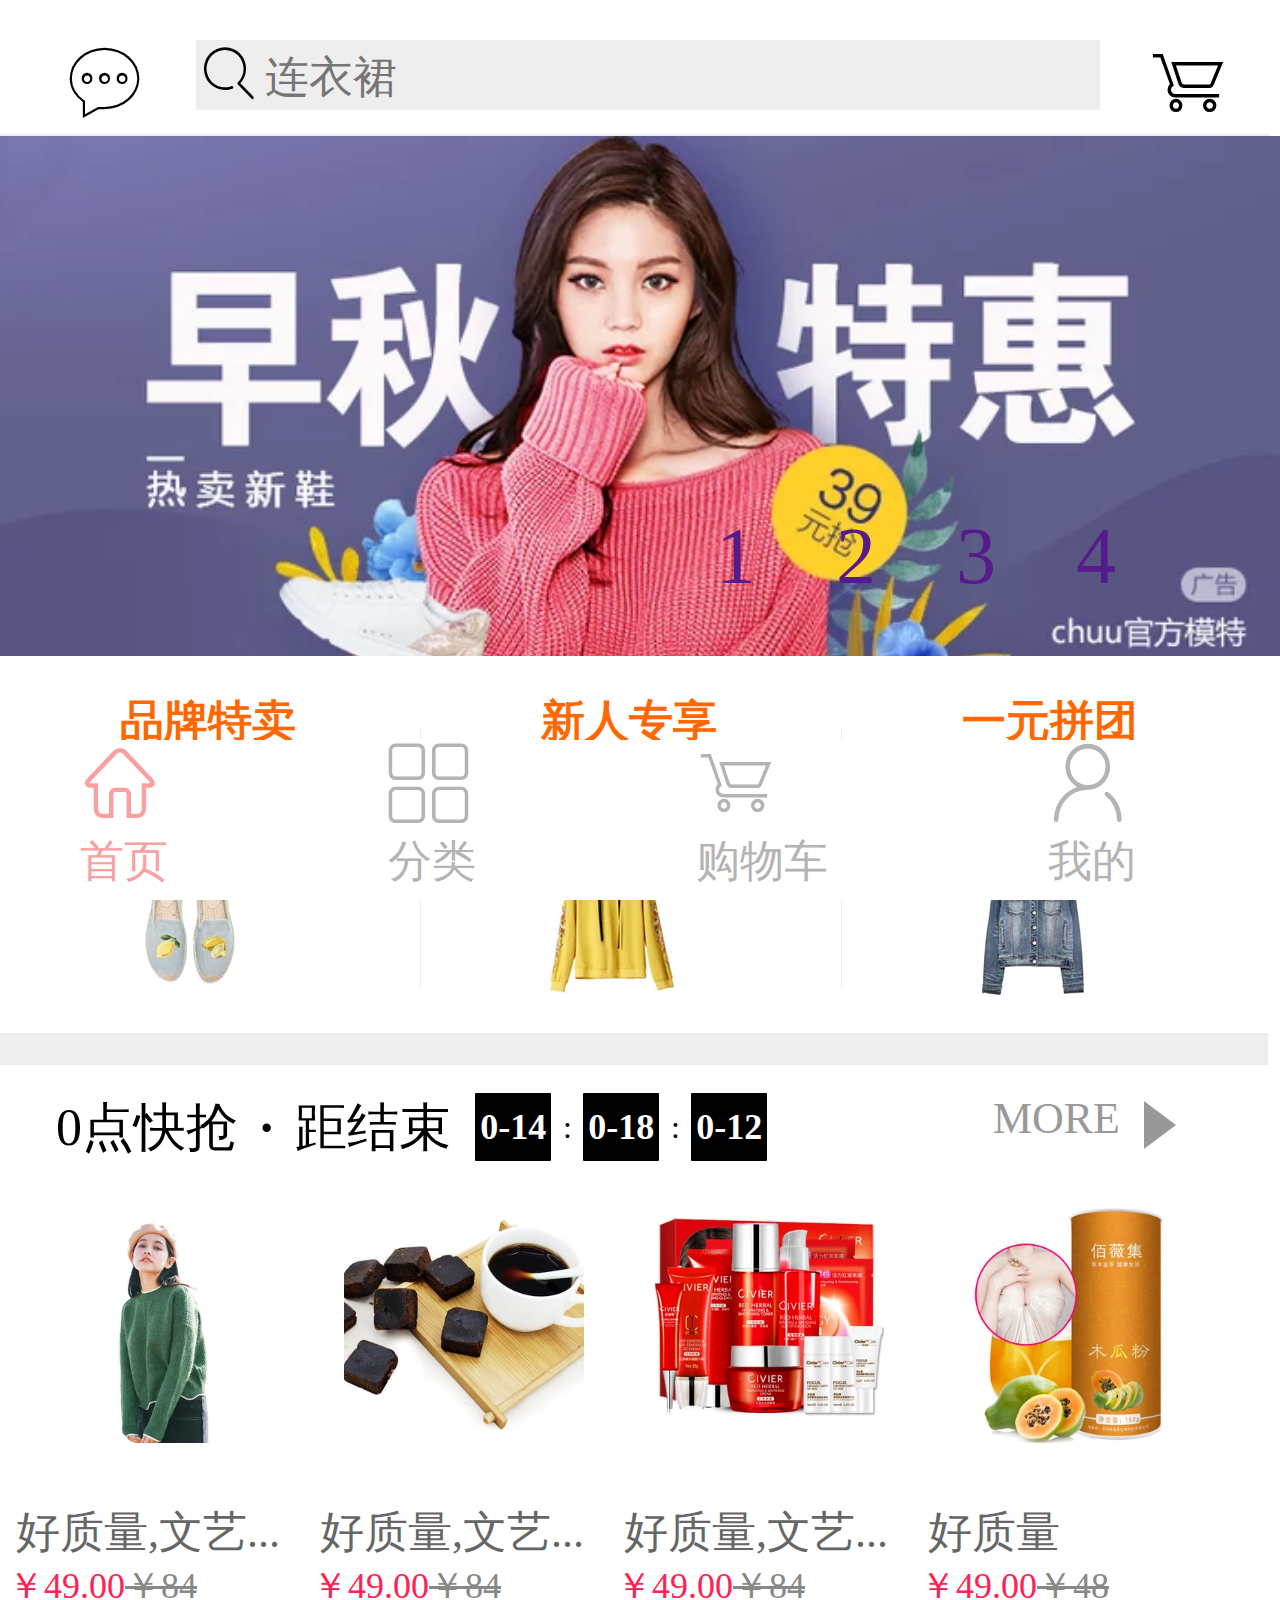
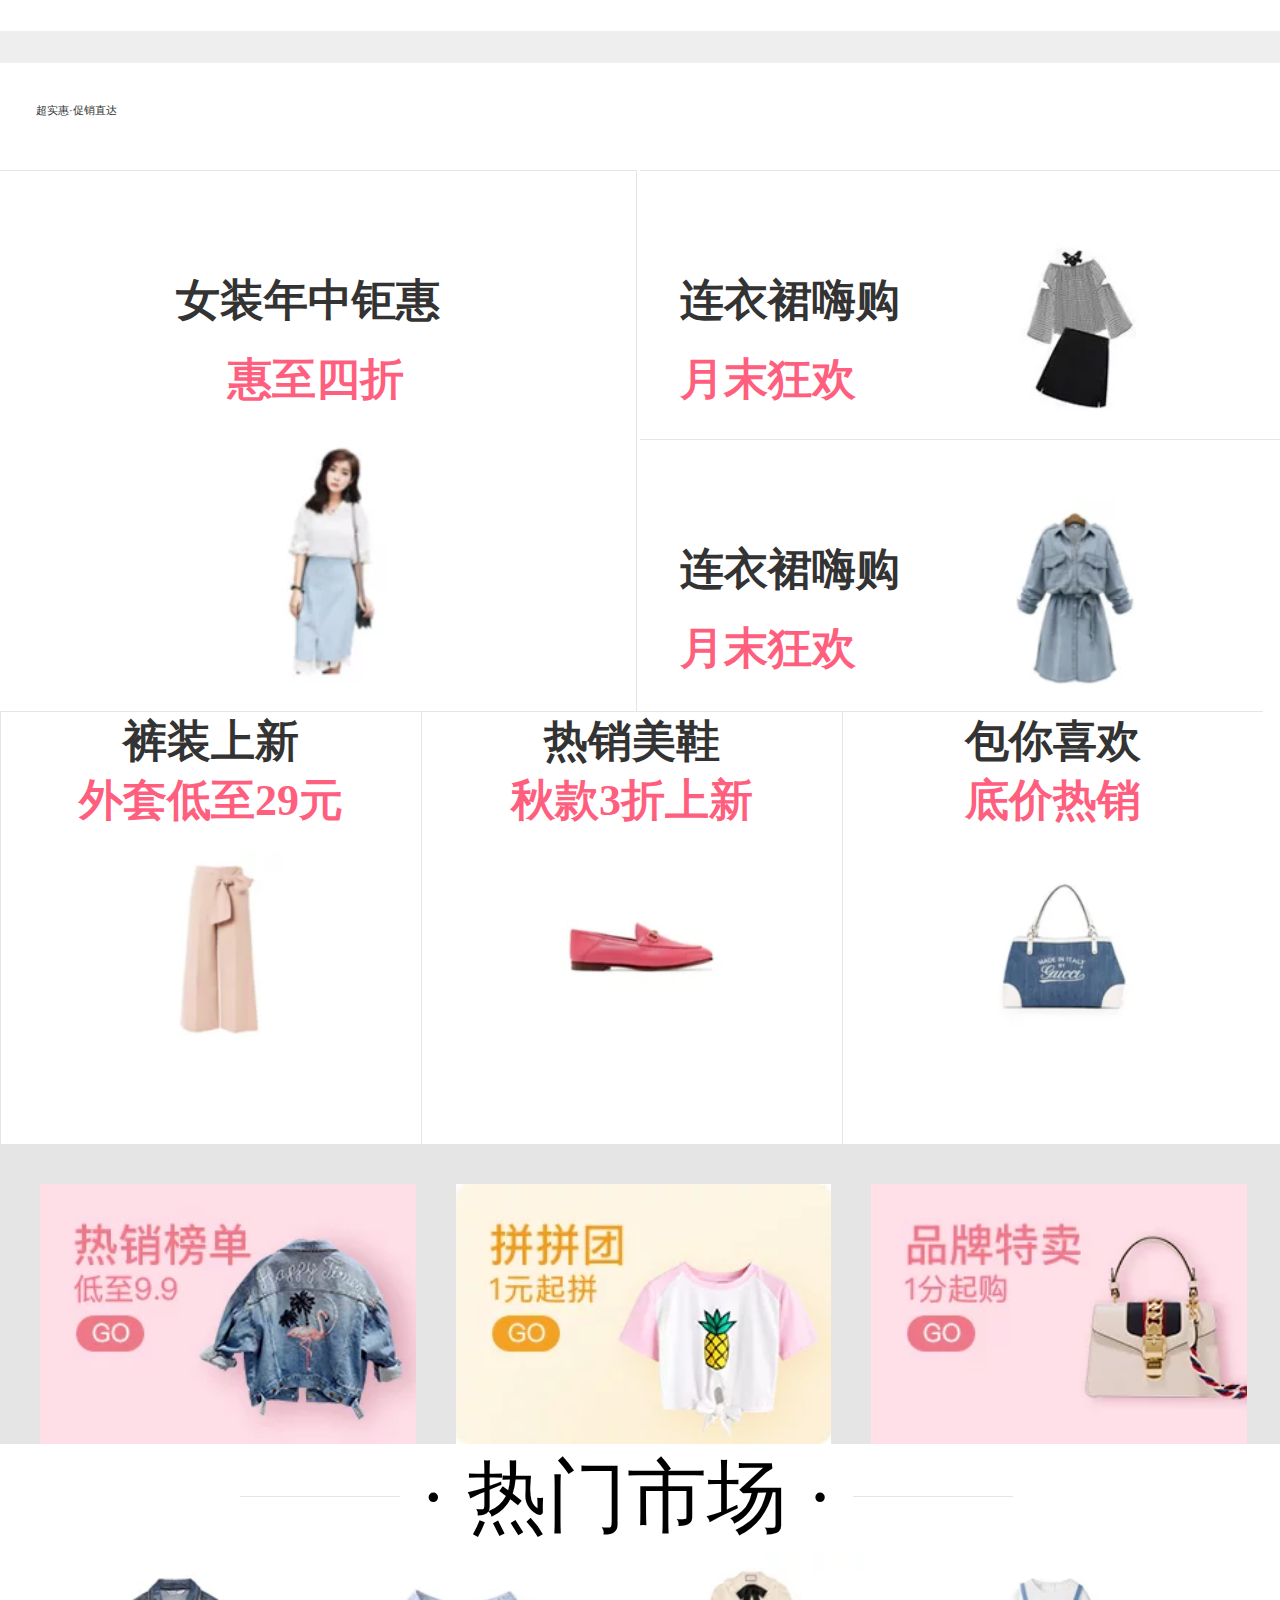
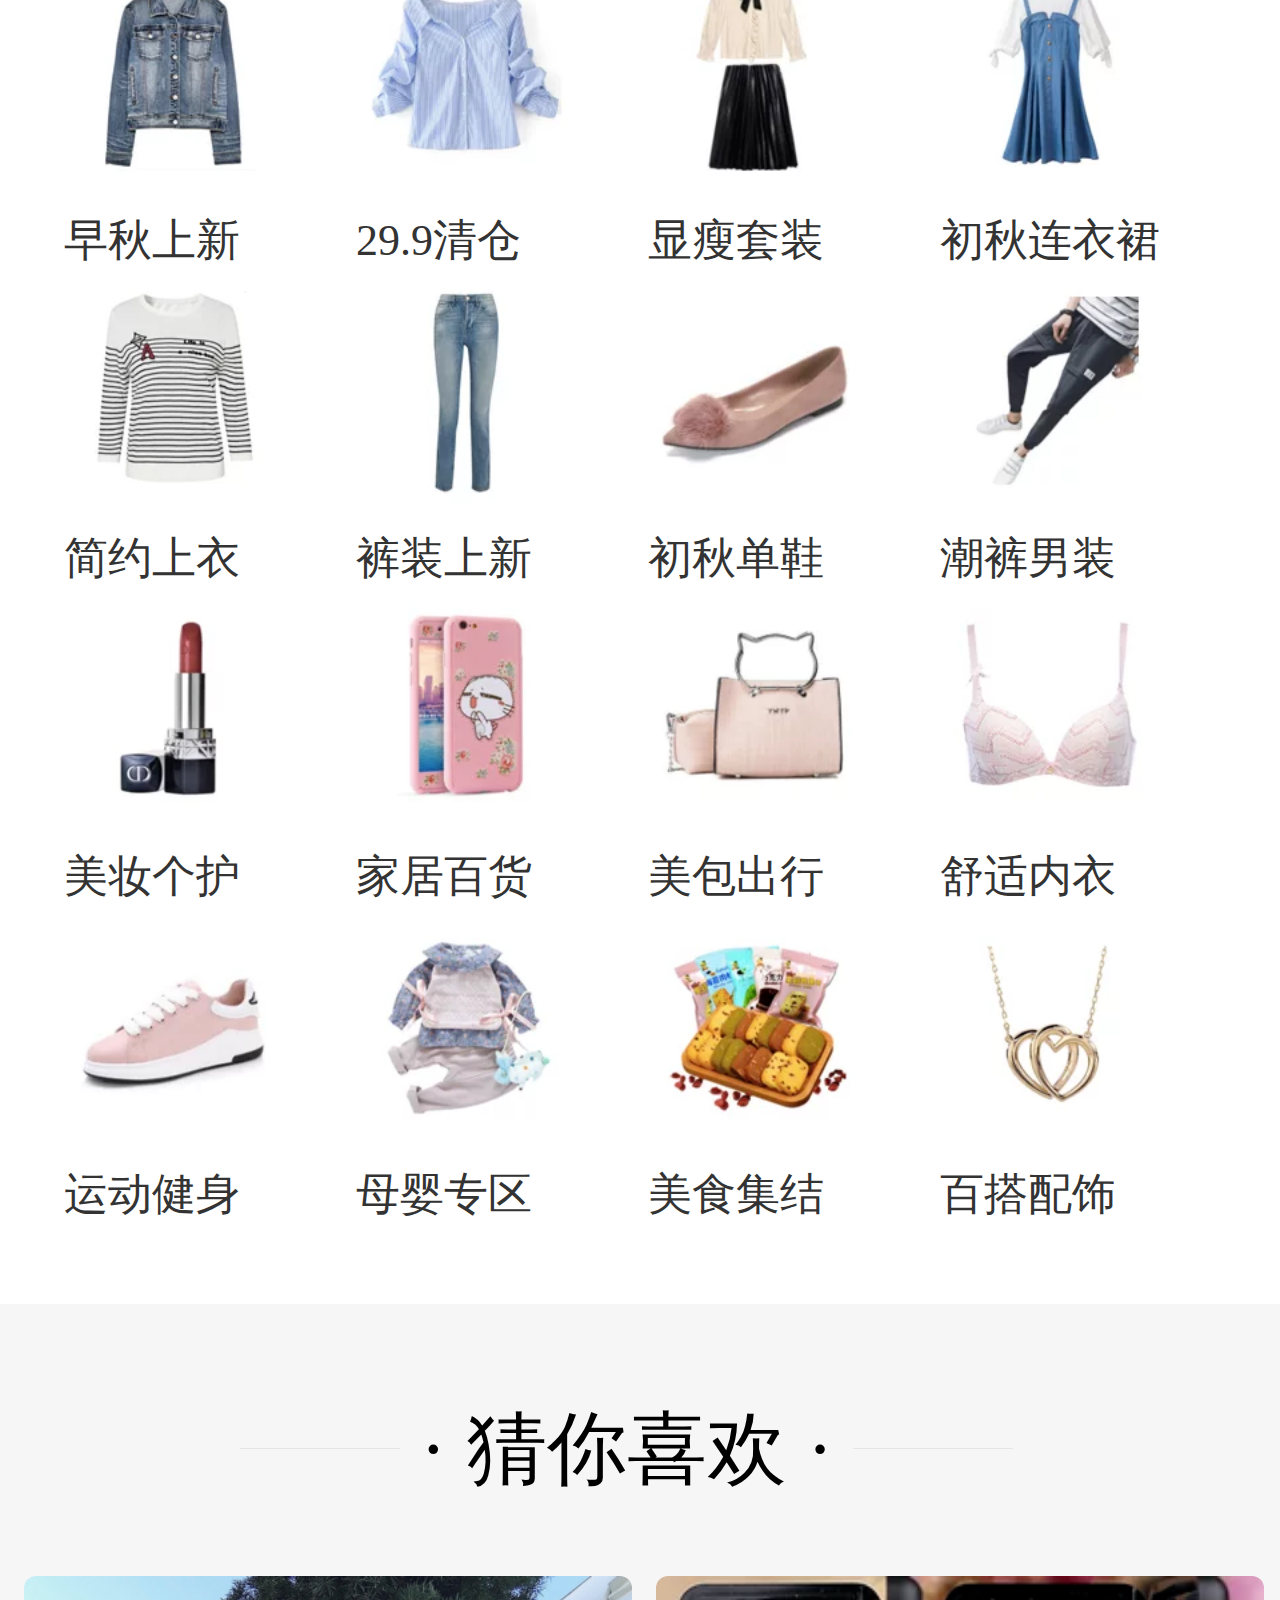
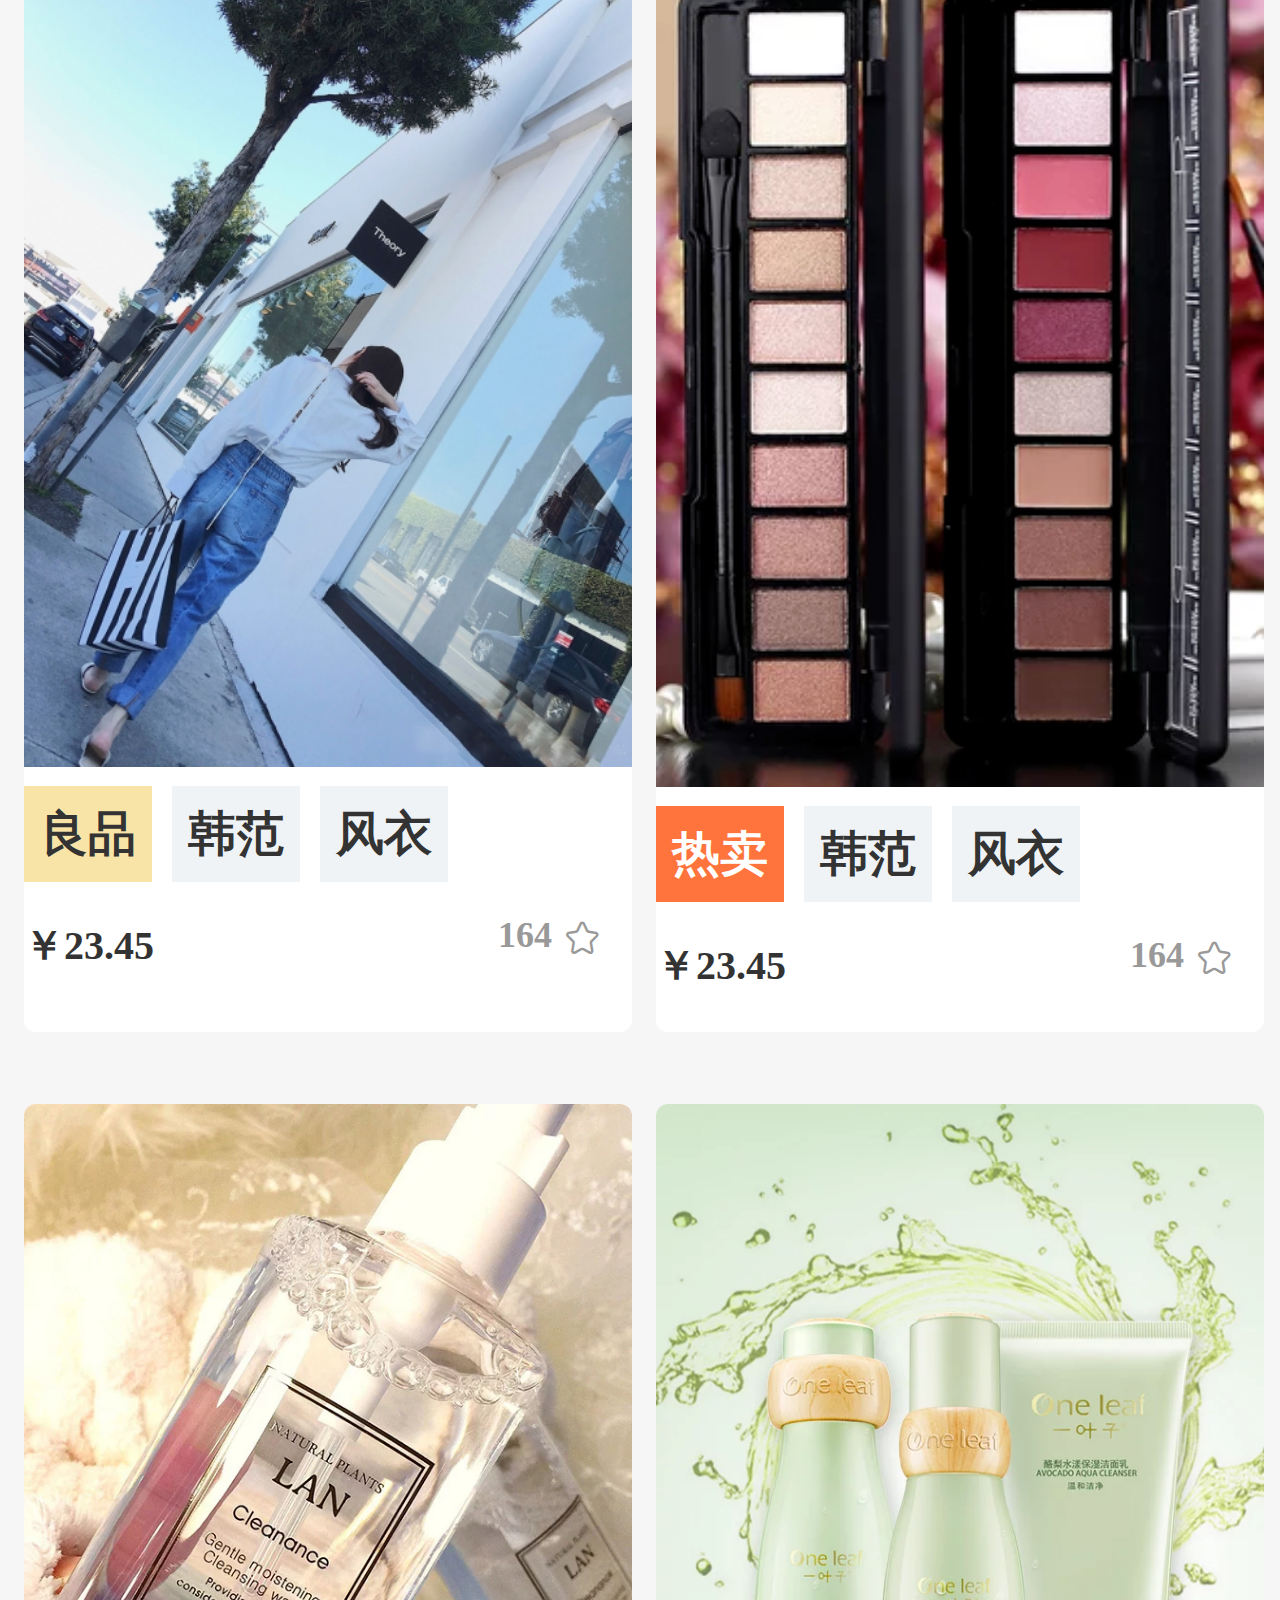
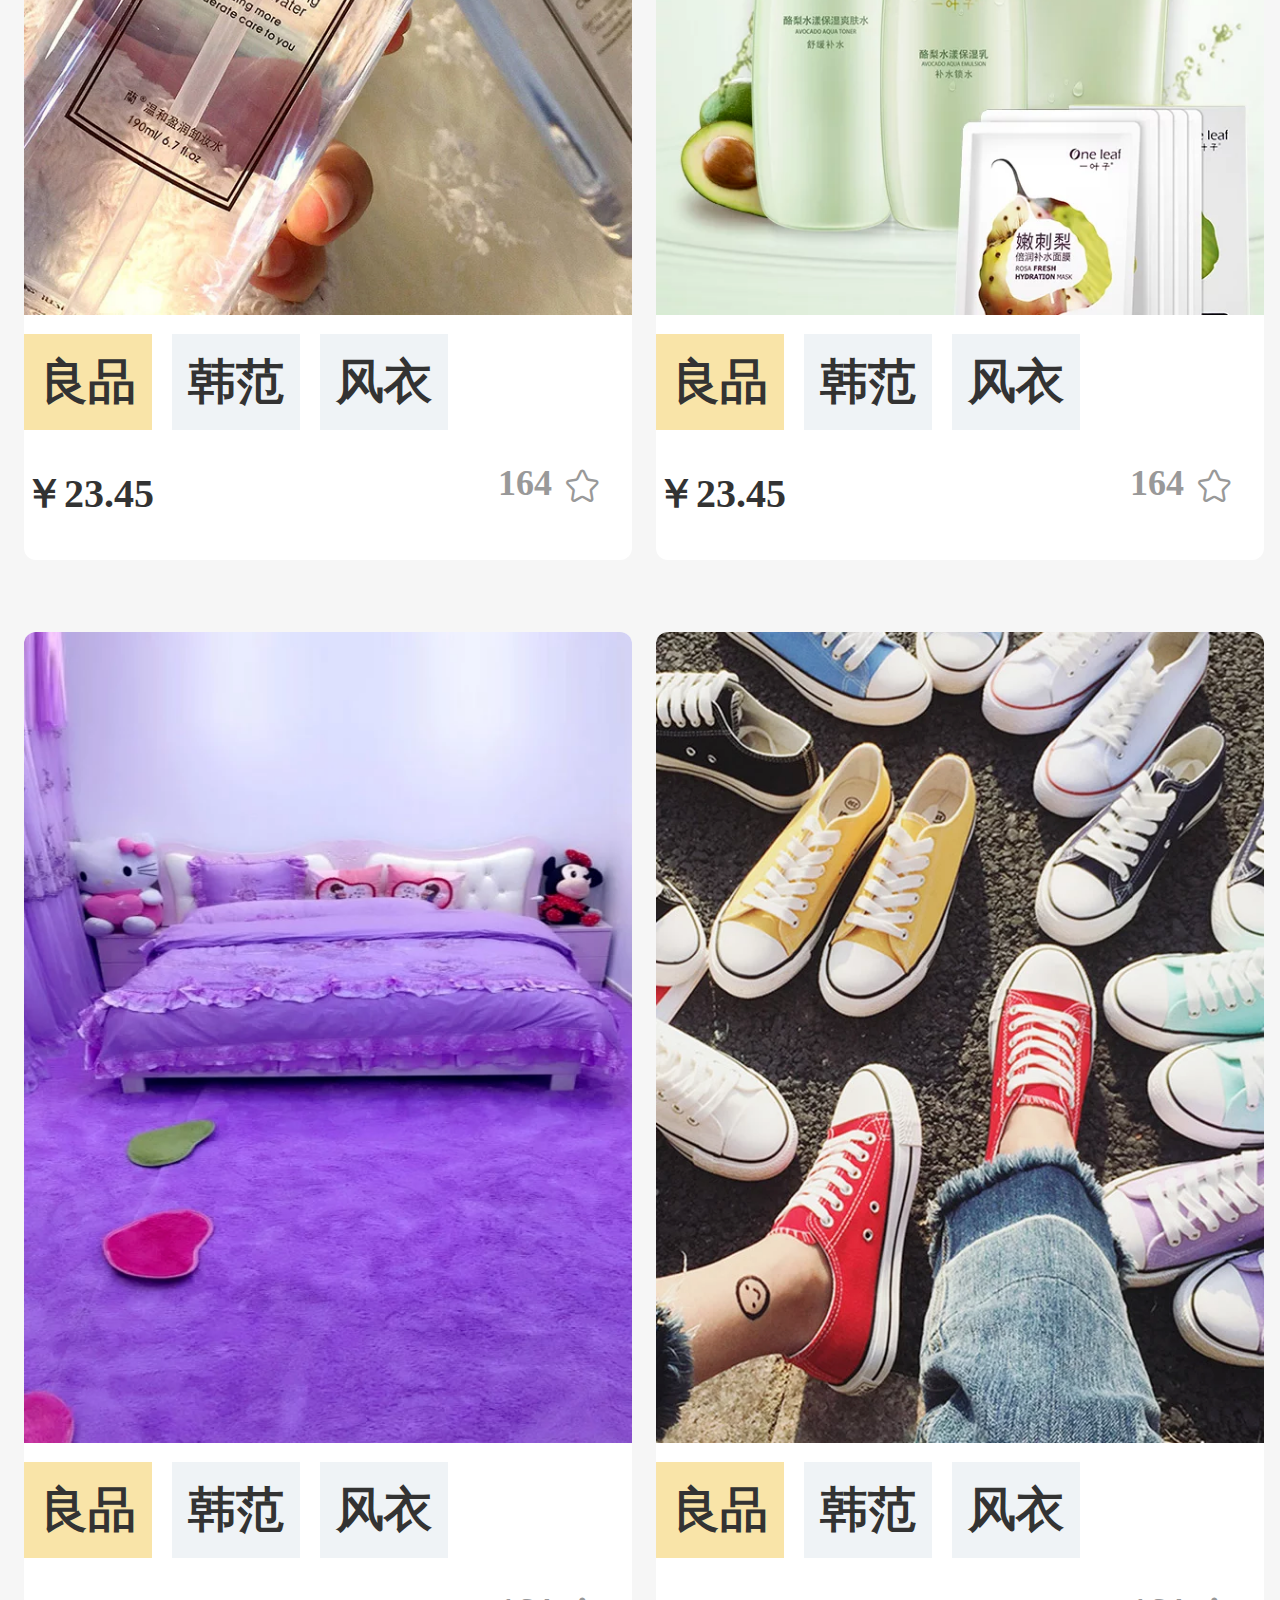
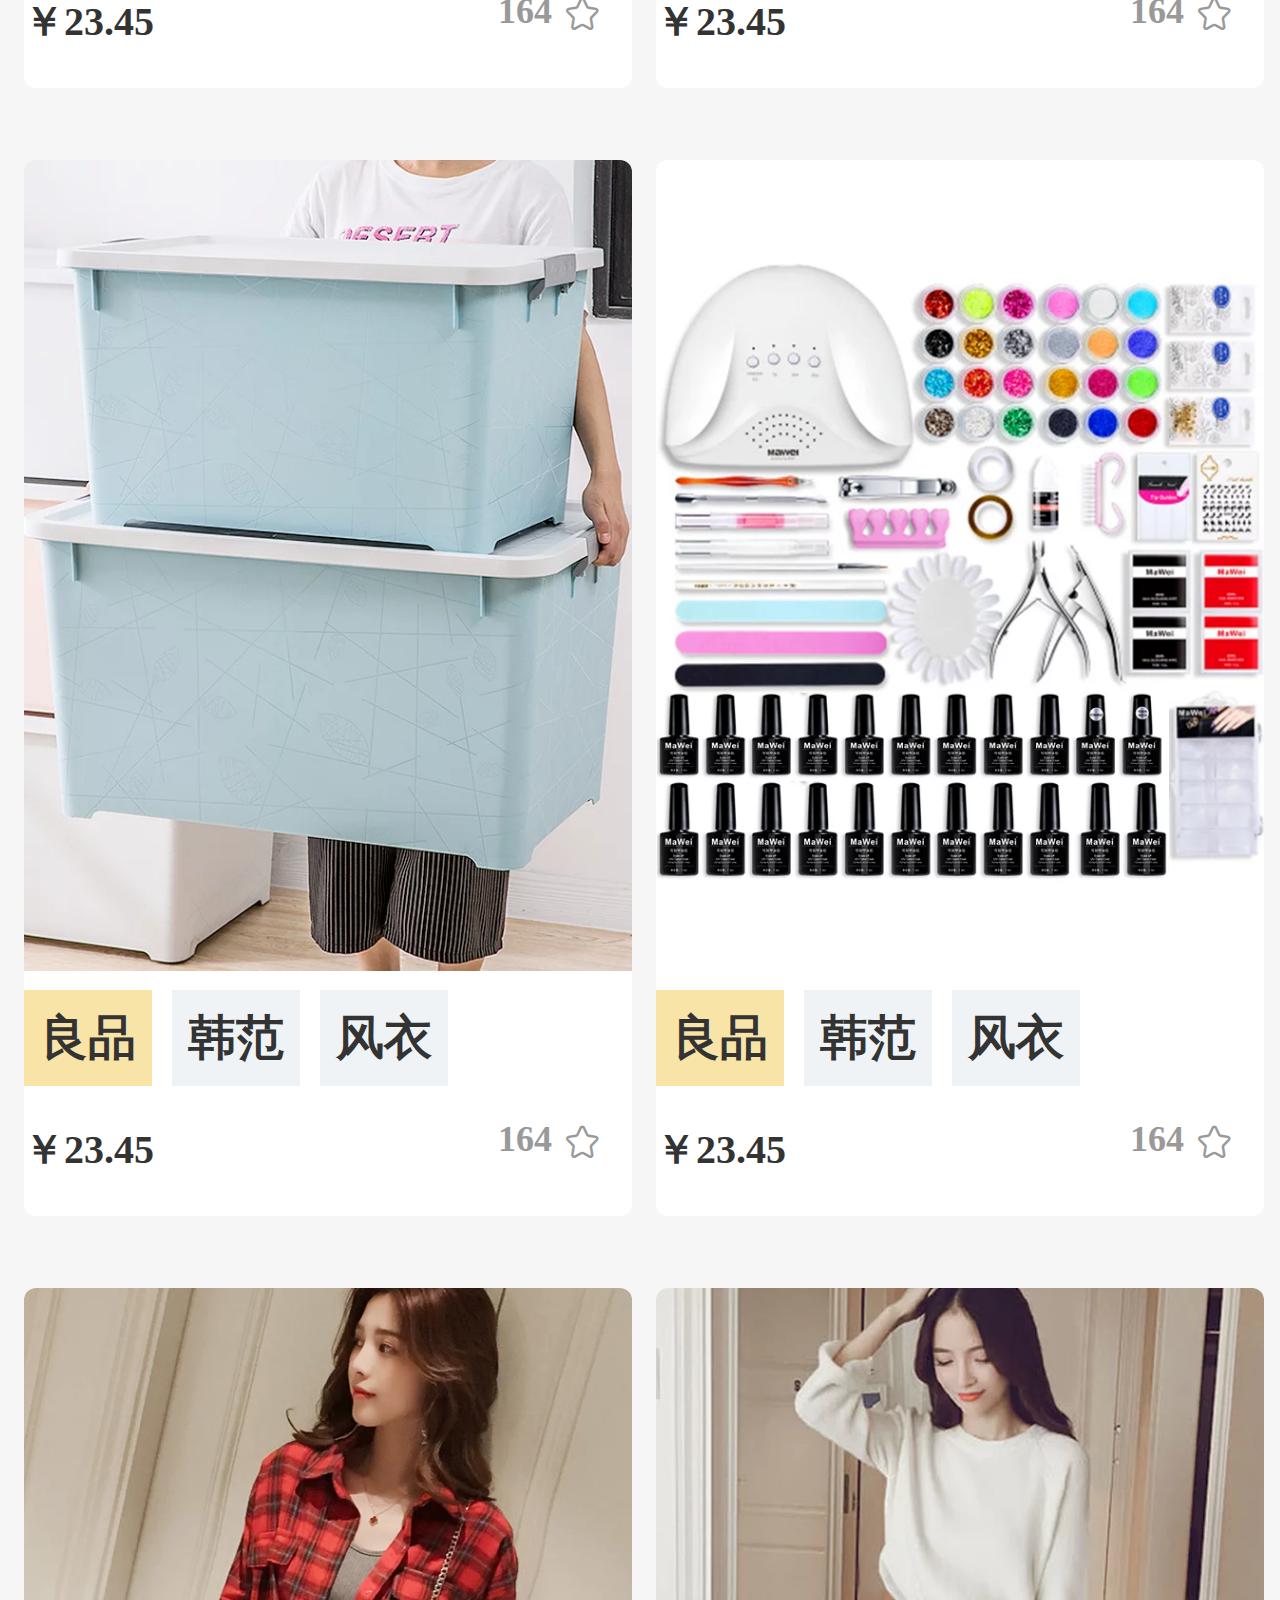
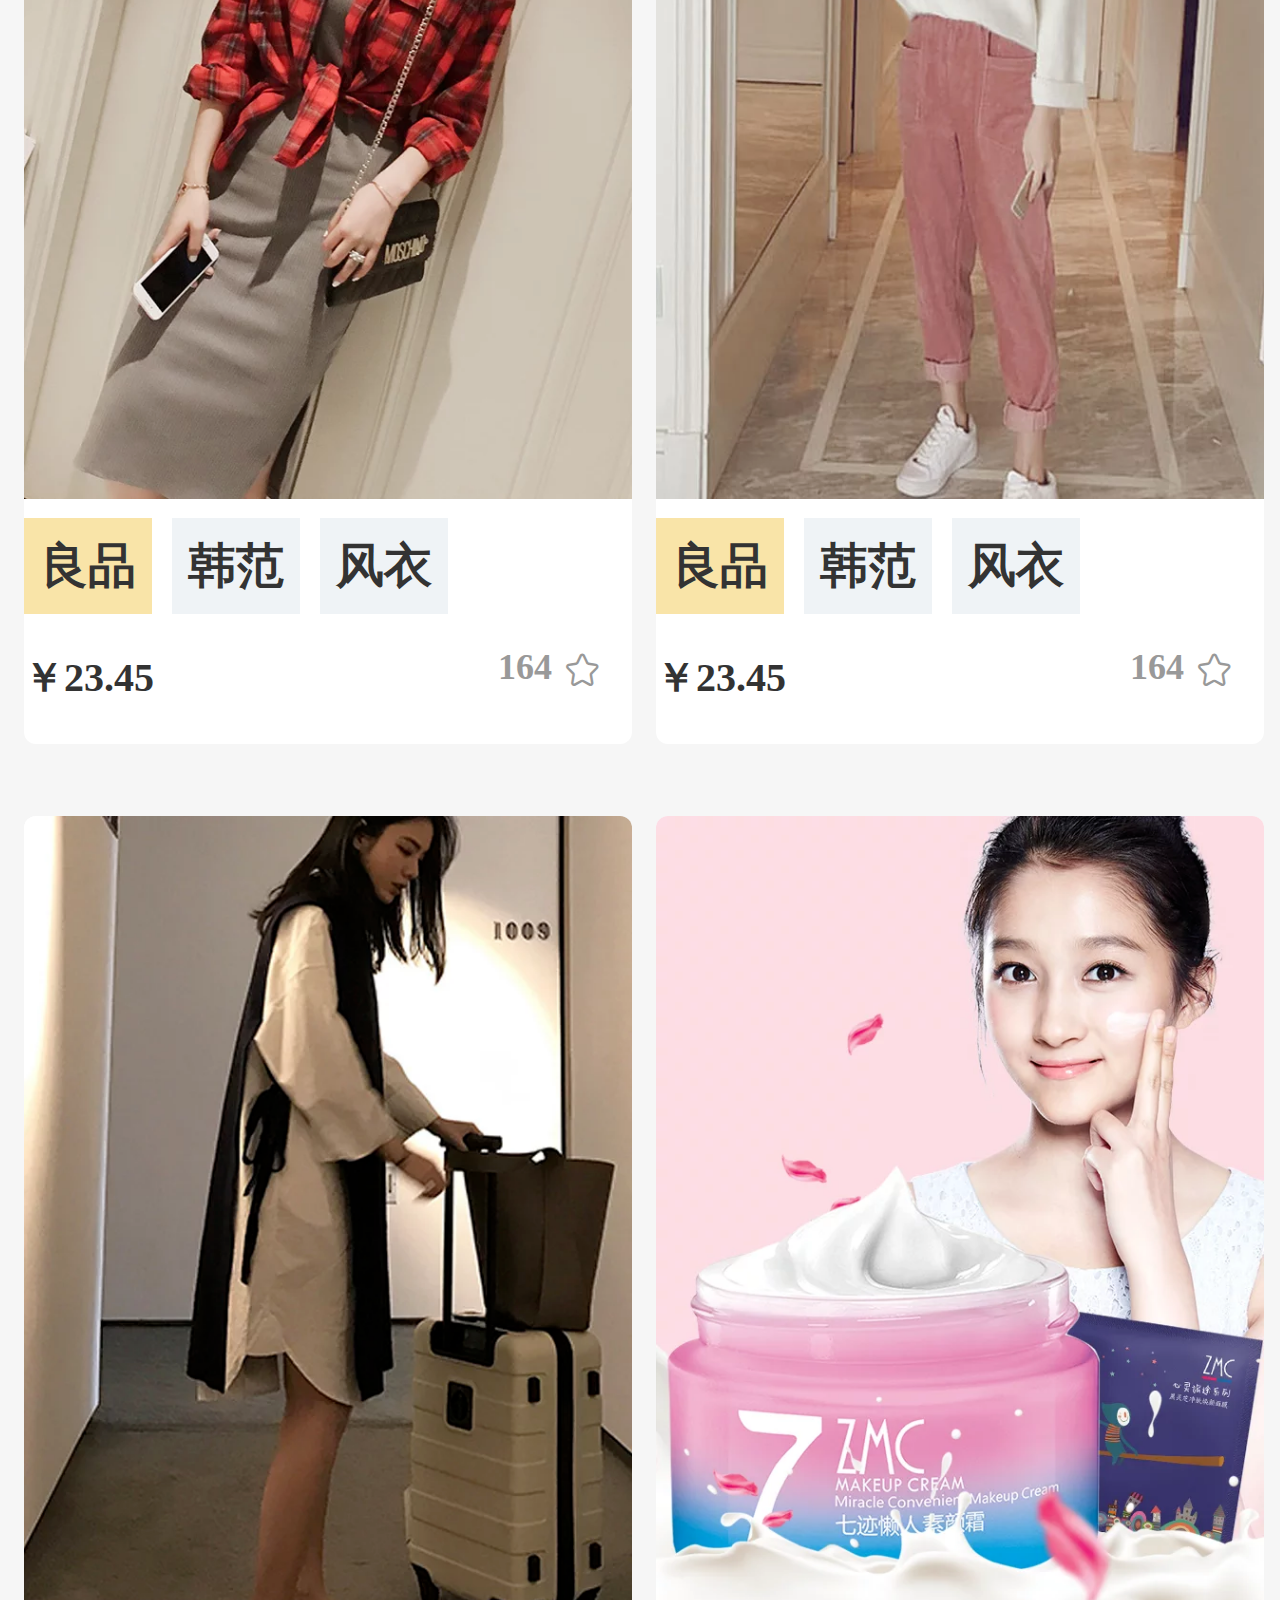
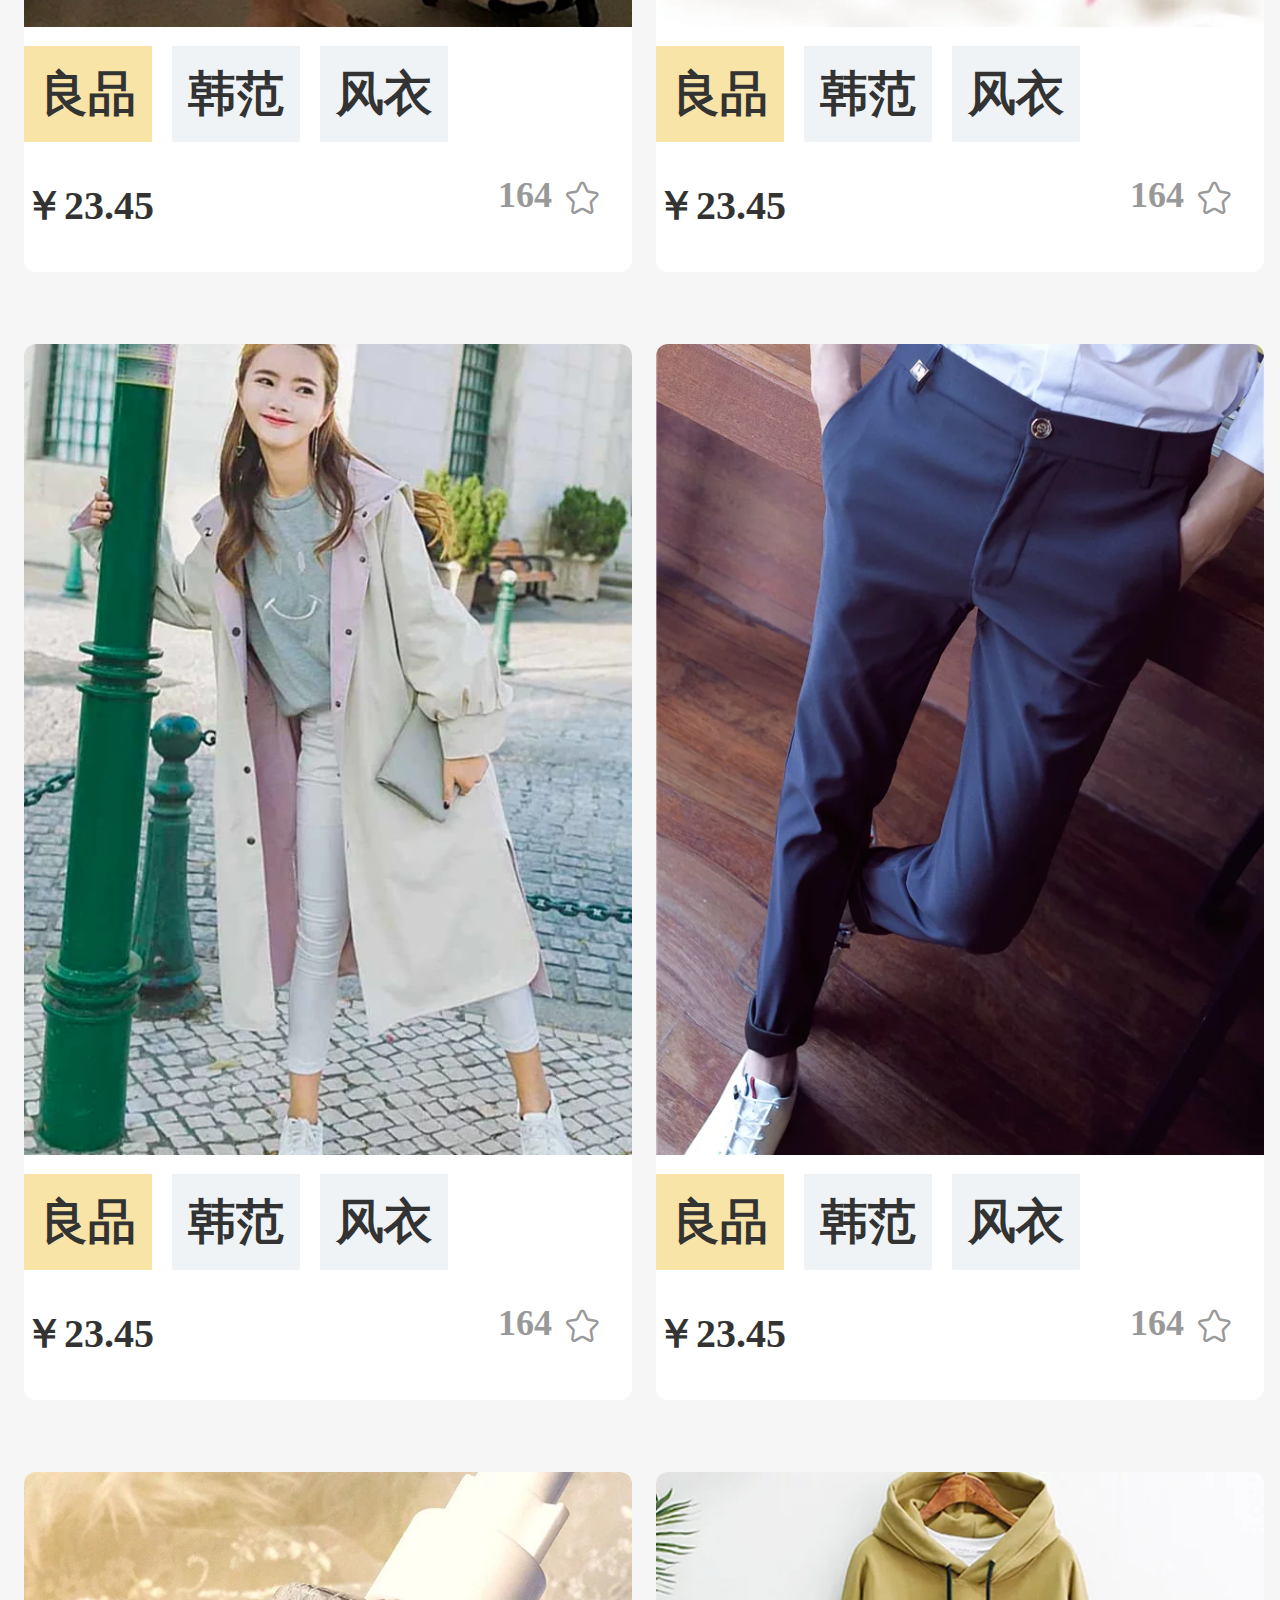
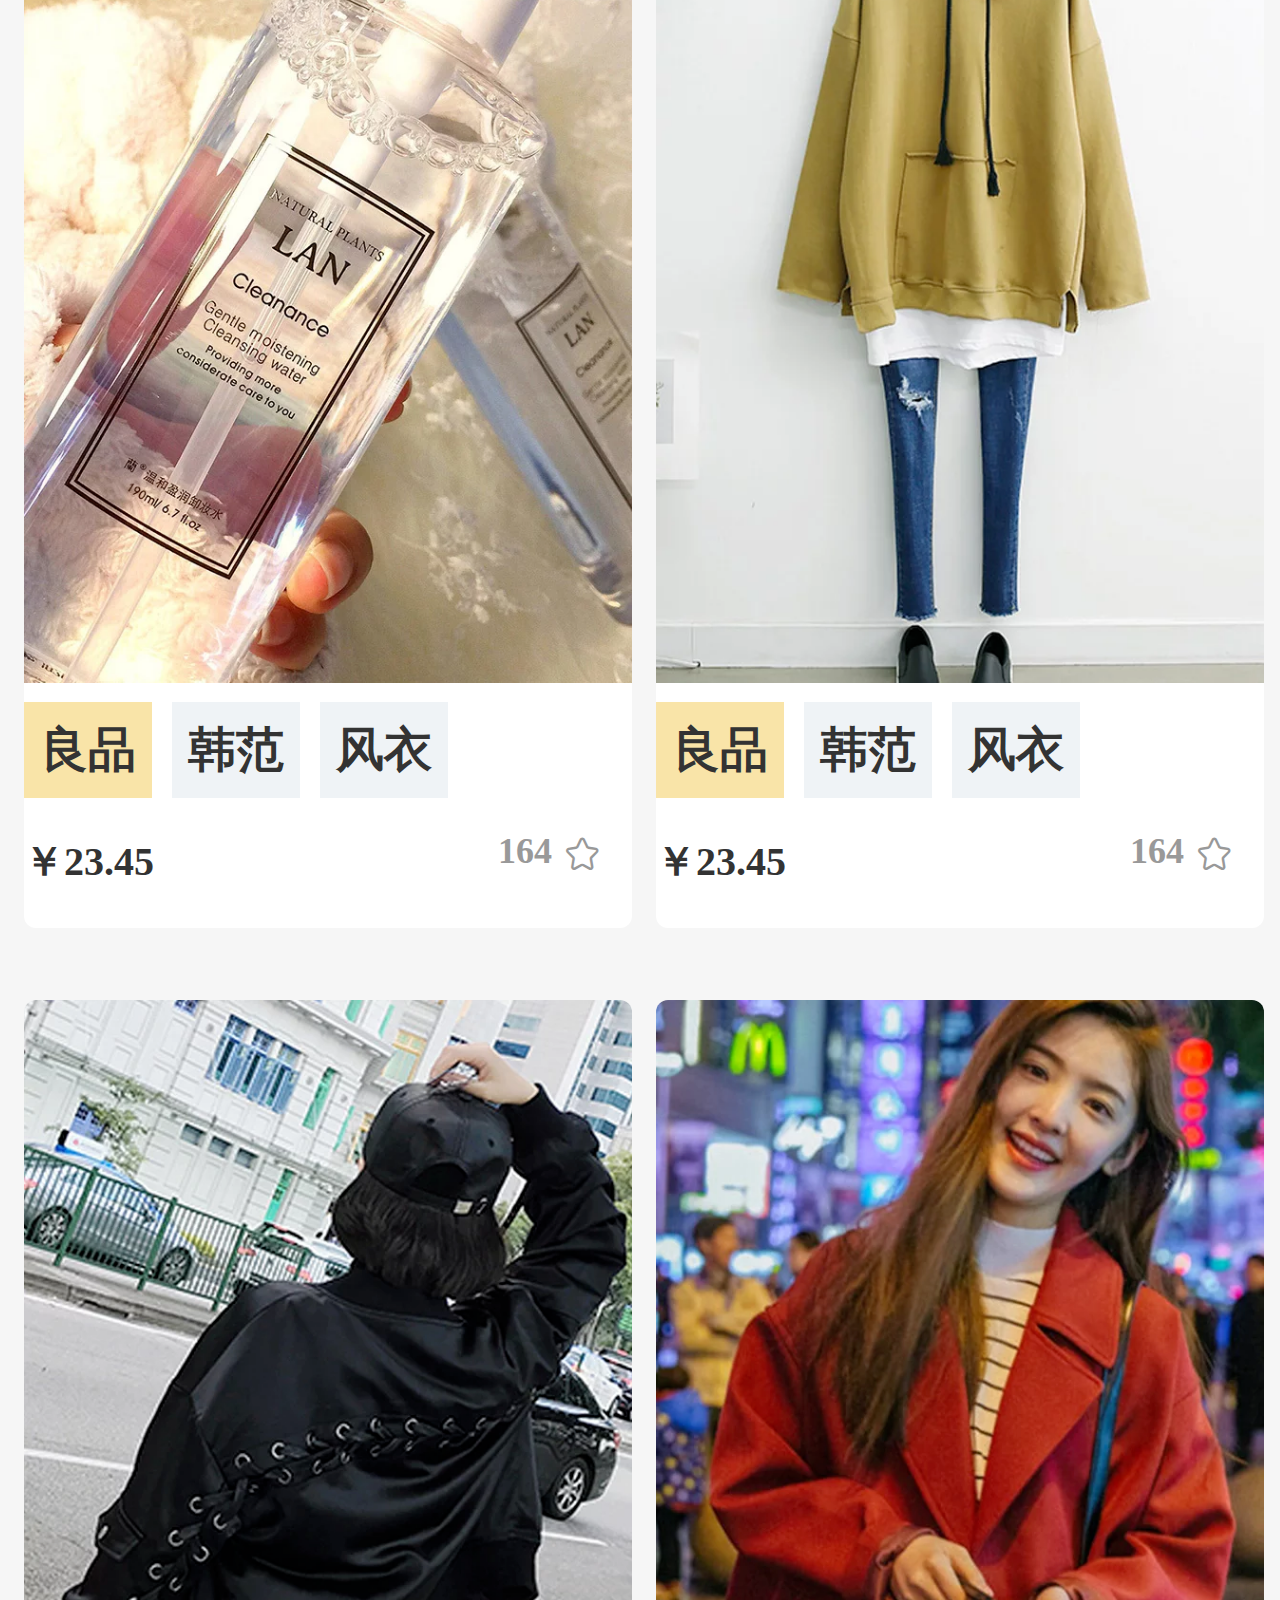
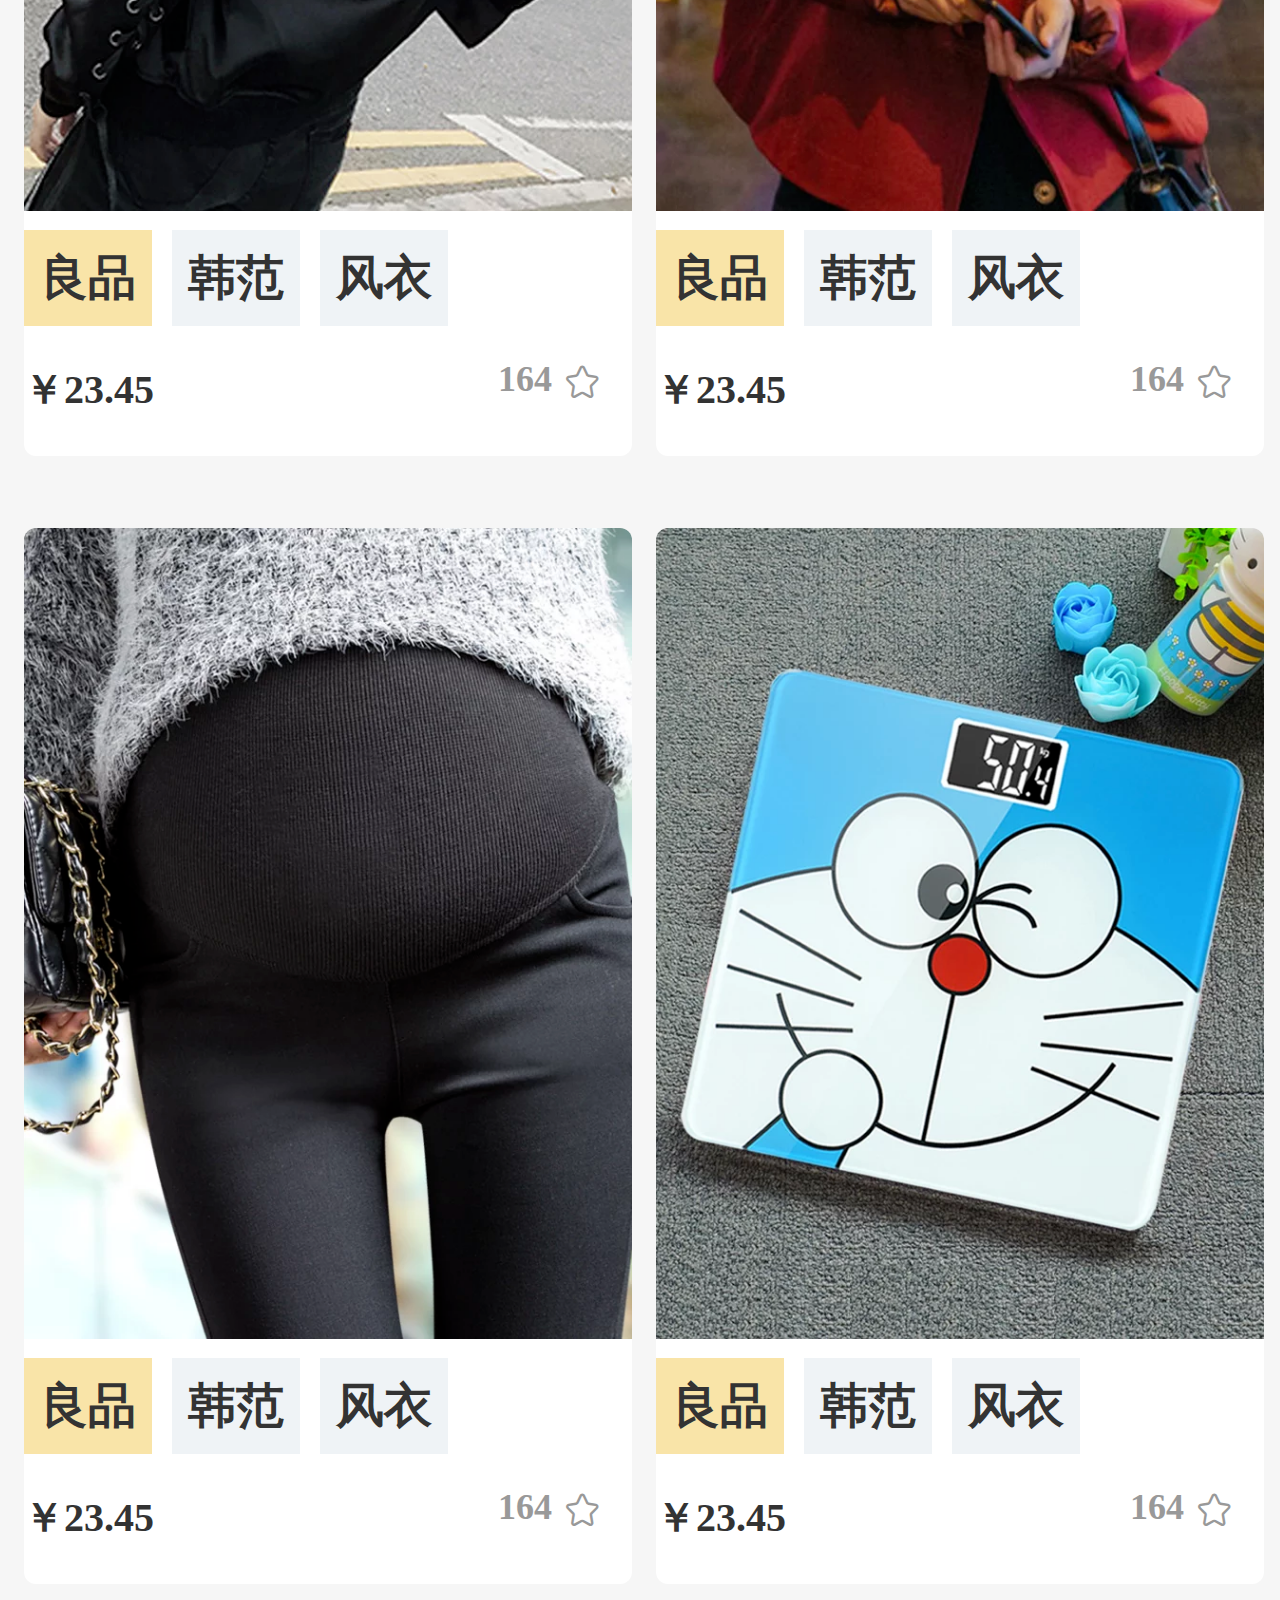
<file: index.html>
<!DOCTYPE html>
<html>
<meta name="viewport" content="width=device-width, initial-scale=1, maximum-scale=1, user-scalable=no">
<head>
	<title></title>
	<script src="js/index.js"></script>
	<link rel="stylesheet" type="text/css" href="css/index.css">
	<link rel="stylesheet" type="text/css" href="font/iconfont.css">
	<link rel="stylesheet" type="text/css" href="css/reset.css">
</head>
<body>
	<div id="top">
		<span>&#xe61b;</span>
		<div class="search">
			<span>&#xe6ac;</span>
			<input type="text" placeholder="连衣裙">
		</div>
		<div class="top-right">
			<span>&#xe603;</span>
		</div>
		<div class="top-middle">
			<div class="line"></div>
			<div id="box">
				<ul id="mylist">
					<li><a><img src="img/1.png" alt=""></a></li>
					<li><a><img src="img/122.webp" alt=""></a></li>
					<li><a><img src="img/123.webp" alt=""></a></li>
					<li><a><img src="img/124.webp" alt=""></a></li>
				</ul>
				<ul id="underNum">
					<li><a href="">1</a></li>
					<li><a href="">2</a></li>
					<li><a href="">3</a></li>
					<li><a href="">4</a></li>
				</ul>
			</div>
		</div>
		<div class="top-bottom">
			<h1>品牌特卖</h1>
			<h2>大牌9.9元</h2>
			<img src="img/2.png" alt="">
		</div>
		<div class="hgr"></div>
		<div class="top-bottom">
			<h1>新人专享</h1>
			<h2>60元现金券...</h2>
			<img src="img/3.png" alt="">
		</div>
		<div class="hgr"></div>
		<div class="top-bottom">
			<h1>一元拼团</h1>
			<h2>火爆成团中...</h2>
			<img src="img/4.png" alt="">
		</div>
		<div class="hgr1"></div>
	</div>
	<div id="test">	
		<p>0点快抢<b>·</b>距结束</p>
		<h4 id="h"></h4>
		<span>:</span>
		<h4 id="m"></h4>
		<span>:</span>
		<h4 id="s"></h4>
	</div>
	<div id="more">	
		<div class="box"></div>
		<p>MORE</p>
		<div class="rob">
			<div class="one">
				<img src="img/5.png" alt="">
				<p>好质量,文艺...</p>
				<h1>￥49.00<del>￥84</del></h1>
			</div>
			<div class="one">
				<img src="img/6.png" alt="">
				<p>好质量,文艺...</p>
				<h1>￥49.00<del>￥84</del></h1>
			</div>
			<div class="one">
				<img src="img/7.png" alt="">
				<p>好质量,文艺...</p>
				<h1>￥49.00<del>￥84</del></h1>
			</div>
			<div class="one">
				<img src="img/8.png" alt="">
				<p>好质量</p>
				<h1>￥49.00<del>￥48</del></h1>
			</div>
		</div>
		<div class="hgr1"></div>	
	</div>
	<div id="affor">
		<p>超实惠·促销直达</p>
		<div class="box">
			<h1>女装年中钜惠</h1>
			<h2>惠至四折</h2>
			<img src="img/9.png" alt="">
		</div>
		<div class="pane">
			<h1>连衣裙嗨购</h1>
			<h2>月末狂欢</h2>
			<img src="img/10.png" alt="">
		</div>
		<div class="pane">
			<h1>连衣裙嗨购</h1>
			<h2>月末狂欢</h2>
			<img src="img/11.png" alt="">
		</div>
		<div class="able">
			<div class="son">
				<h1>裤装上新</h1>
				<h2>外套低至29元</h2>
				<img src="img/12.png" alt="">
			</div>
			<div class="son">
				<h1>热销美鞋</h1>
				<h2>秋款3折上新</h2>
				<img src="img/13.png" alt="">
			</div>
			<div class="son">
				<h1>包你喜欢</h1>
				<h2>底价热销</h2>
				<img src="img/14.png" alt="">
			</div>
		</div>
		<div class="gaine">
			<img src="img/15.png" alt="">
			<img src="img/16.png" alt="">
			<img src="img/17.png" alt="">
		</div>
	</div>
	<div id="hot">
		<p> · 热门市场 ·</p>
		<div class="market">
			<div class="imgs">
				<img src="img/18.png" alt="">
				<h6>早秋上新</h6>
			</div>
			<div class="imgs">
				<img src="img/19.png" alt="">
				<h6>29.9清仓</h6>
			</div>
			<div class="imgs">
				<img src="img/20.png" alt="">
				<h6>显瘦套装</h6>
			</div>
			<div class="imgs">
				<img src="img/21.png" alt="">
				<h6>初秋连衣裙</h6>
			</div>
			<div class="imgs">
				<img src="img/22.png" alt="">
				<h6>简约上衣</h6>
			</div>
			<div class="imgs">
				<img src="img/23.png" alt="">
				<h6>裤装上新</h6>
			</div>
			<div class="imgs">
				<img src="img/24.png" alt="">
				<h6>初秋单鞋</h6>
			</div>
			<div class="imgs">
				<img src="img/25.png" alt="">
				<h6>潮裤男装</h6>
			</div>
			<div class="imgs">
				<img src="img/26.png" alt="">
				<h6>美妆个护</h6>
			</div>
			<div class="imgs">
				<img src="img/27.png" alt="">
				<h6>家居百货</h6>
			</div>
			<div class="imgs">
				<img src="img/28.png" alt="">
				<h6>美包出行</h6>
			</div>
			<div class="imgs">
				<img src="img/29.png" alt="">
				<h6>舒适内衣</h6>
			</div>
			<div class="imgs">
				<img src="img/30.png" alt="">
				<h6>运动健身</h6>
			</div>
			<div class="imgs">
				<img src="img/31.png" alt="">
				<h6>母婴专区</h6>
			</div>
			<div class="imgs">
				<img src="img/32.png" alt="">
				<h6>美食集结</h6>
			</div>
			<div class="imgs">
				<img src="img/33.png" alt="">
				<h6>百搭配饰</h6>
			</div>
		</div>
	</div>
	<div id="layout">
		<div id="like">
			<p>· 猜你喜欢 ·</p>
			<div class="guess">
				<div class="box">
					<img src="img/60.png" alt="">
					<h3>良品</h3>
					<h3>韩范</h3>
					<h3>风衣</h3>
					<h4>￥23.45</h4>
					<span>&#xe61d;</span>
					<h5>164</h5>
				</div>
				<div class="box">
					<img src="img/35.png" alt="">
					<h3>热卖</h3>
					<h3>韩范</h3>
					<h3>风衣</h3>
					<h4>￥23.45</h4>
					<span>&#xe61d;</span>
					<h5>164</h5>
				</div>
				<div class="box">
					<img src="img/48.png" alt="">
					<h3>良品</h3>
					<h3>韩范</h3>
					<h3>风衣</h3>
					<h4>￥23.45</h4>
					<span>&#xe61d;</span>
					<h5>164</h5>
				</div>
				<div class="box">
					<img src="img/37.png" alt="">
					<h3>良品</h3>
					<h3>韩范</h3>
					<h3>风衣</h3>
					<h4>￥23.45</h4>
					<span>&#xe61d;</span>
					<h5>164</h5>
				</div>
				<div class="box">
					<img src="img/38.png" alt="">
					<h3>良品</h3>
					<h3>韩范</h3>
					<h3>风衣</h3>
					<h4>￥23.45</h4>
					<span>&#xe61d;</span>
					<h5>164</h5>
				</div>
				<div class="box">
					<img src="img/39.png" alt="">
					<h3>良品</h3>
					<h3>韩范</h3>
					<h3>风衣</h3>
					<h4>￥23.45</h4>
					<span>&#xe61d;</span>
					<h5>164</h5>
				</div>
				<div class="box">
					<img src="img/40.png" alt="">
					<h3>良品</h3>
					<h3>韩范</h3>
					<h3>风衣</h3>
					<h4>￥23.45</h4>
					<span>&#xe61d;</span>
					<h5>164</h5>
				</div>
				<div class="box">
					<img src="img/41.png" alt="">
					<h3>良品</h3>
					<h3>韩范</h3>
					<h3>风衣</h3>
					<h4>￥23.45</h4>
					<span>&#xe61d;</span>
					<h5>164</h5>
				</div>
				<div class="box">
					<img src="img/42.png" alt="">
					<h3>良品</h3>
					<h3>韩范</h3>
					<h3>风衣</h3>
					<h4>￥23.45</h4>
					<span>&#xe61d;</span>
					<h5>164</h5>
				</div>
				<div class="box">
					<img src="img/43.png" alt="">
					<h3>良品</h3>
					<h3>韩范</h3>
					<h3>风衣</h3>
					<h4>￥23.45</h4>
					<span>&#xe61d;</span>
					<h5>164</h5>
				</div>
				<div class="box">
					<img src="img/44.png" alt="">
					<h3>良品</h3>
					<h3>韩范</h3>
					<h3>风衣</h3>
					<h4>￥23.45</h4>
					<span>&#xe61d;</span>
					<h5>164</h5>
				</div>
				<div class="box">
					<img src="img/45.png" alt="">
					<h3>良品</h3>
					<h3>韩范</h3>
					<h3>风衣</h3>
					<h4>￥23.45</h4>
					<span>&#xe61d;</span>
					<h5>164</h5>
				</div>
				<div class="box">
					<img src="img/46.png" alt="">
					<h3>良品</h3>
					<h3>韩范</h3>
					<h3>风衣</h3>
					<h4>￥23.45</h4>
					<span>&#xe61d;</span>
					<h5>164</h5>
				</div>
				<div class="box">
					<img src="img/47.png" alt="">
					<h3>良品</h3>
					<h3>韩范</h3>
					<h3>风衣</h3>
					<h4>￥23.45</h4>
					<span>&#xe61d;</span>
					<h5>164</h5>
				</div>
				<div class="box">
					<img src="img/48.png" alt="">
					<h3>良品</h3>
					<h3>韩范</h3>
					<h3>风衣</h3>
					<h4>￥23.45</h4>
					<span>&#xe61d;</span>
					<h5>164</h5>
				</div>
				<div class="box">
					<img src="img/49.png" alt="">
					<h3>良品</h3>
					<h3>韩范</h3>
					<h3>风衣</h3>
					<h4>￥23.45</h4>
					<span>&#xe61d;</span>
					<h5>164</h5>
				</div>
				<div class="box">
					<img src="img/50.png" alt="">
					<h3>良品</h3>
					<h3>韩范</h3>
					<h3>风衣</h3>
					<h4>￥23.45</h4>
					<span>&#xe61d;</span>
					<h5>164</h5>
				</div>
				<div class="box">
					<img src="img/51.png" alt="">
					<h3>良品</h3>
					<h3>韩范</h3>
					<h3>风衣</h3>
					<h4>￥23.45</h4>
					<span>&#xe61d;</span>
					<h5>164</h5>
				</div>
				<div class="box">
					<img src="img/52.png" alt="">
					<h3>良品</h3>
					<h3>韩范</h3>
					<h3>风衣</h3>
					<h4>￥23.45</h4>
					<span>&#xe61d;</span>
					<h5>164</h5>
				</div>
				<div class="box">
					<img src="img/53.png" alt="">
					<h3>良品</h3>
					<h3>韩范</h3>
					<h3>风衣</h3>
					<h4>￥23.45</h4>
					<span>&#xe61d;</span>
					<h5>164</h5>
				</div>
				<div class="box">
					<img src="img/54.png" alt="">
					<h3>良品</h3>
					<h3>韩范</h3>
					<h3>风衣</h3>
					<h4>￥23.45</h4>
					<span>&#xe61d;</span>
					<h5>164</h5>
				</div>
				<div class="box">
					<img src="img/55png.png" alt="">
					<h3>良品</h3>
					<h3>韩范</h3>
					<h3>风衣</h3>
					<h4>￥23.45</h4>
					<span>&#xe61d;</span>
					<h5>164</h5>
				</div>
				<div class="box">
					<img src="img/56.png" alt="">
					<h3>良品</h3>
					<h3>韩范</h3>
					<h3>风衣</h3>
					<h4>￥23.45</h4>
					<span>&#xe61d;</span>
					<h5>164</h5>
				</div>
				<div class="box">
					<img src="img/57.png" alt="">
					<h3>良品</h3>
					<h3>韩范</h3>
					<h3>风衣</h3>
					<h4>￥23.45</h4>
					<span>&#xe61d;</span>
					<h5>164</h5>
				</div>
				<div class="box">
					<img src="img/58.png" alt="">
					<h3>良品</h3>
					<h3>韩范</h3>
					<h3>风衣</h3>
					<h4>￥23.45</h4>
					<span>&#xe61d;</span>
					<h5>164</h5>
				</div>
				<div class="box">
					<img src="img/59.png" alt="">
					<h3>良品</h3>
					<h3>韩范</h3>
					<h3>风衣</h3>
					<h4>￥23.45</h4>
					<span>&#xe61d;</span>
					<h5>164</h5>
				</div>
			</div>
		</div>
	</div>
	<div id="fix">
		<div class="box">
			<div class="son">
				<span>&#xe65c;</span>
				<p>首页</p>
			</div>	
			<div class="son">
				<span>&#xe682;</span>
				<p>分类</p>
			</div>
			<div class="son">
				<span>&#xe603;</span>
				<p><a href="shoping.html">购物车</a></p>
			</div>
			<div class="son">
				<span>&#xe647;</span>
				<p>我的</p>
			</div>
		</div>
	</div> 
</body>
</html>
<script src="js/test.js"></script>
</file>
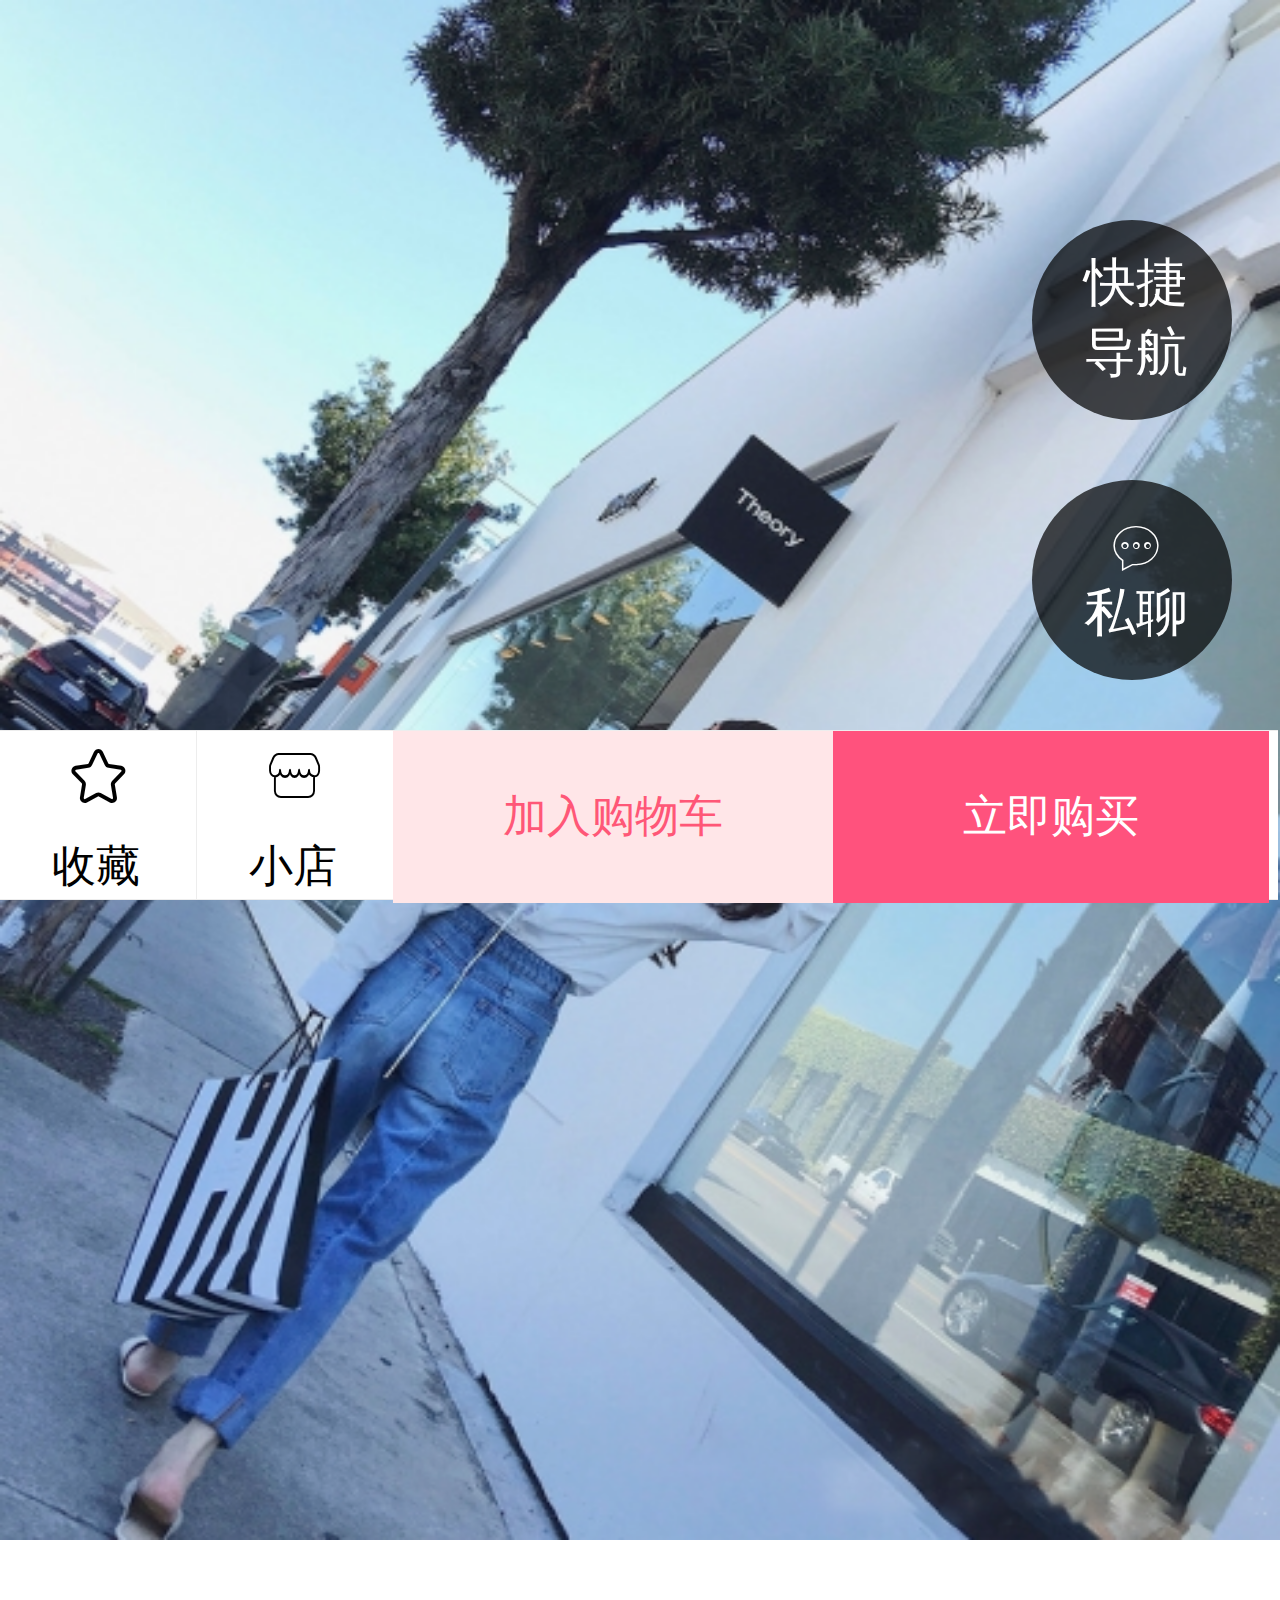
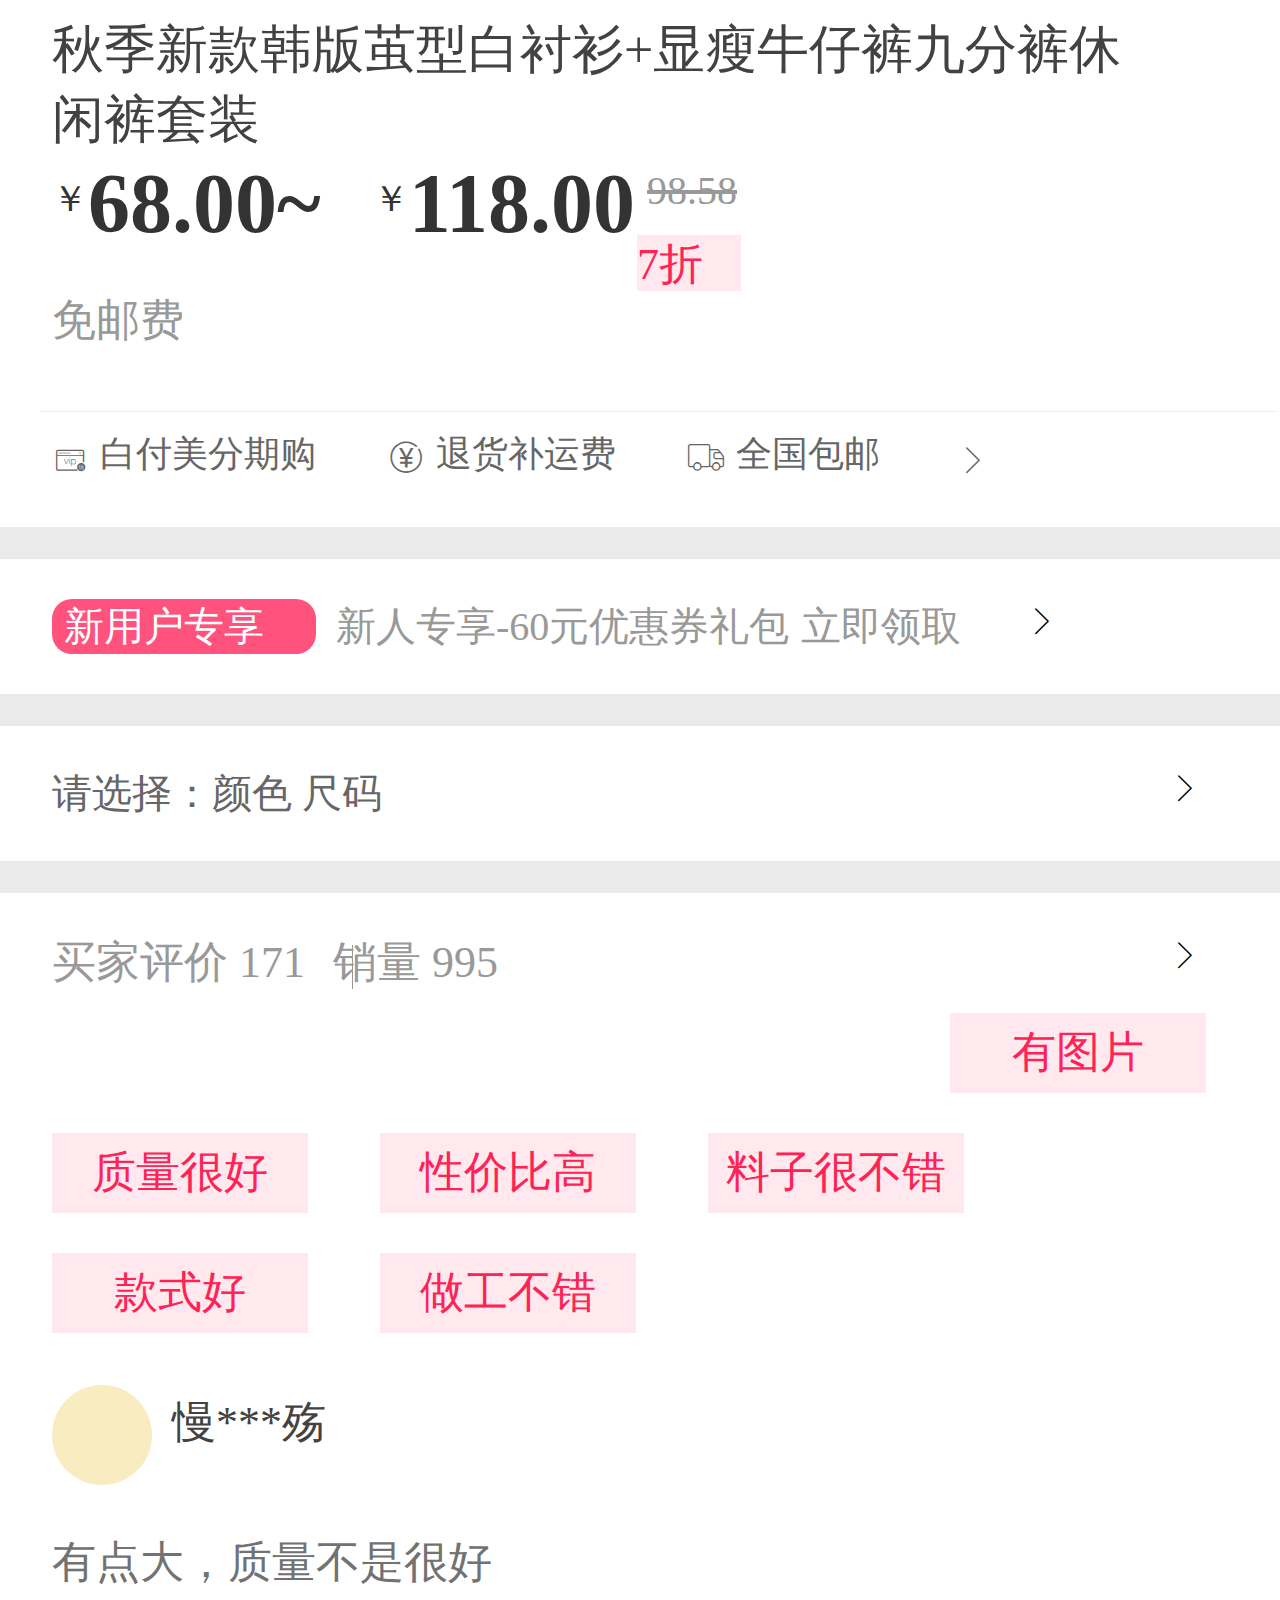
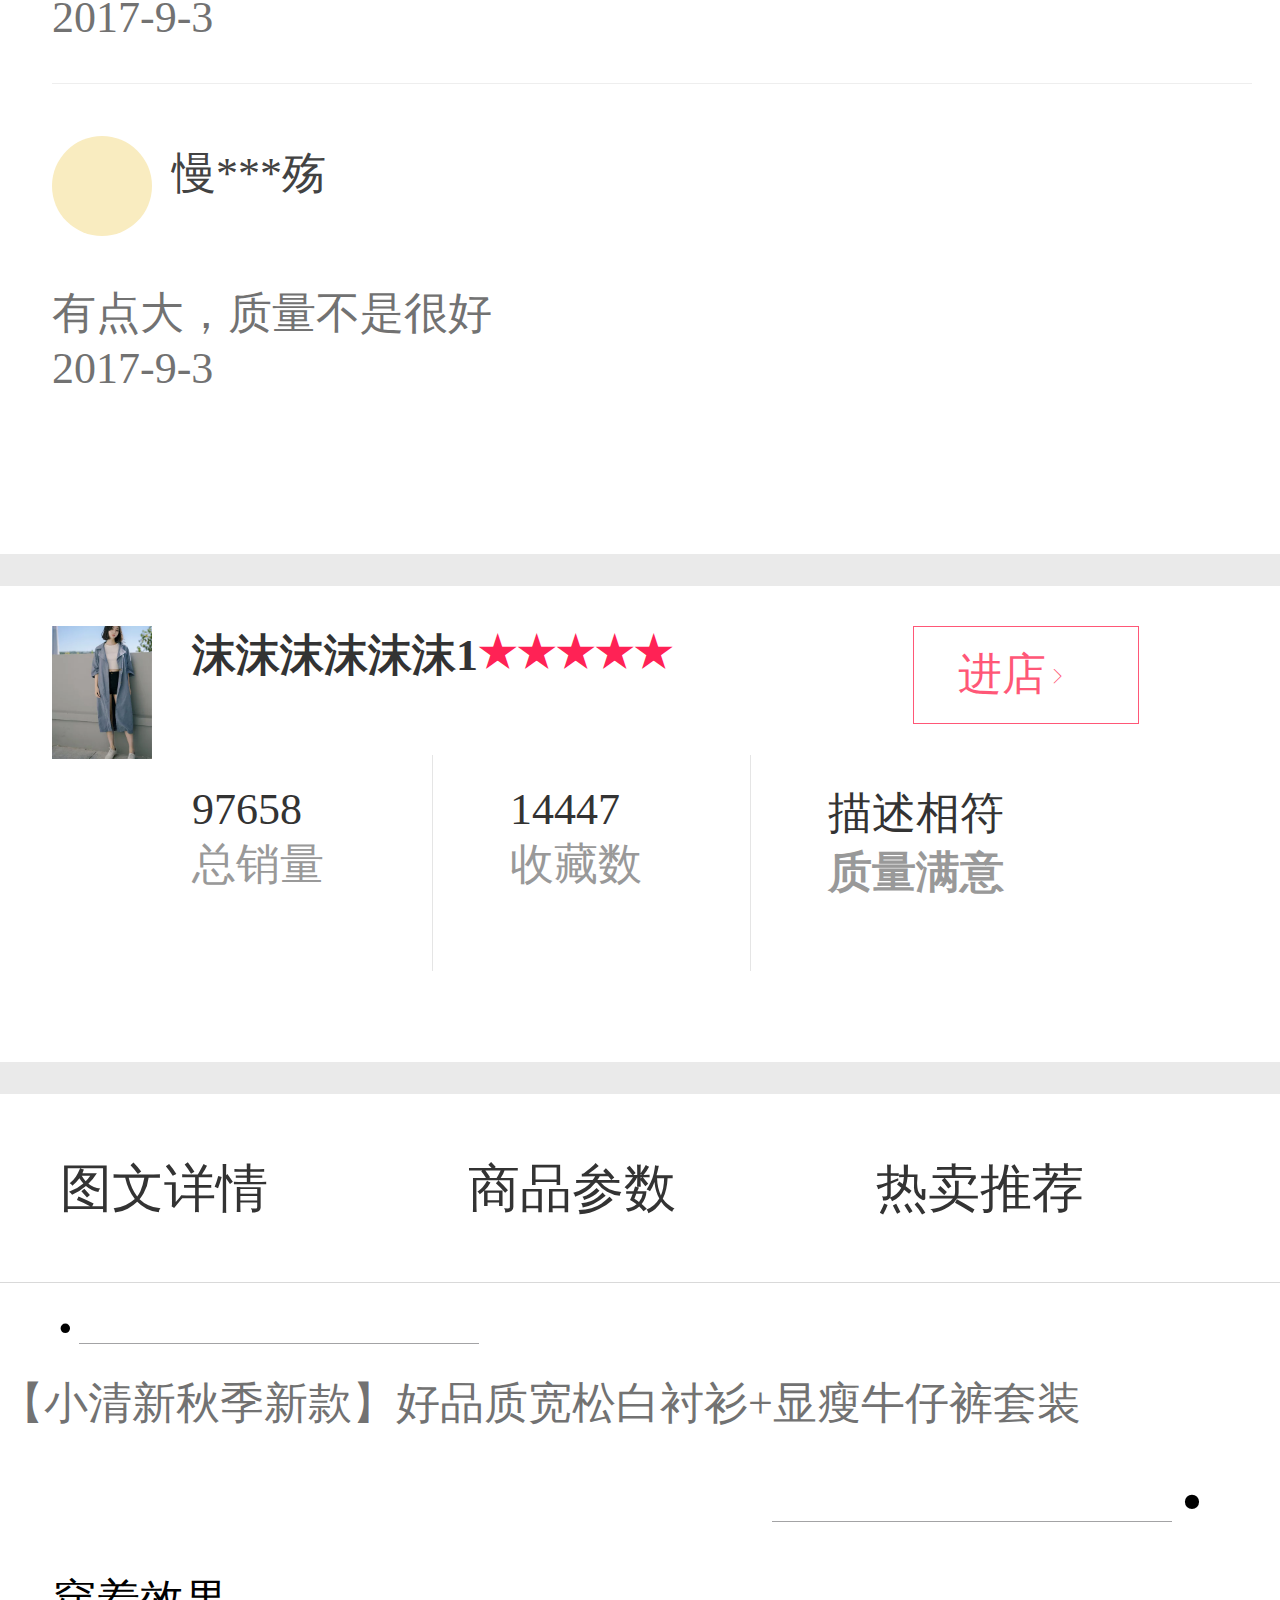
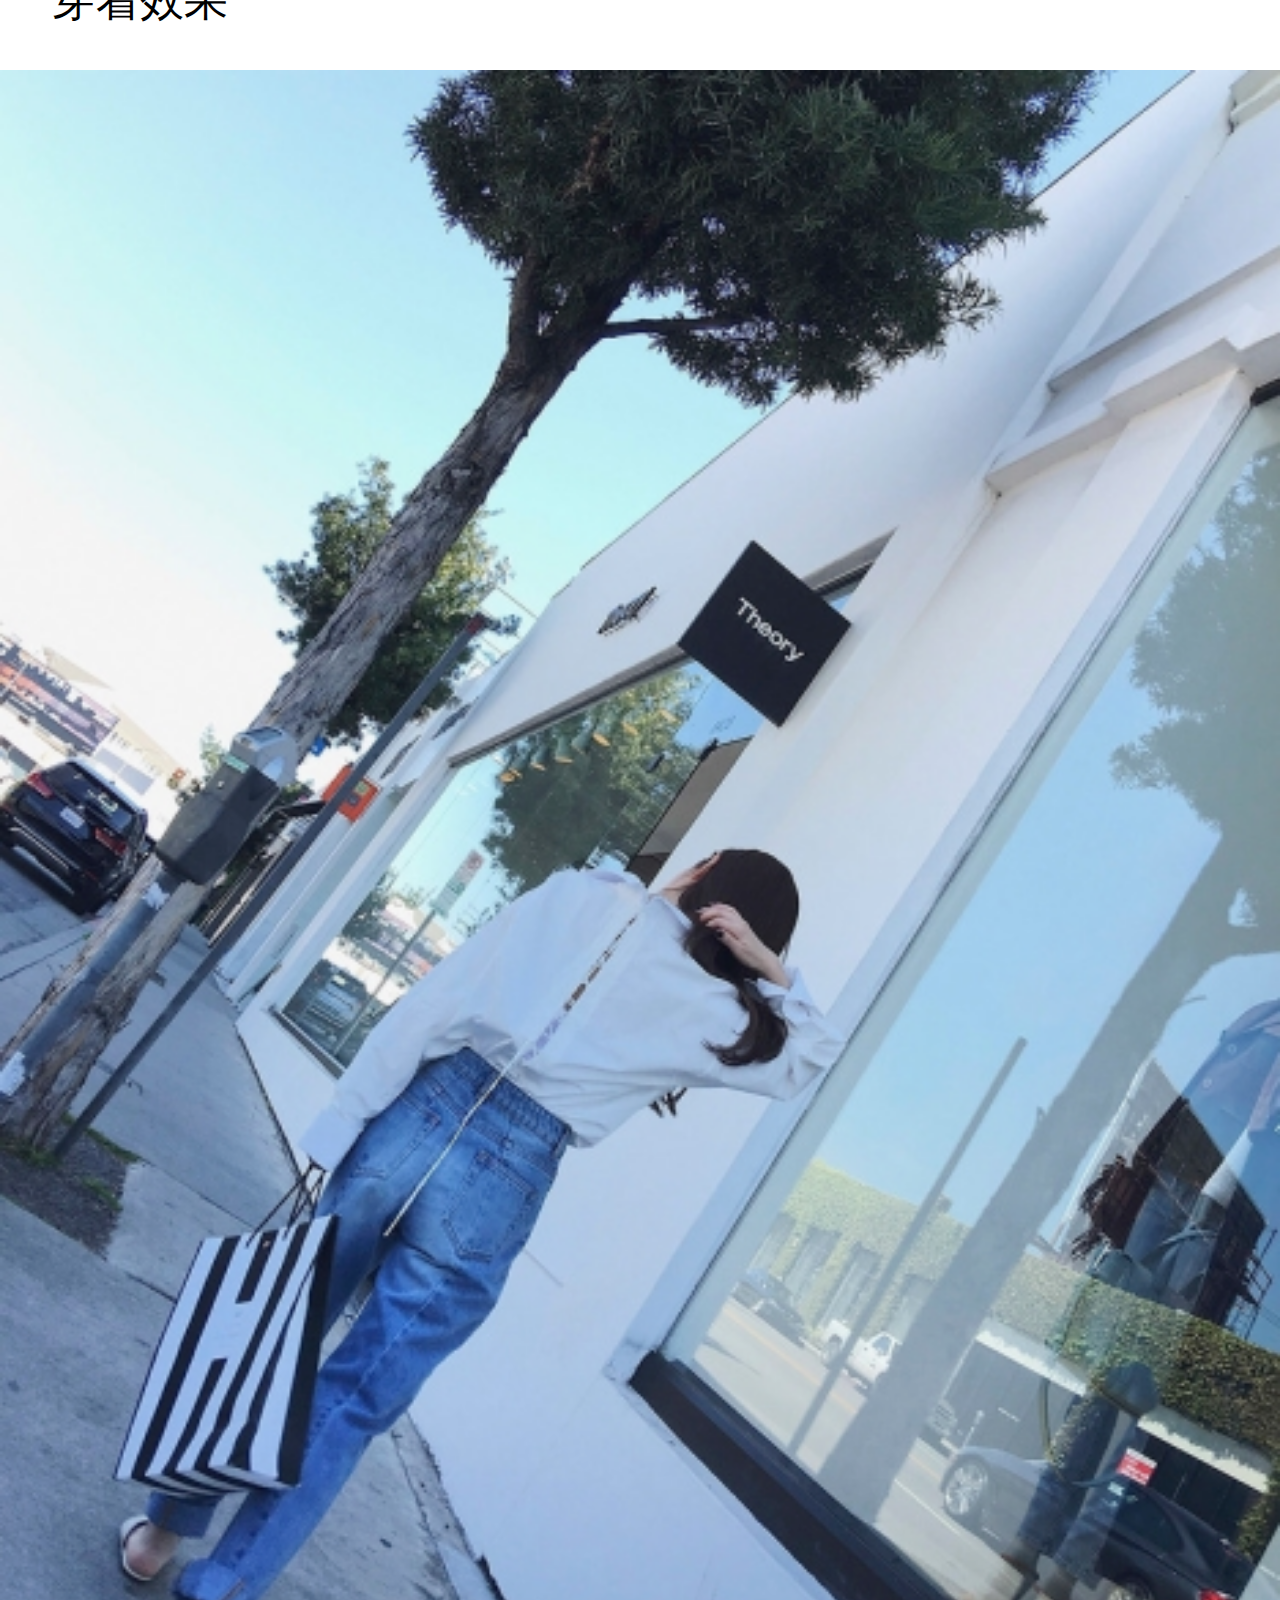
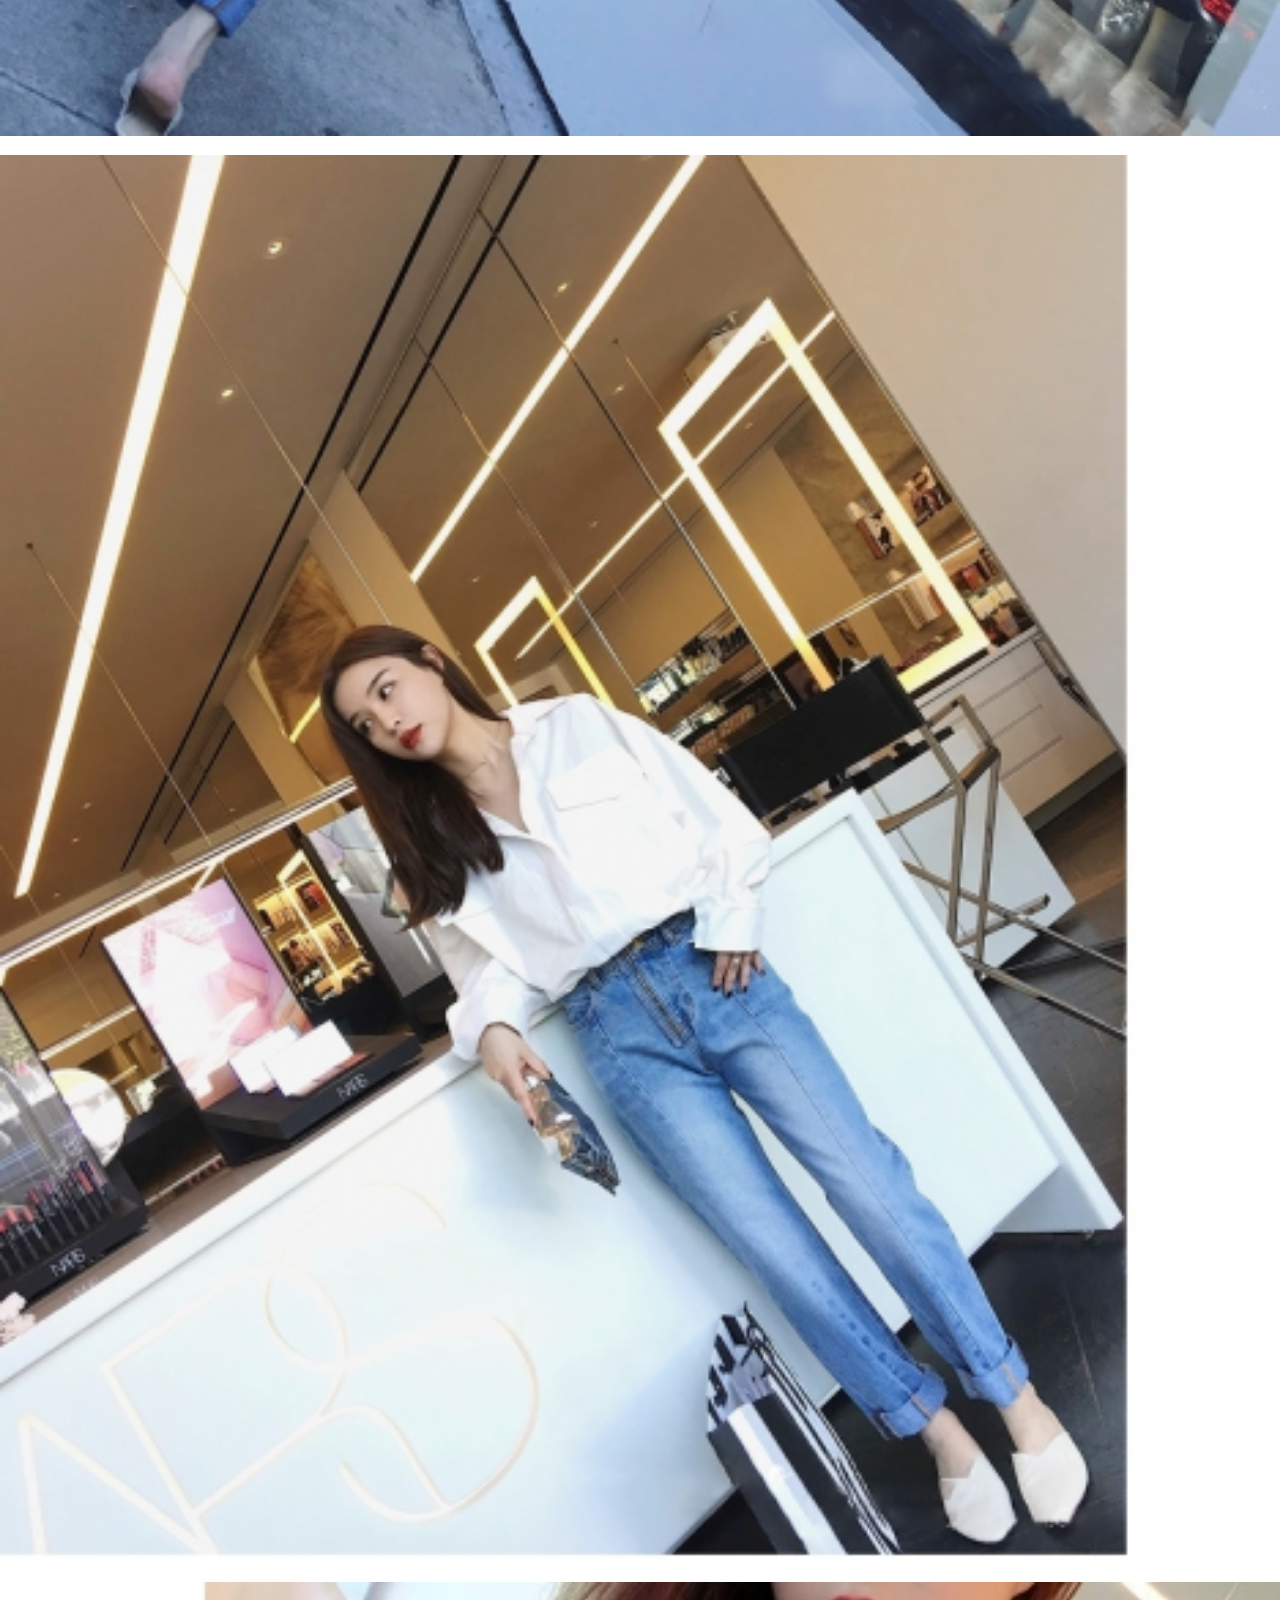
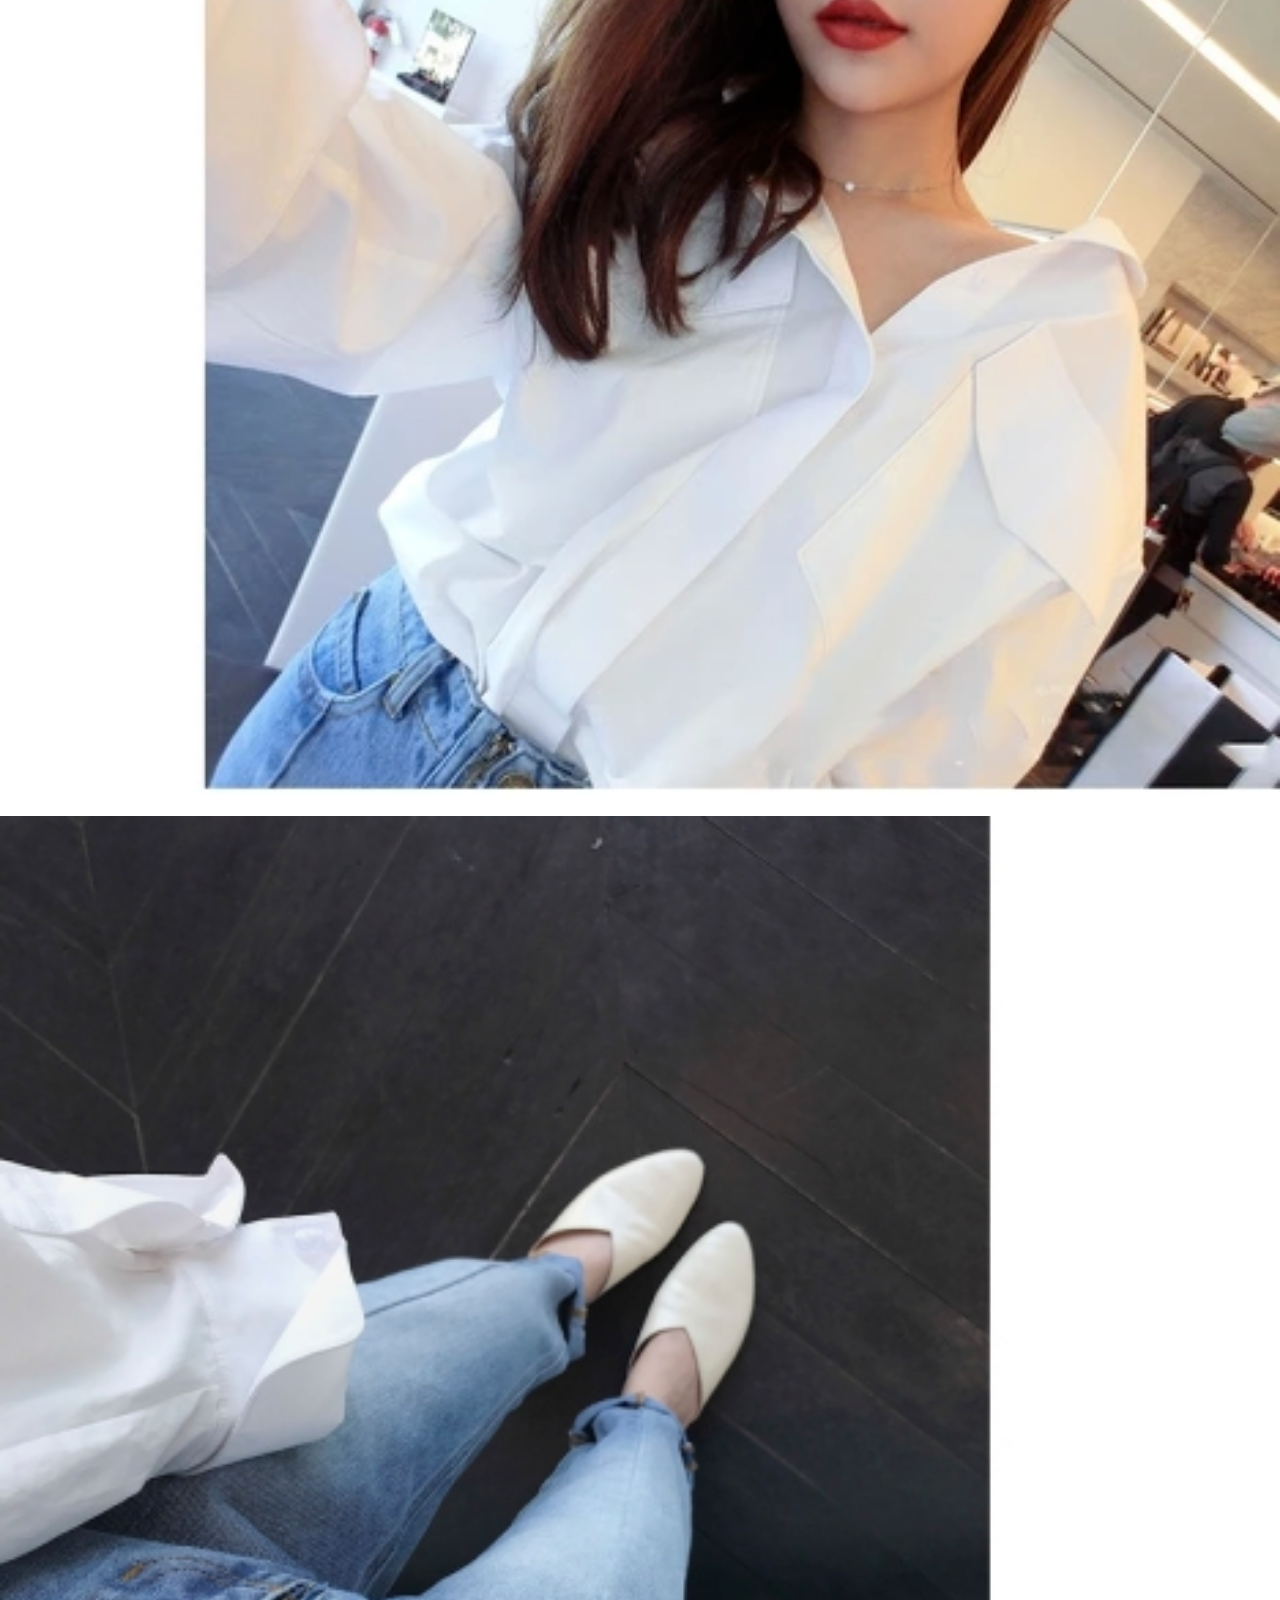
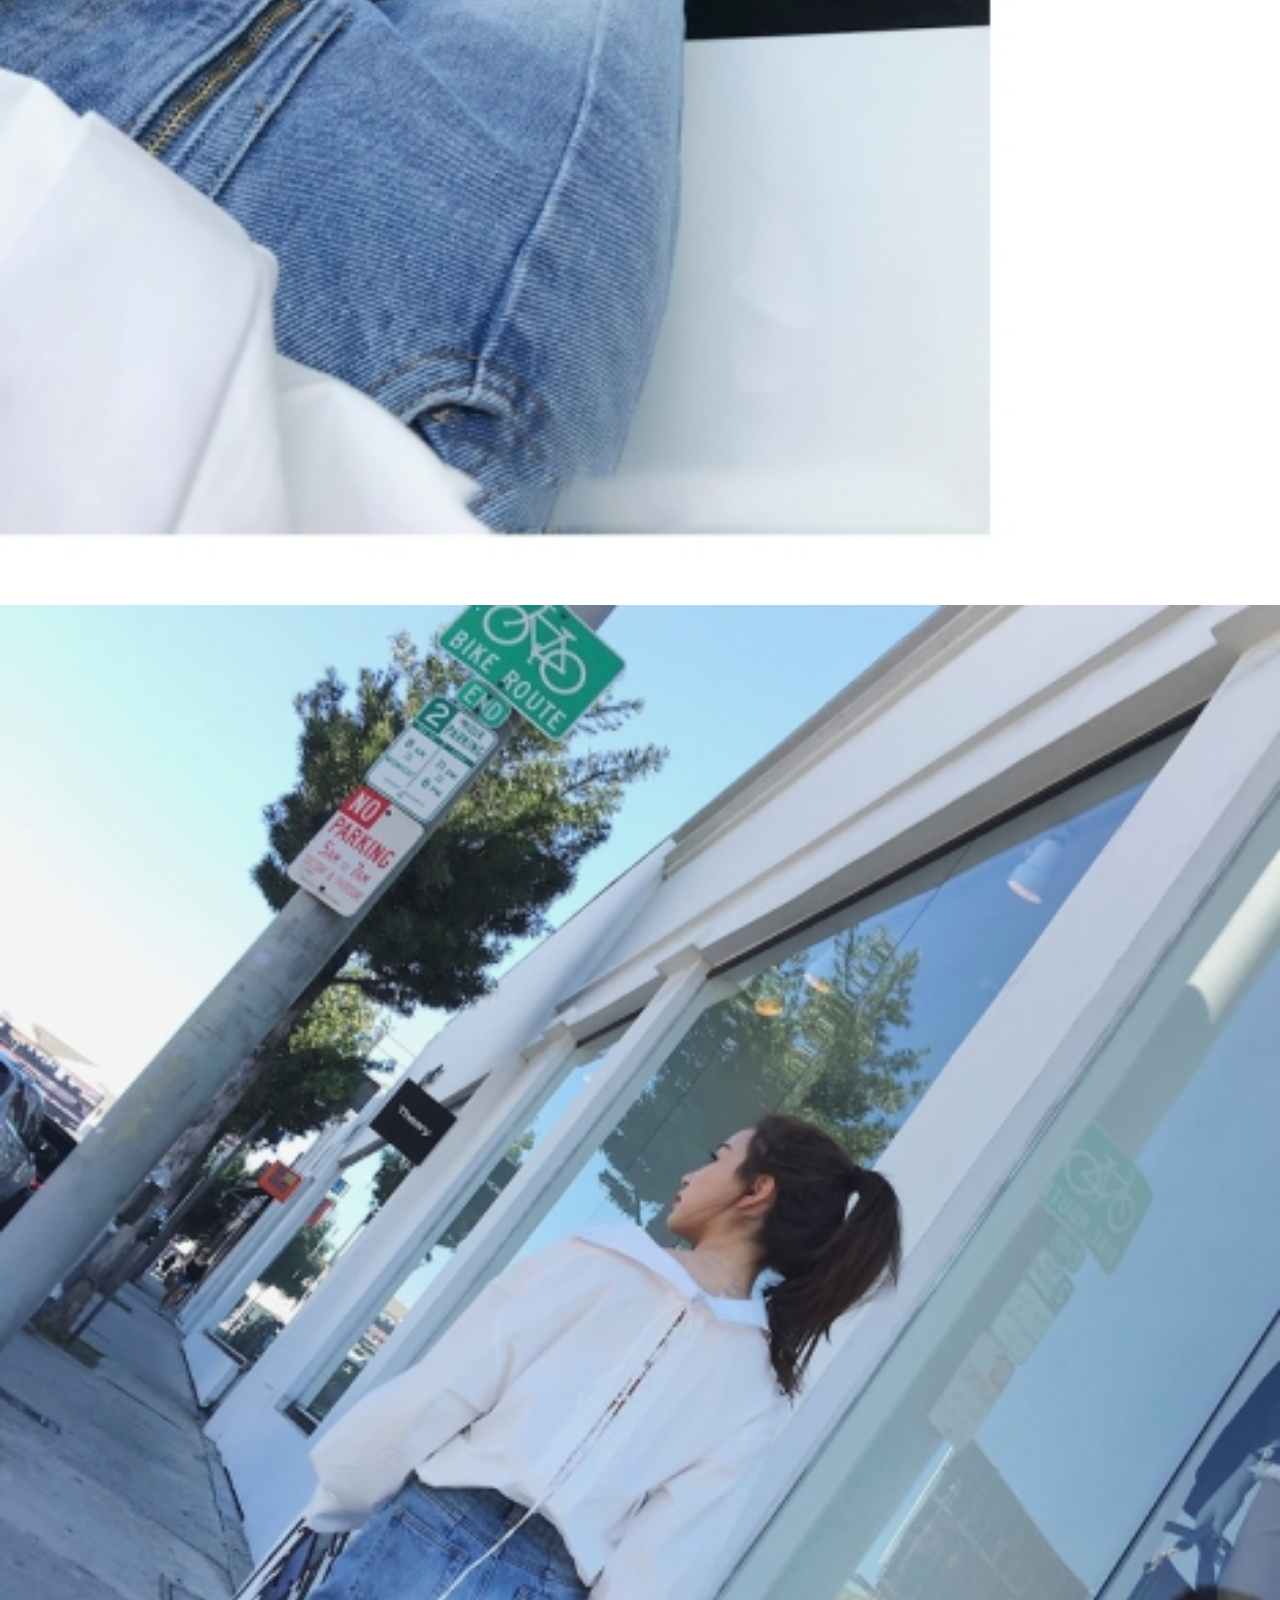
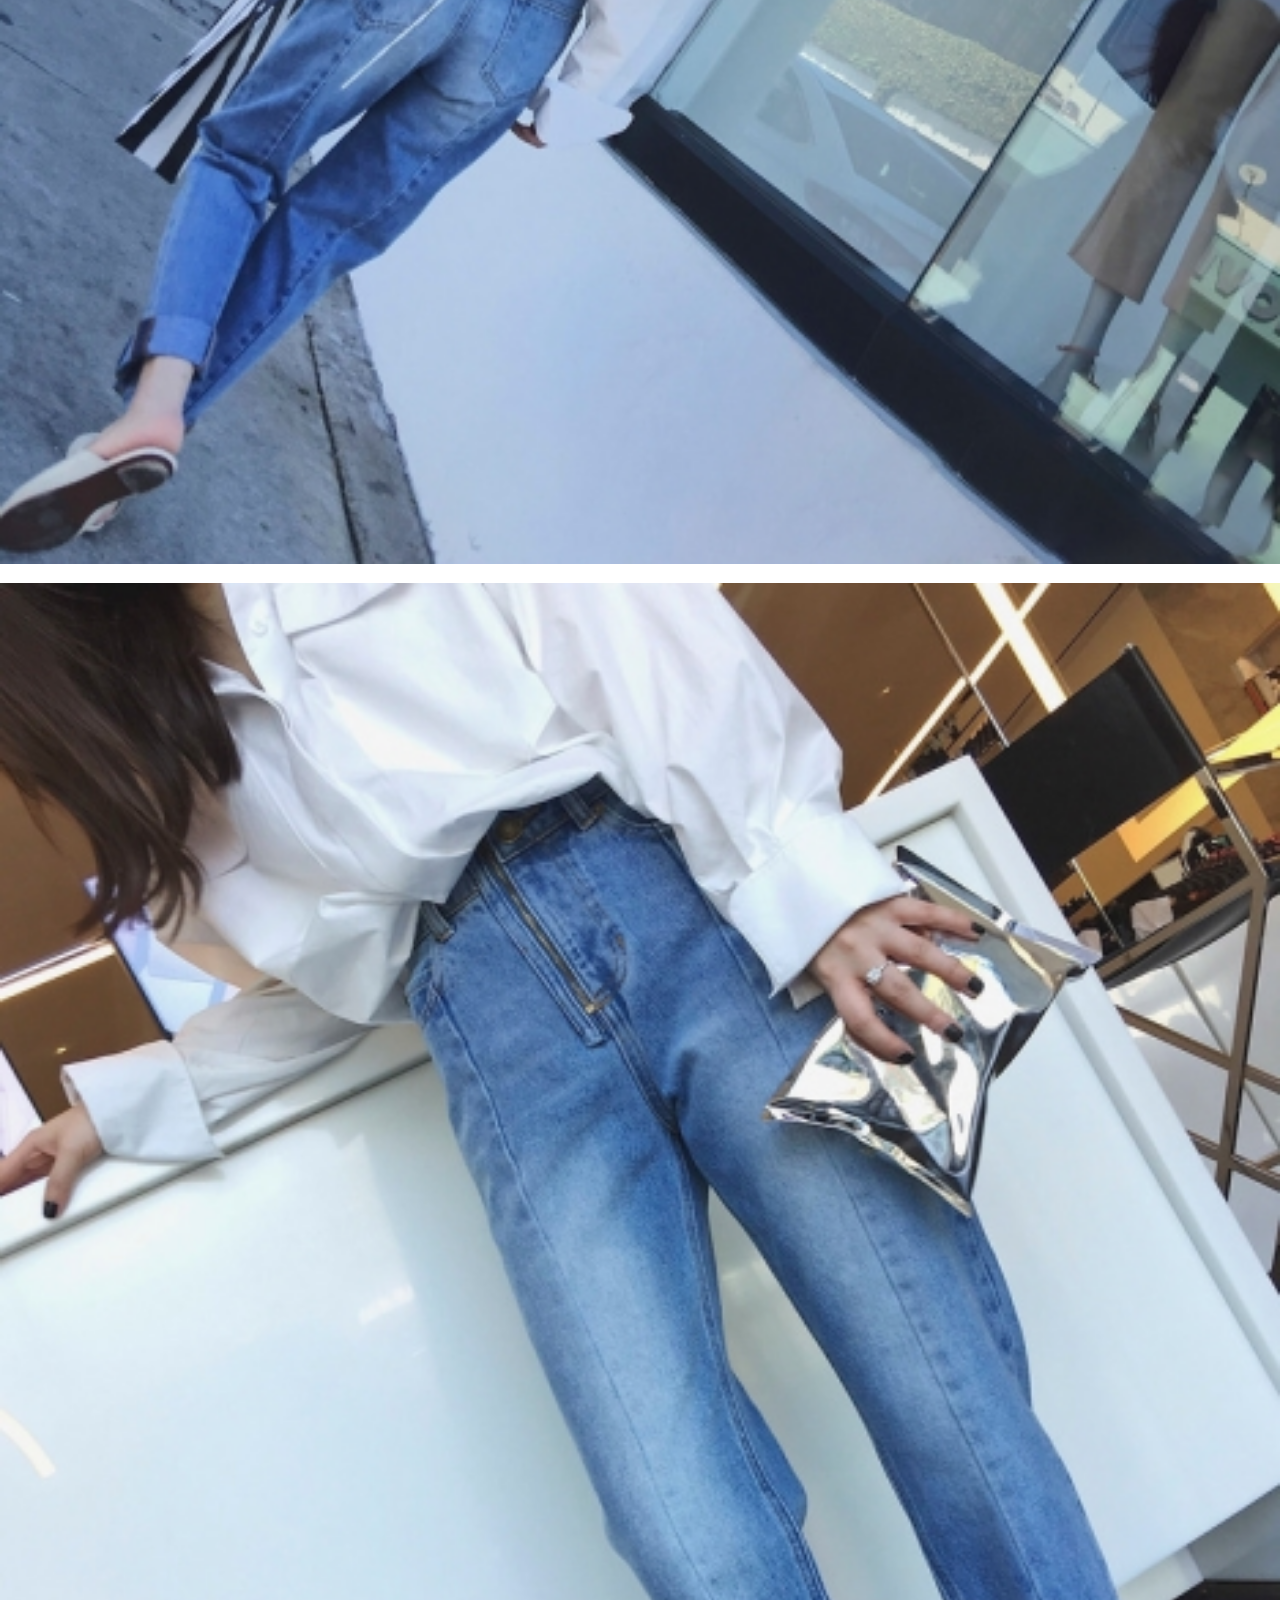
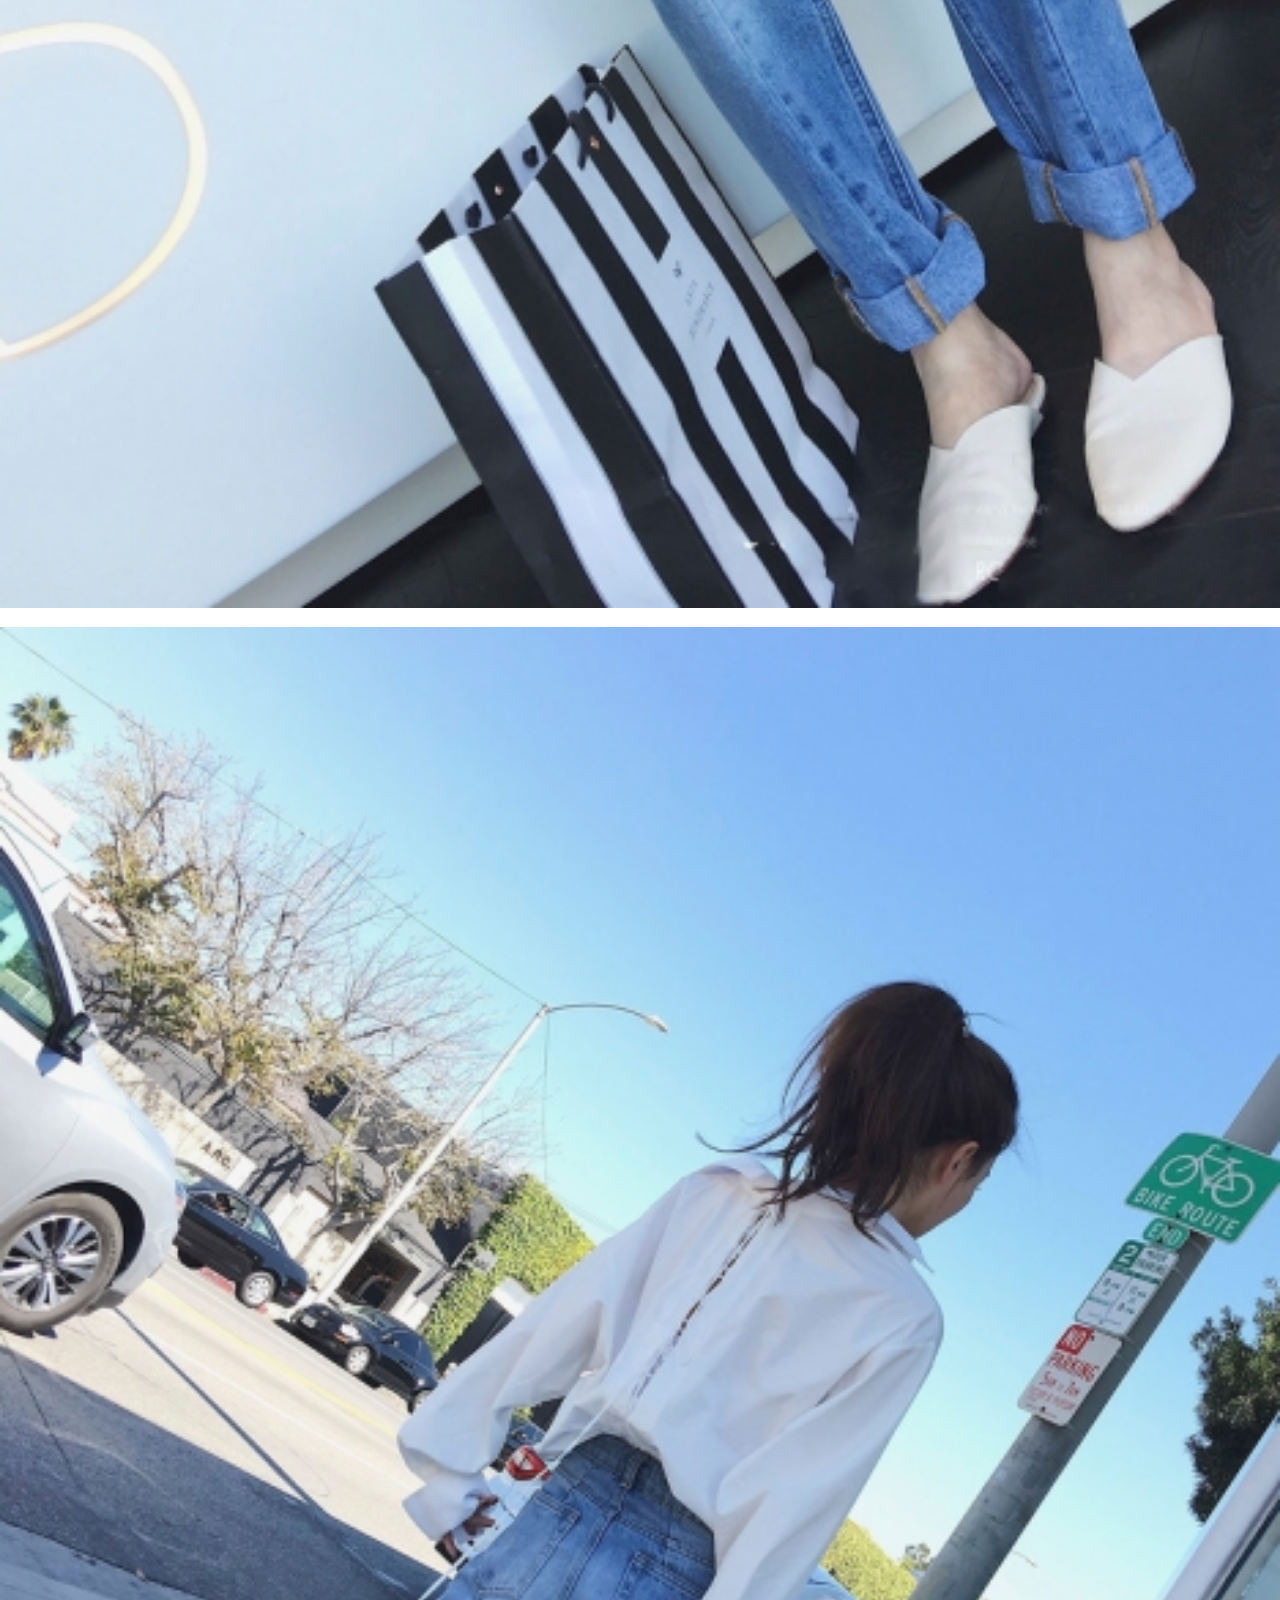
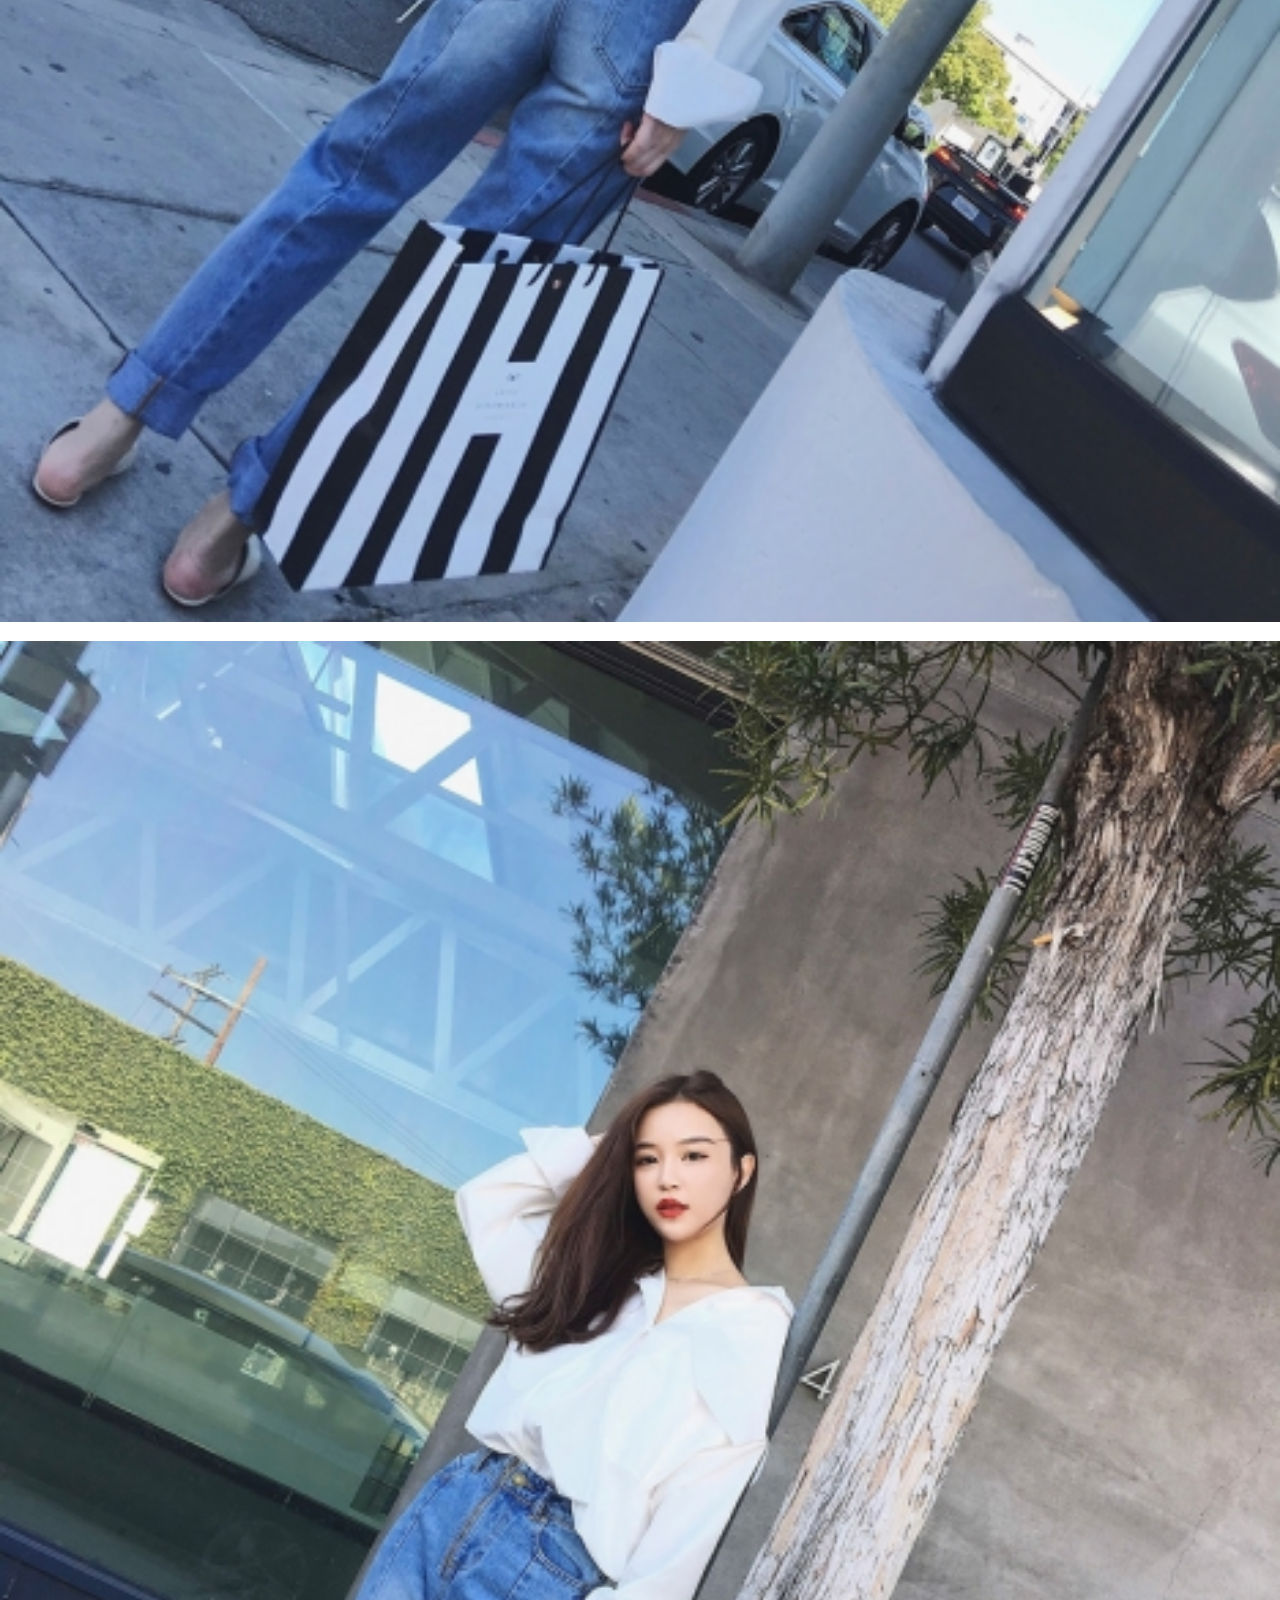
<file: details.html>
<!DOCTYPE html>
<html>
<meta name="viewport" content="width=device-width, initial-scale=1, maximum-scale=1, user-scalable=no">
<head>
<title></title>
<script src="js/index.js"></script>
<link rel="stylesheet" type="text/css" href="css/details.css">
<link rel="stylesheet" type="text/css" href="font/iconfont.css">
<link rel="stylesheet" type="text/css" href="css/reset.css">
<body>
	<div id="top">
		<img src="img/60.png" alt="">
		<div class="pane">
			<p>秋季新款韩版茧型白衬衫+显瘦牛仔裤九分裤休<br>闲裤套装</p>
			<h6>￥</h6><h4>68.00~</h4>
			<h6>￥</h6><h4>118.00</h4>
			<del>98.58</del>
			<h3>7折</h3>
			<h5>免邮费</h5>
			<span>&#xe61f;</span>
			<h2>白付美分期购</h2>
			<span>&#xe620;</span>
			<h2>退货补运费</h2>
			<span>&#xe621;</span>
			<h2>全国包邮</h2>
			<span>&#xe619;</span>
			<hr>
		</div>
		<div class="new">
			<p>新用户专享</p>
			<h1>新人专享-60元优惠券礼包</h1>
			<h2>立即领取</h2>
			<span>&#xe619;</span>
			<hr>
		</div>
		<div class="elect">
			<div class="box">
				<p>请选择：颜色  尺码</p>
				<span>&#xe619;</span>
				<hr>
				<h1>买家评价 171</h1>
				<h2>销量 995</h2>
				<span>&#xe619;</span>
				<h3>有图片</h3>
				<h3>质量很好</h3>
				<h3>性价比高</h3>
				<h3>料子很不错</h3>
				<h3>款式好</h3>
				<h3>做工不错</h3>
			</div>
			<div class="son">
				<h1></h1>
				<P>慢***殇</P>
				<h2>有点大，质量不是很好</h2>
				<h3>2017-9-3</h3>
			</div>
			<h4></h4>
			<div class="son">
				<h1></h1>
				<P>慢***殇</P>
				<h2>有点大，质量不是很好</h2>
				<h3>2017-9-3</h3>
			</div>
			<hr>
		</div>
	</div>
	<div id="center">
		<div class="box">
			<img src="img/34.png" alt="">
			<h1>沫沫沫沫沫沫1</h1>
			<h2>★★★★★</h2>
			<div class="son">
				<p>进店</p>
				<span>&#xe619;</span>
			</div>
		</div>
		<div class="pane">
			<h1>97658</h1>
			<h2>总销量</h2>
		</div>
		<div class="pane">
			<h1>14447</h1>
			<h2>收藏数</h2>
		</div>
		<div class="pane">
			<h1>描述相符</h1>
			<h3>质量满意</h3>
		</div>
	</div>
	<hr>
	<div id="bottom">
		<div class="box">
			<ol id="node">
				<li id="p1"><a href="#li1">图文详情</a></li>
				<li id="p2"><a href="#li2">商品参数</a></li>
				<li id="p3"><a href="#li3">热卖推荐</a></li>
			</ol>
		</div>
		<div class="pane">
			<p>·</p>
			<h1>【小清新秋季新款】好品质宽松白衬衫+显瘦牛仔裤套装</h1>
			<h2>·</h2>
		</div>
		<div class="effect">
			<p>穿着效果</p>
			<div id="li1">
				<img src="img/60.png" alt="">
				<img src="img/61.png" alt="">
				<img src="img/63.png" alt="">
				<img src="img/65.png" alt="">
				<img src="img/83.webp" alt="">
				<img src="img/84.webp" alt="">
				<img src="img/85.webp" alt="">
				<img src="img/86.webp" alt="">
				<img src="img/87.webp" alt="">
				<img src="img/88.webp" alt="">
				<img src="img/89.webp" alt="">
				<img src="img/90.webp" alt="">
				<img src="img/114.webp" alt="">
			</div>
			<p id="li2">商品参数</p>
			<ul>
				<li>尺寸</li>
				<li>S</li>
				<li>M</li>
				<li>L</li>
			</ul>
			<ul>
				<li>胸围</li>
				<li class="col">94-106</li>
				<li class="col">98-110</li>
				<li class="col">102-114</li>
			</ul>
			<ul>
				<li>袖长</li>
				<li class="col">51</li>
				<li class="col">52</li>
				<li class="col">53</li>
			</ul>
			<ul>
				<li>衣长</li>
				<li class="col">47</li>
				<li class="col">48</li>
				<li class="col">49</li>
			</ul>
			<ul>
				<li>图案</li>
				<li>厚度</li>
				<li>颜色</li>
				<li>袖型</li>
				<li>尺码</li>
				<li>衣长</li>
				<li>版型</li>
				<li>季节</li>
				<li>材质</li>
				<li>领型</li>
				<li>袖长</li>
				<li>风格</li>
				<li>潮流</li>
			</ul>
			<ul>
				<li class="col">纯色</li>
				<li class="col">普通</li>
				<li class="col">黑色、砖红色、白色</li>
				<li class="col">其他袖型</li>
				<li class="col">S、L、M</li>
				<li class="col">常规款</li>
				<li class="col">直身</li>
				<li class="col">秋季</li>
				<li class="col">针织</li>
				<li class="col">V领</li>
				<li class="col">长袖</li>
				<li class="col">简约</li>
				<li class="col">韩系</li>
			</ul>
		</div>
		<div class="hot">
			<h3 id="li3">热卖推荐</h3>
			<div class="box">
				<img src="img/102.webp" alt="">
				<p>杭州好品质</p>
				<h1>￥59.00</h1>
				<span>&#xe61d;</span>
				<h2>90</h2>
			</div>
			<div class="box">
				<img src="img/103.webp" alt="">
				<p>杭州好品质</p>
				<h1>￥59.00</h1>
				<span>&#xe61d;</span>
				<h2>90</h2>
			</div>
			<div class="box">
				<img src="img/104.webp" alt="">
				<p>杭州好品质</p>
				<h1>￥59.00</h1>
				<span>&#xe61d;</span>
				<h2>90</h2>
			</div>
			<div class="box">
				<img src="img/105.webp" alt="">
				<p>杭州好品质</p>
				<h1>￥59.00</h1>
				<span>&#xe61d;</span>
				<h2>90</h2>
			</div>
			<div class="box">
				<img src="img/106.webp" alt="">
				<p>杭州好品质</p>
				<h1>￥59.00</h1>
				<span>&#xe61d;</span>
				<h2>90</h2>
			</div>
			<div class="box">
				<img src="img/107.webp" alt="">
				<p>杭州好品质</p>
				<h1>￥59.00</h1>
				<span>&#xe61d;</span>
				<h2>90</h2>
			</div>
			<div class="box">
				<img src="img/108.webp" alt="">
				<p>杭州好品质</p>
				<h1>￥59.00</h1>
				<span>&#xe61d;</span>
				<h2>90</h2>
			</div>
			<div class="box">
				<img src="img/109.webp" alt="">
				<p>杭州好品质</p>
				<h1>￥59.00</h1>
				<span>&#xe61d;</span>
				<h2>90</h2>
			</div>
			<div class="box">
				<img src="img/110.webp" alt="">
				<p>杭州好品质</p>
				<h1>￥59.00</h1>
				<span>&#xe61d;</span>
				<h2>90</h2>
			</div>
			<div class="box">
				<img src="img/111.webp" alt="">
				<p>杭州好品质</p>
				<h1>￥59.00</h1>
				<span>&#xe61d;</span>
				<h2>90</h2>
			</div>
			<div class="box">
				<img src="img/112.webp" alt="">
				<p>杭州好品质</p>
				<h1>￥59.00</h1>
				<span>&#xe61d;</span>
				<h2>90</h2>
			</div>
			<div class="box">
				<img src="img/113.webp" alt="">
				<p>杭州好品质</p>
				<h1>￥59.00</h1>
				<span>&#xe61d;</span>
				<h2>90</h2>
			</div>
		</div>
	</div>
	<div id="fix">
		<div class="box">
			<div class="son">
				<span>&#xe61d;</span>
				<p>收藏</p>
			</div>
			<div class="son">
				<span>&#xe618;</span>
				<p>小店</p>
			</div>
			<div class="pane">
				<p>加入购物车</p>
			</div>
			<div class="case">
				<p>立即购买</p>
			</div>
		</div>
	</div>
	<div id="right">
		<div class="nav" id="test">
			<div id="back"></div>
			<p id="word">
				<span>快捷</span><span>导航</span>
			</p>
			<p id="none">X</p>
		</div>
		<div class="nav">
			<div></div>
			<p>
				<span>&#xe61b;</span><span>私聊</span>
			</p>
		</div>
		<div class="nav" id="toTop">
			<div></div>
			<p>
				<a href="#top"><span>&#xe6fa;</span><span>置顶</span></a>
			</p>
		</div>
	</div>
	<div id="shadow"></div>
	<div id="nav2">
		<div class="nav">
			<b><i>首页</i></b>
			<div></div>
			<p>
				<span>&#xe65c;</span>
			</p>
		</div>
		<div class="nav">
			<b><i>购物车</i></b>
			<div></div>
			<p>
				<span>&#xe603;</span>
			</p>
		</div>
		<div class="nav">
			<b><i>搜索</i></b>
			<div></div>
			<p>
				<span>&#xe6ac;</span>
			</p>
		</div>
		<div class="nav">
			<b><i>查订单</i></b>
			<div></div>
			<p>
				<span>&#xe647;</span>
			</p>
		</div>
	</div>
</body>
</html>
<script src="js/details.js"></script>
</file>
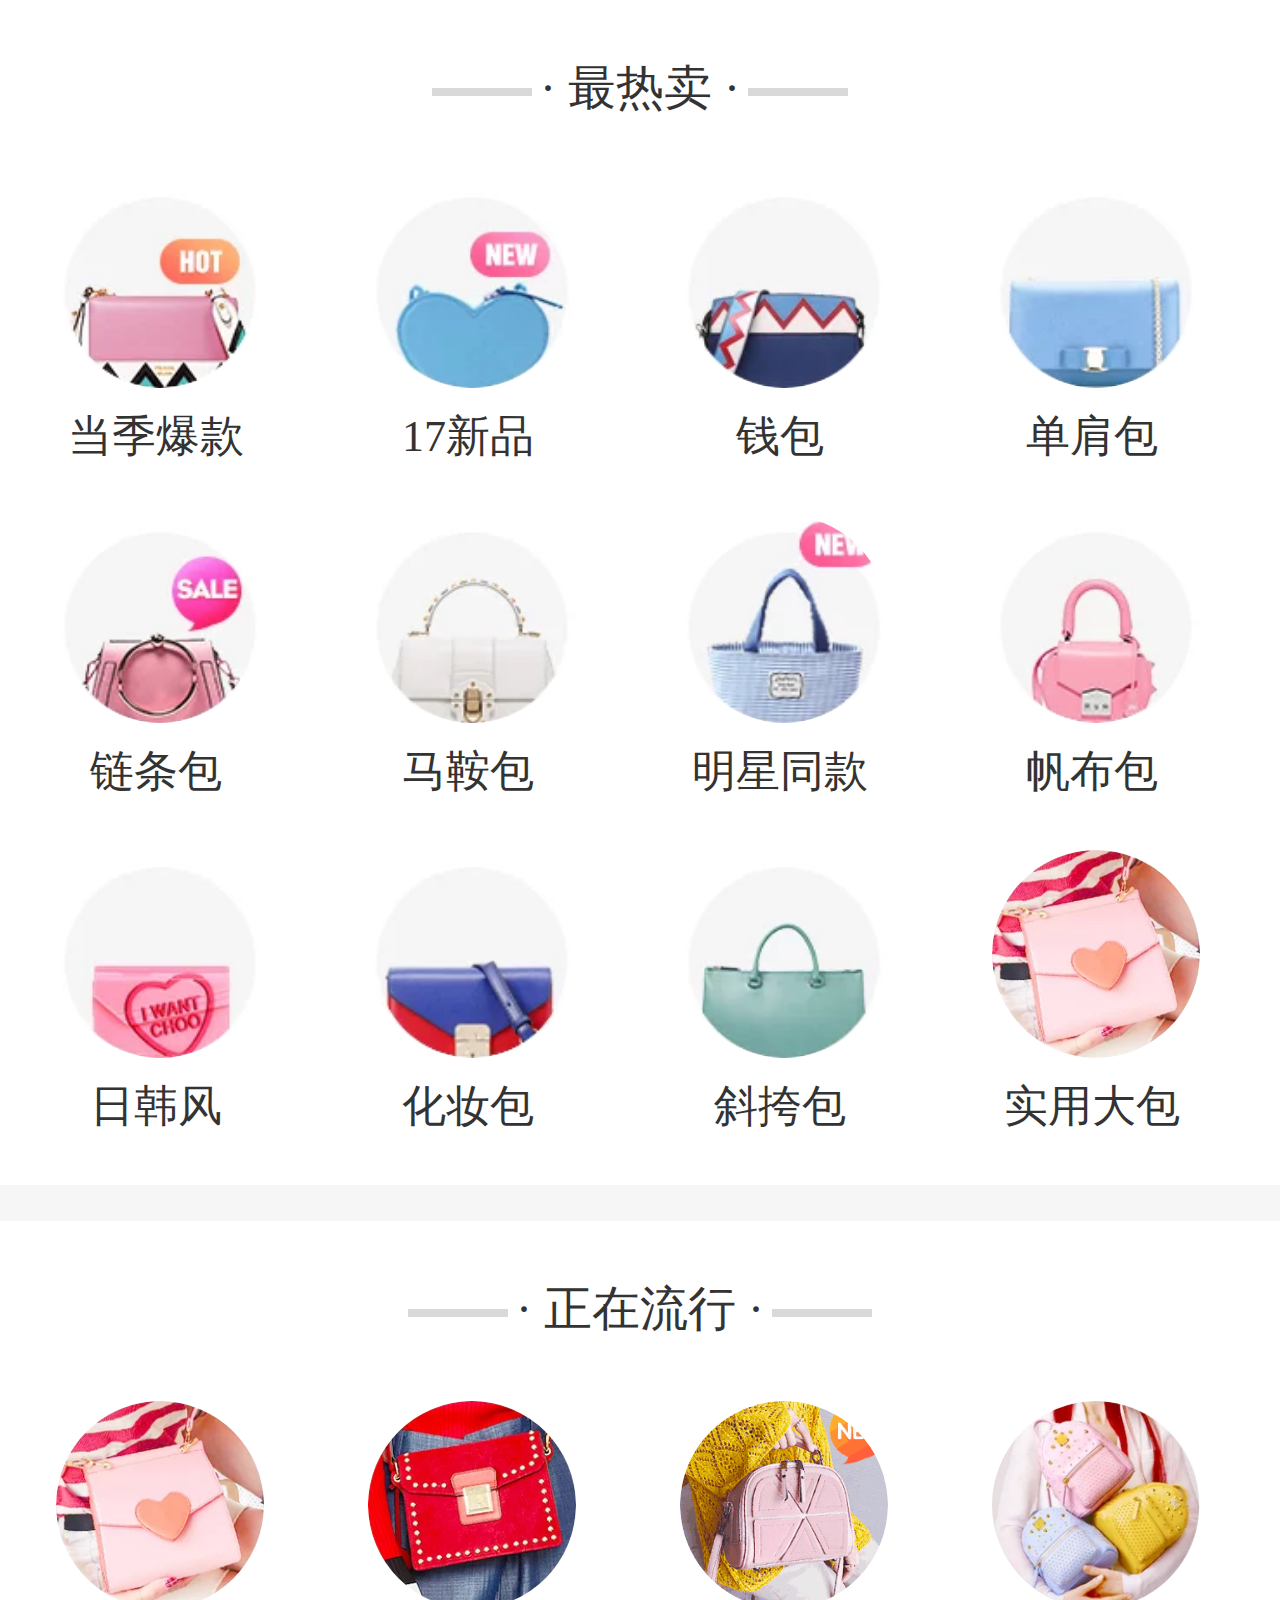
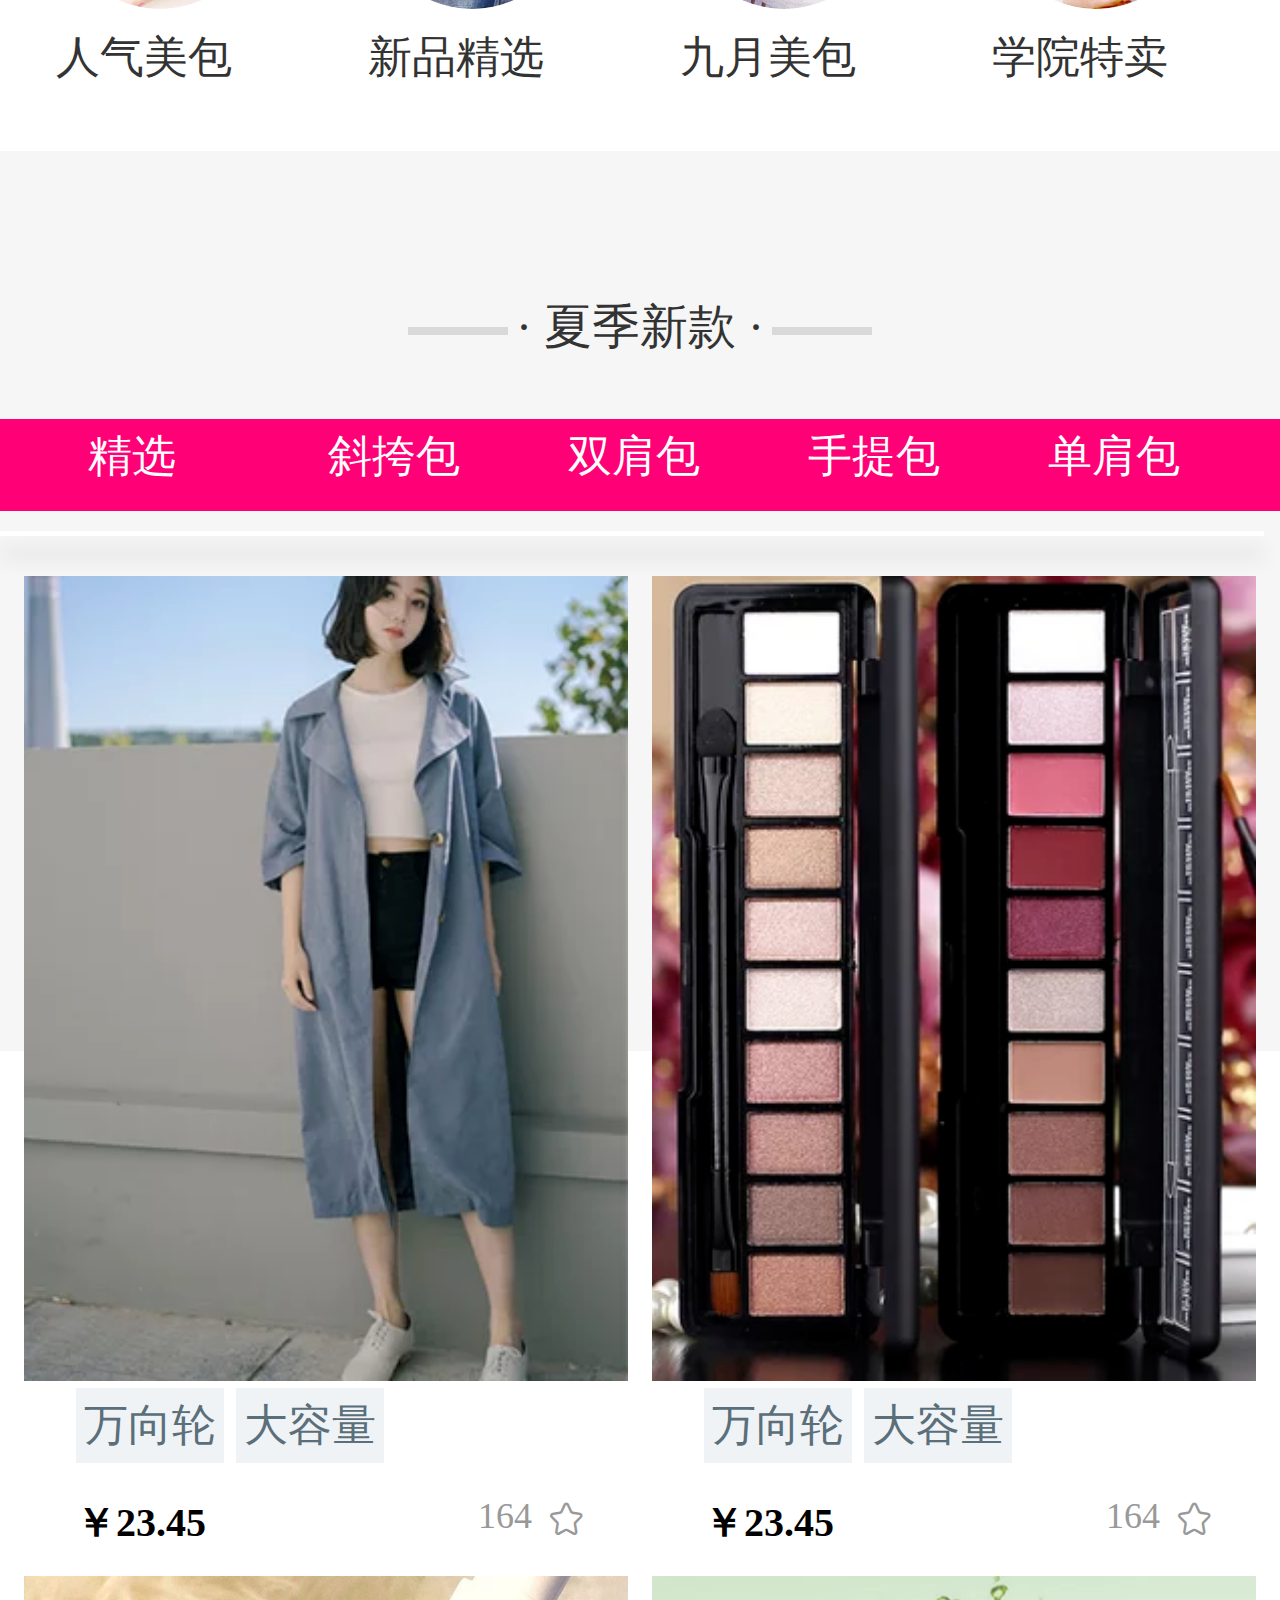
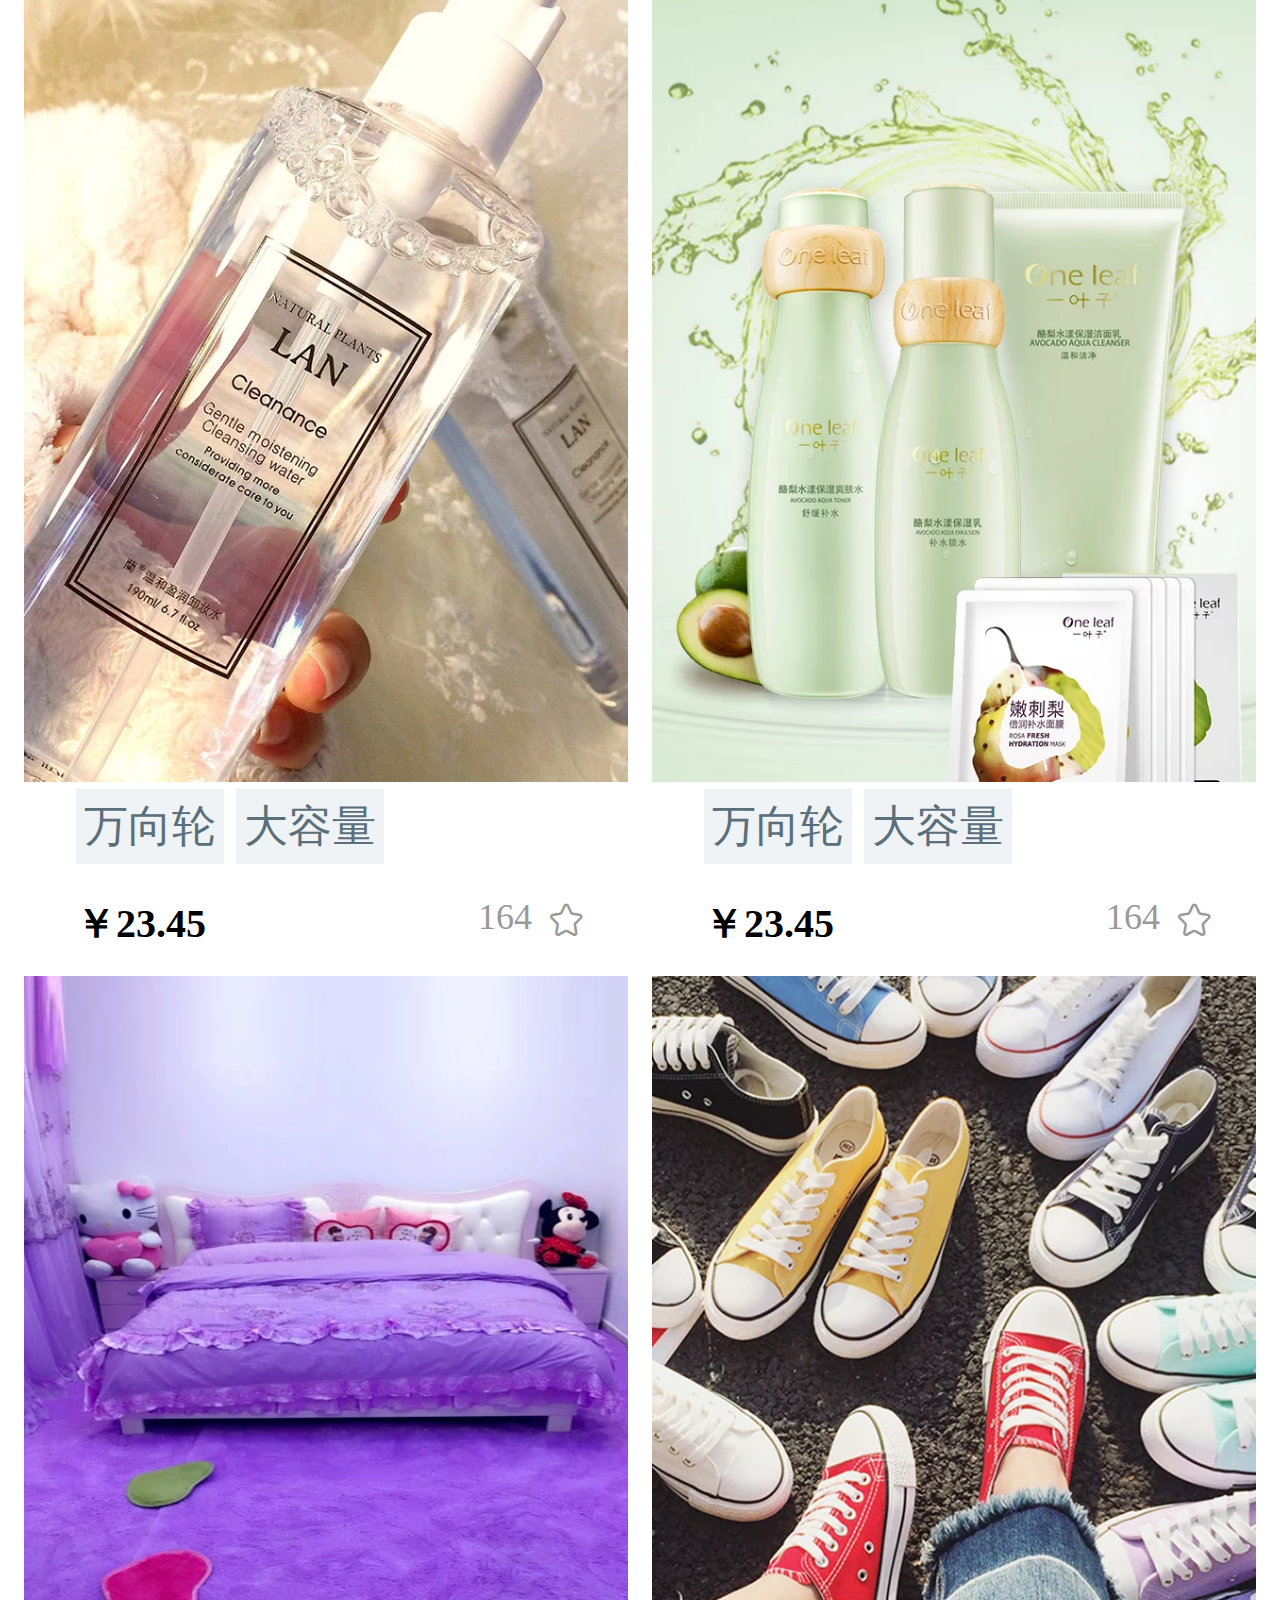
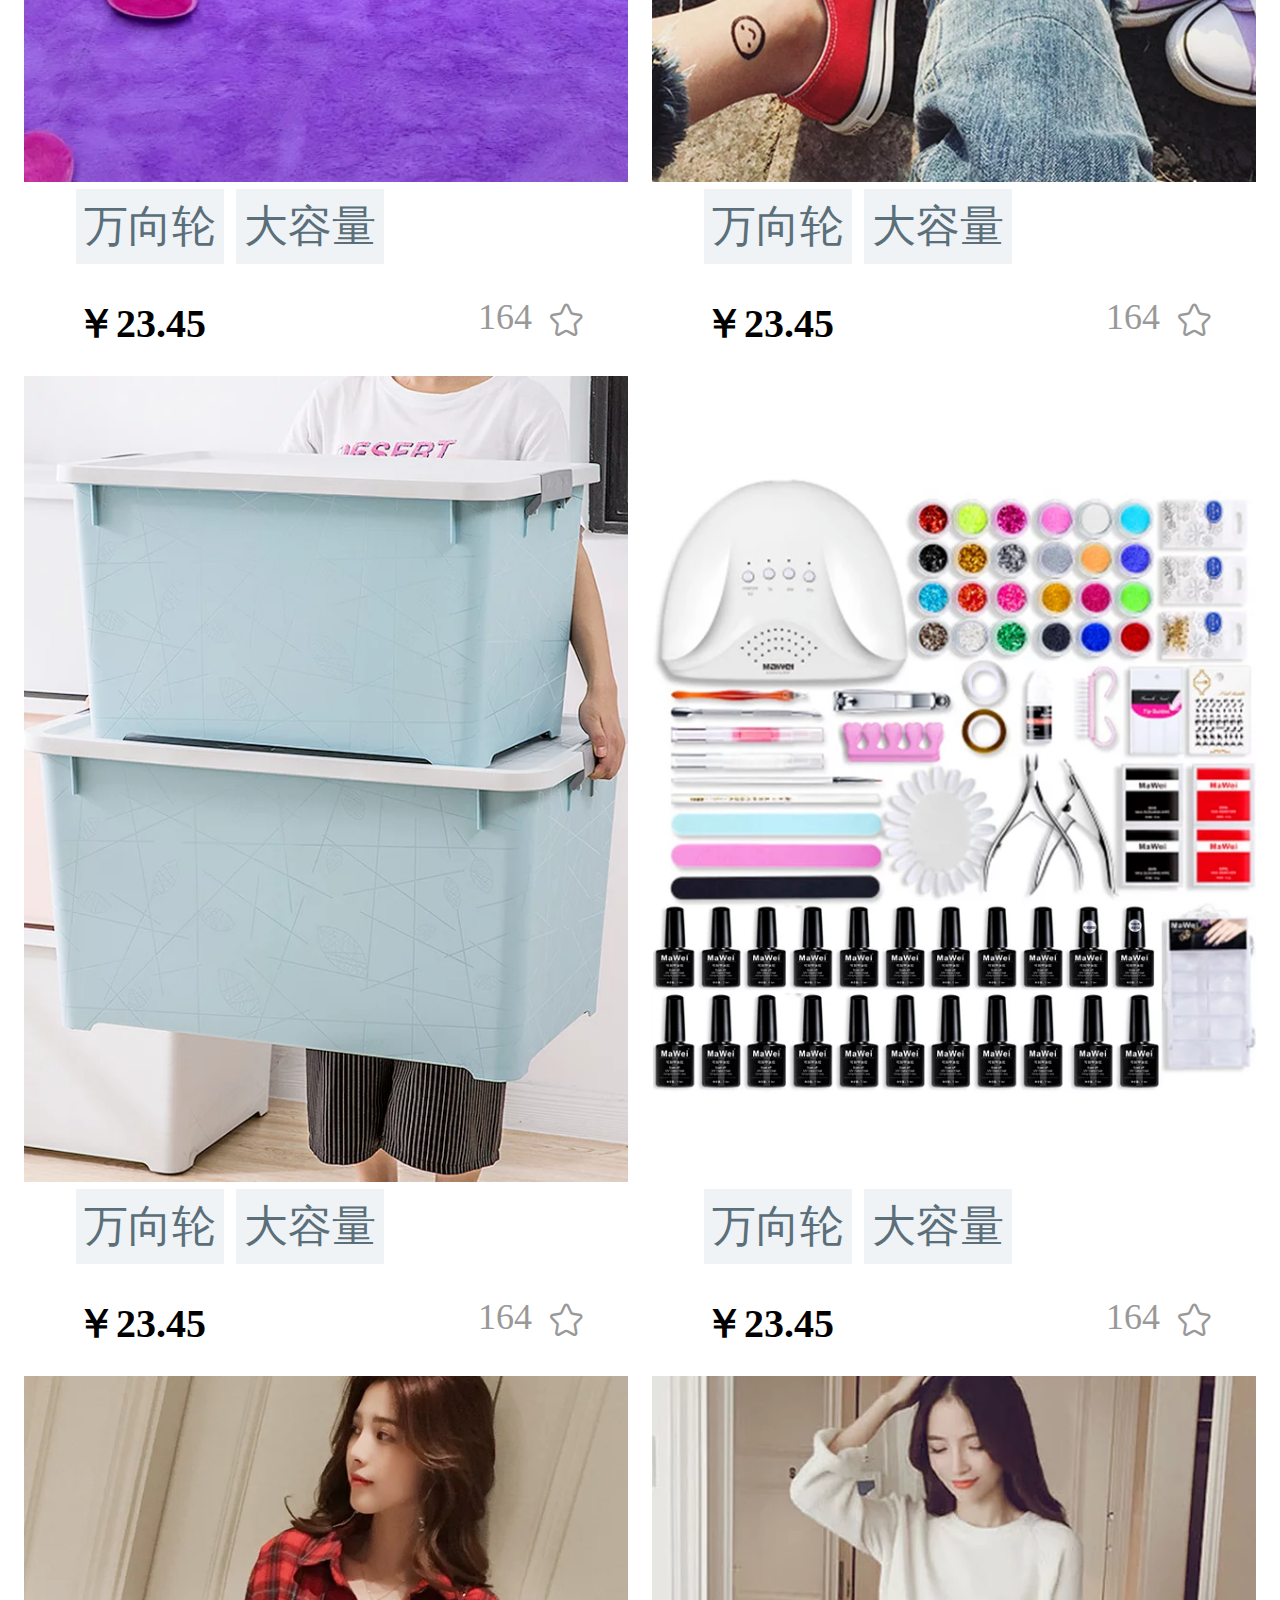
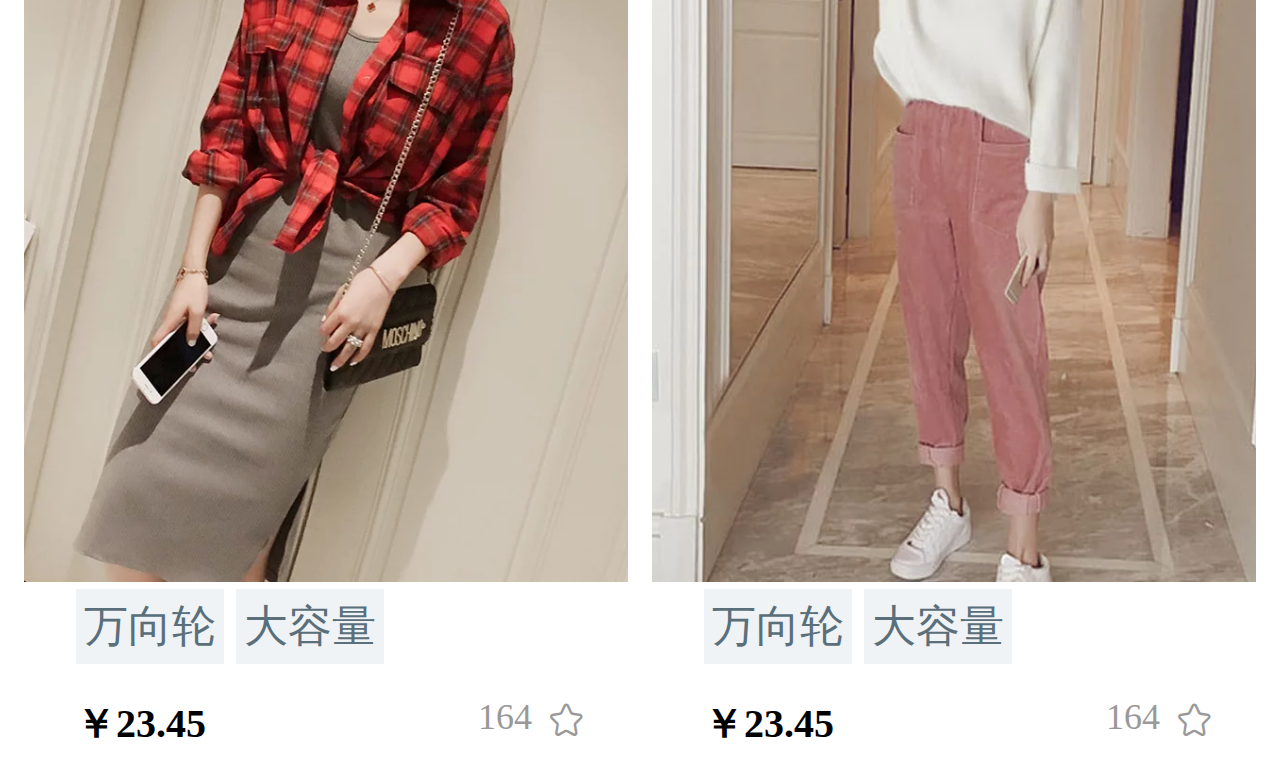
<file: list.html>
<!DOCTYPE html>
<html>
<meta name="viewport" content="width=device-width, initial-scale=1, maximum-scale=1, user-scalable=no">
<head>
	<title></title>
	<script src="js/index.js"></script>
	<link rel="stylesheet" type="text/css" href="css/list.css">
	<link rel="stylesheet" type="text/css" href="font/iconfont.css">
	<link rel="stylesheet" type="text/css" href="css/reset.css">
</head>
<body>
	<div id="top">
		<p> · 最热卖 ·  </p>
		<div class="imgs">
			<img src="img/60.webp" alt="">
			<h1>当季爆款</h1>
		</div>
		<div class="imgs">
			<img src="img/61.webp" alt="">
			<h1>17新品</h1>
		</div>
		<div class="imgs">
			<img src="img/63.webp" alt="">
			<h1>钱包</h1>
		</div>
		<div class="imgs">
			<img src="img/64.webp" alt="">
			<h1>单肩包</h1>
		</div>
		<div class="imgs">
			<img src="img/65.webp" alt="">
			<h1>链条包</h1>
		</div>
		<div class="imgs">
			<img src="img/66.webp" alt="">
			<h1>马鞍包</h1>
		</div>
		<div class="imgs">
			<img src="img/67.webp" alt="">
			<h1>明星同款</h1>
		</div>
		<div class="imgs">
			<img src="img/68.webp" alt="">
			<h1>帆布包</h1>
		</div>
		<div class="imgs">
			<img src="img/69.webp" alt="">
			<h1>日韩风</h1>
		</div>
		<div class="imgs">
			<img src="img/70.webp" alt="">
			<h1>化妆包</h1>
		</div>
		<div class="imgs">
			<img src="img/71.webp" alt="">
			<h1>斜挎包</h1>
		</div>
		<div class="imgs">
			<img src="img/72.webp" alt="">
			<h1>实用大包</h1>
		</div>
		<hr>
	</div>
	<div id="middle">
		<p> · 正在流行 ·  </p>
		<div class="imgs">
			<img src="img/72.webp" alt="">
			<h1>人气美包</h1>
		</div>
		<div class="imgs">
			<img src="img/73.webp" alt="">
			<h1>新品精选</h1>
		</div>
		<div class="imgs">
			<img src="img/74.gif" alt="">
			<h1>九月美包</h1>
		</div>
		<div class="imgs">
			<img src="img/75.webp" alt="">
			<h1>学院特卖</h1>
		</div>
	</div>
	<div id="bottom">
		<p> · 夏季新款 ·  </p>
		<ol id="node">
			<li>精选</li>
			<li>斜挎包</li>
			<li>双肩包</li>
			<li>手提包</li>
			<li>单肩包</li>
		</ol>
		<h6></h6>
		<div id="sift">
			<div class="box">
				<img src="img/34.png" alt= "">
				<b>万向轮</b>
				<b>大容量</b>
				<h4>￥23.45</h4>
				<span>&#xe61d;</span>
				<h5>164</h5>
			</div>
			<div class="box">
				<img src="img/35.png" alt="">
				<b>万向轮</b>
				<b>大容量</b>
				<h4>￥23.45</h4>
				<span>&#xe61d;</span>
				<h5>164</h5>
			</div>
			<div class="box">
				<img src="img/48.png" alt="">
				<b>万向轮</b>
				<b>大容量</b>
				<h4>￥23.45</h4>
				<span>&#xe61d;</span>
				<h5>164</h5>
			</div>
			<div class="box">
				<img src="img/37.png" alt="">
				<b>万向轮</b>
				<b>大容量</b>
				<h4>￥23.45</h4>
				<span>&#xe61d;</span>
				<h5>164</h5>
			</div>
			<div class="box">
				<img src="img/38.png" alt="">
				<b>万向轮</b>
				<b>大容量</b>
				<h4>￥23.45</h4>
				<span>&#xe61d;</span>
				<h5>164</h5>
			</div>
			<div class="box">
				<img src="img/39.png" alt="">
				<b>万向轮</b>
				<b>大容量</b>
				<h4>￥23.45</h4>
				<span>&#xe61d;</span>
				<h5>164</h5>
			</div>
			<div class="box">
				<img src="img/40.png" alt="">
				<b>万向轮</b>
				<b>大容量</b>
				<h4>￥23.45</h4>
				<span>&#xe61d;</span>
				<h5>164</h5>
			</div>
			<div class="box">
				<img src="img/41.png" alt="">
				<b>万向轮</b>
				<b>大容量</b>
				<h4>￥23.45</h4>
				<span>&#xe61d;</span>
				<h5>164</h5>
			</div>
			<div class="box">
				<img src="img/42.png" alt="">
				<b>万向轮</b>
				<b>大容量</b>
				<h4>￥23.45</h4>
				<span>&#xe61d;</span>
				<h5>164</h5>
			</div>
			<div class="box">
				<img src="img/43.png" alt="">
				<b>万向轮</b>
				<b>大容量</b>
				<h4>￥23.45</h4>
				<span>&#xe61d;</span>
				<h5>164</h5>
			</div>
		</div>
		<div id="scross">
			<div class="box">
				<img src="img/44.png" alt="">
				<b>万向轮</b>
				<b>大容量</b>
				<h4>￥23.45</h4>
				<span>&#xe61d;</span>
				<h5>164</h5>
			</div>
			<div class="box">
				<img src="img/45.png" alt="">
				<b>万向轮</b>
				<b>大容量</b>
				<h4>￥23.45</h4>
				<span>&#xe61d;</span>
				<h5>164</h5>
			</div>
			<div class="box">
				<img src="img/45.png" alt="">
				<b>万向轮</b>
				<b>大容量</b>
				<h4>￥23.45</h4>
				<span>&#xe61d;</span>
				<h5>164</h5>
			</div>
			<div class="box">
				<img src="img/47.png" alt="">
				<b>万向轮</b>
				<b>大容量</b>
				<h4>￥23.45</h4>
				<span>&#xe61d;</span>
				<h5>164</h5>
			</div>
			<div class="box">
				<img src="img/48.png" alt="">
				<b>万向轮</b>
				<b>大容量</b>
				<h4>￥23.45</h4>
				<span>&#xe61d;</span>
				<h5>164</h5>
			</div>
			<div class="box">
				<img src="img/49.png" alt="">
				<b>万向轮</b>
				<b>大容量</b>
				<h4>￥23.45</h4>
				<span>&#xe61d;</span>
				<h5>164</h5>
			</div>
			<div class="box">
				<img src="img/50.png" alt="">
				<b>万向轮</b>
				<b>大容量</b>
				<h4>￥23.45</h4>
				<span>&#xe61d;</span>
				<h5>164</h5>
			</div>
			<div class="box">
				<img src="img/34.png" alt="">
				<b>万向轮</b>
				<b>大容量</b>
				<h4>￥23.45</h4>
				<span>&#xe61d;</span>
				<h5>164</h5>
			</div>
			<div class="box">
				<img src="img/34.png" alt="">
				<b>万向轮</b>
				<b>大容量</b>
				<h4>￥23.45</h4>
				<span>&#xe61d;</span>
				<h5>164</h5>
			</div>
			<div class="box">
				<img src="img/34.png" alt="">
				<b>万向轮</b>
				<b>大容量</b>
				<h4>￥23.45</h4>
				<span>&#xe61d;</span>
				<h5>164</h5>
			</div>
		</div>
		<div id="mcm">
			<div class="box">
				<img src="img/33.png" alt="">
				<b>万向轮</b>
				<b>大容量</b>
				<h4>￥23.45</h4>
				<span>&#xe61d;</span>
				<h5>164</h5>
			</div>
			<div class="box">
				<img src="img/34.png" alt="">
				<b>万向轮</b>
				<b>大容量</b>
				<h4>￥23.45</h4>
				<span>&#xe61d;</span>
				<h5>164</h5>
			</div>
			<div class="box">
				<img src="img/34.png" alt="">
				<b>万向轮</b>
				<b>大容量</b>
				<h4>￥23.45</h4>
				<span>&#xe61d;</span>
				<h5>164</h5>
			</div>
			<div class="box">
				<img src="img/34.png" alt="">
				<b>万向轮</b>
				<b>大容量</b>
				<h4>￥23.45</h4>
				<span>&#xe61d;</span>
				<h5>164</h5>
			</div>
			<div class="box">
				<img src="img/34.png" alt="">
				<b>万向轮</b>
				<b>大容量</b>
				<h4>￥23.45</h4>
				<span>&#xe61d;</span>
				<h5>164</h5>
			</div>
			<div class="box">
				<img src="img/34.png" alt="">
				<b>万向轮</b>
				<b>大容量</b>
				<h4>￥23.45</h4>
				<span>&#xe61d;</span>
				<h5>164</h5>
			</div>
			<div class="box">
				<img src="img/34.png" alt="">
				<b>万向轮</b>
				<b>大容量</b>
				<h4>￥23.45</h4>
				<span>&#xe61d;</span>
				<h5>164</h5>
			</div>
			<div class="box">
				<img src="img/34.png" alt="">
				<b>万向轮</b>
				<b>大容量</b>
				<h4>￥23.45</h4>
				<span>&#xe61d;</span>
				<h5>164</h5>
			</div>
			<div class="box">
				<img src="img/34.png" alt="">
				<b>万向轮</b>
				<b>大容量</b>
				<h4>￥23.45</h4>
				<span>&#xe61d;</span>
				<h5>164</h5>
			</div>
			<div class="box">
				<img src="img/34.png" alt="">
				<b>万向轮</b>
				<b>大容量</b>
				<h4>￥23.45</h4>
				<span>&#xe61d;</span>
				<h5>164</h5>
			</div>
		</div>
		<div id="port">
			<div class="box">
				<img src="img/33.png" alt="">
				<b>万向轮</b>
				<b>大容量</b>
				<h4>￥23.45</h4>
				<span>&#xe61d;</span>
				<h5>164</h5>
			</div>
			<div class="box">
				<img src="img/34.png" alt="">
				<b>万向轮</b>
				<b>大容量</b>
				<h4>￥23.45</h4>
				<span>&#xe61d;</span>
				<h5>164</h5>
			</div>
			<div class="box">
				<img src="img/34.png" alt="">
				<b>万向轮</b>
				<b>大容量</b>
				<h4>￥23.45</h4>
				<span>&#xe61d;</span>
				<h5>164</h5>
			</div>
			<div class="box">
				<img src="img/34.png" alt="">
				<b>万向轮</b>
				<b>大容量</b>
				<h4>￥23.45</h4>
				<span>&#xe61d;</span>
				<h5>164</h5>
			</div>
			<div class="box">
				<img src="img/34.png" alt="">
				<b>万向轮</b>
				<b>大容量</b>
				<h4>￥23.45</h4>
				<span>&#xe61d;</span>
				<h5>164</h5>
			</div>
			<div class="box">
				<img src="img/34.png" alt="">
				<b>万向轮</b>
				<b>大容量</b>
				<h4>￥23.45</h4>
				<span>&#xe61d;</span>
				<h5>164</h5>
			</div>
			<div class="box">
				<img src="img/34.png" alt="">
				<b>万向轮</b>
				<b>大容量</b>
				<h4>￥23.45</h4>
				<span>&#xe61d;</span>
				<h5>164</h5>
			</div>
			<div class="box">
				<img src="img/34.png" alt="">
				<b>万向轮</b>
				<b>大容量</b>
				<h4>￥23.45</h4>
				<span>&#xe61d;</span>
				<h5>164</h5>
			</div>
			<div class="box">
				<img src="img/34.png" alt="">
				<b>万向轮</b>
				<b>大容量</b>
				<h4>￥23.45</h4>
				<span>&#xe61d;</span>
				<h5>164</h5>
			</div>
			<div class="box">
				<img src="img/34.png" alt="">
				<b>万向轮</b>
				<b>大容量</b>
				<h4>￥23.45</h4>
				<span>&#xe61d;</span>
				<h5>164</h5>
			</div>
		</div>
		<div id="halter">
			<div class="box">
				<img src="img/33.png" alt="">
				<b>万向轮</b>
				<b>大容量</b>
				<h4>￥23.45</h4>
				<span>&#xe61d;</span>
				<h5>164</h5>
			</div>
			<div class="box">
				<img src="img/34.png" alt="">
				<b>万向轮</b>
				<b>大容量</b>
				<h4>￥23.45</h4>
				<span>&#xe61d;</span>
				<h5>164</h5>
			</div>
			<div class="box">
				<img src="img/34.png" alt="">
				<b>万向轮</b>
				<b>大容量</b>
				<h4>￥23.45</h4>
				<span>&#xe61d;</span>
				<h5>164</h5>
			</div>
			<div class="box">
				<img src="img/34.png" alt="">
				<b>万向轮</b>
				<b>大容量</b>
				<h4>￥23.45</h4>
				<span>&#xe61d;</span>
				<h5>164</h5>
			</div>
			<div class="box">
				<img src="img/34.png" alt="">
				<b>万向轮</b>
				<b>大容量</b>
				<h4>￥23.45</h4>
				<span>&#xe61d;</span>
				<h5>164</h5>
			</div>
			<div class="box">
				<img src="img/34.png" alt="">
				<b>万向轮</b>
				<b>大容量</b>
				<h4>￥23.45</h4>
				<span>&#xe61d;</span>
				<h5>164</h5>
			</div>
			<div class="box">
				<img src="img/34.png" alt="">
				<b>万向轮</b>
				<b>大容量</b>
				<h4>￥23.45</h4>
				<span>&#xe61d;</span>
				<h5>164</h5>
			</div>
			<div class="box">
				<img src="img/34.png" alt="">
				<b>万向轮</b>
				<b>大容量</b>
				<h4>￥23.45</h4>
				<span>&#xe61d;</span>
				<h5>164</h5>
			</div>
			<div class="box">
				<img src="img/34.png" alt="">
				<b>万向轮</b>
				<b>大容量</b>
				<h4>￥23.45</h4>
				<span>&#xe61d;</span>
				<h5>164</h5>
			</div>
			<div class="box">
				<img src="img/34.png" alt="">
				<b>万向轮</b>
				<b>大容量</b>
				<h4>￥23.45</h4>
				<span>&#xe61d;</span>
				<h5>164</h5>
			</div>
		</div>
	</div>
</body>
</html>
<script src="js/list.js"></script>
</file>
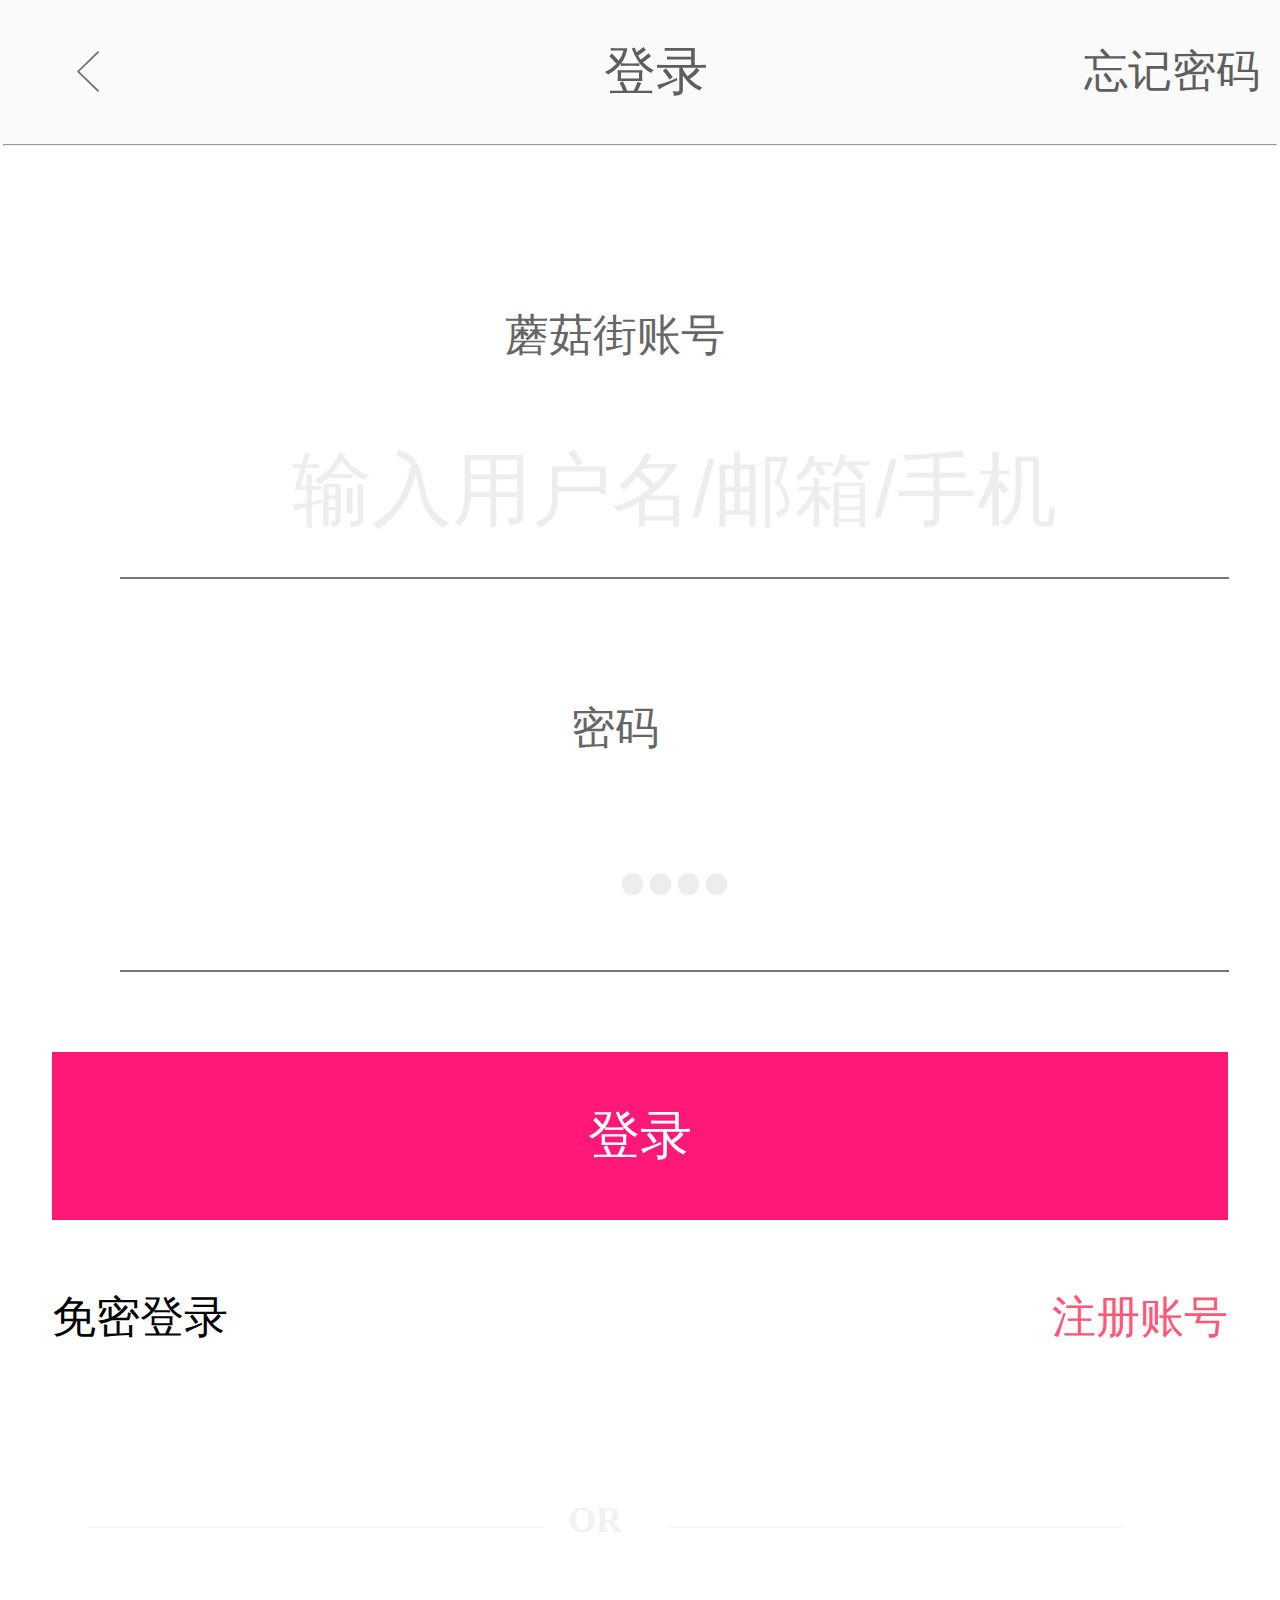
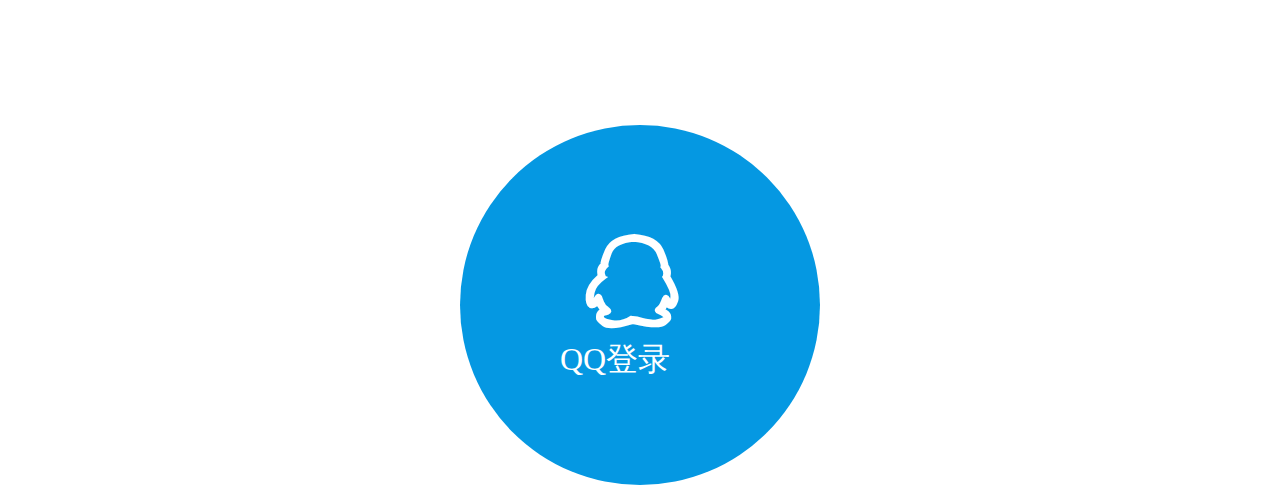
<file: login.html>
<!DOCTYPE html>
<html>
<meta name="viewport" content="width=device-width, initial-scale=1, maximum-scale=1, user-scalable=no">
<head>
	<title></title>
	<script src="js/index.js"></script>
	<link rel="stylesheet" type="text/css" href="css/reset.css">
	<link rel="stylesheet" type="text/css" href="font/iconfont.css">
	<link rel="stylesheet" type="text/css" href="css/login.css">
</head>
<body>
	<div id="top">
		<span>&#xe669;</span>
		<p>登录</p>
		<b>忘记密码</b>
	</div>
	<hr>
	<div id="middle">
		<div class="box">
			<p>蘑菇街账号</p>
			<input type="text" value="输入用户名/邮箱/手机" id="inp">
		</div>
		<div class="box">
			<p>密码</p>
			<input type="password" value="输入密码" id="pwd">
		</div>
		<div class="pane">
			<p id="btn">登录</p>
		</div>
		<h1>免密登录</h1>
		<h2><a href="register.html">注册账号</a></h2>
	</div>
	<div id="bottom">
		<h6>OR</h6>
		<div class="box">
			<span>&#xe61e;</span>
			<p>QQ登录</p>
		</div>
	</div>
</body>
</html>
<script src="js/login.js"></script>
</file>
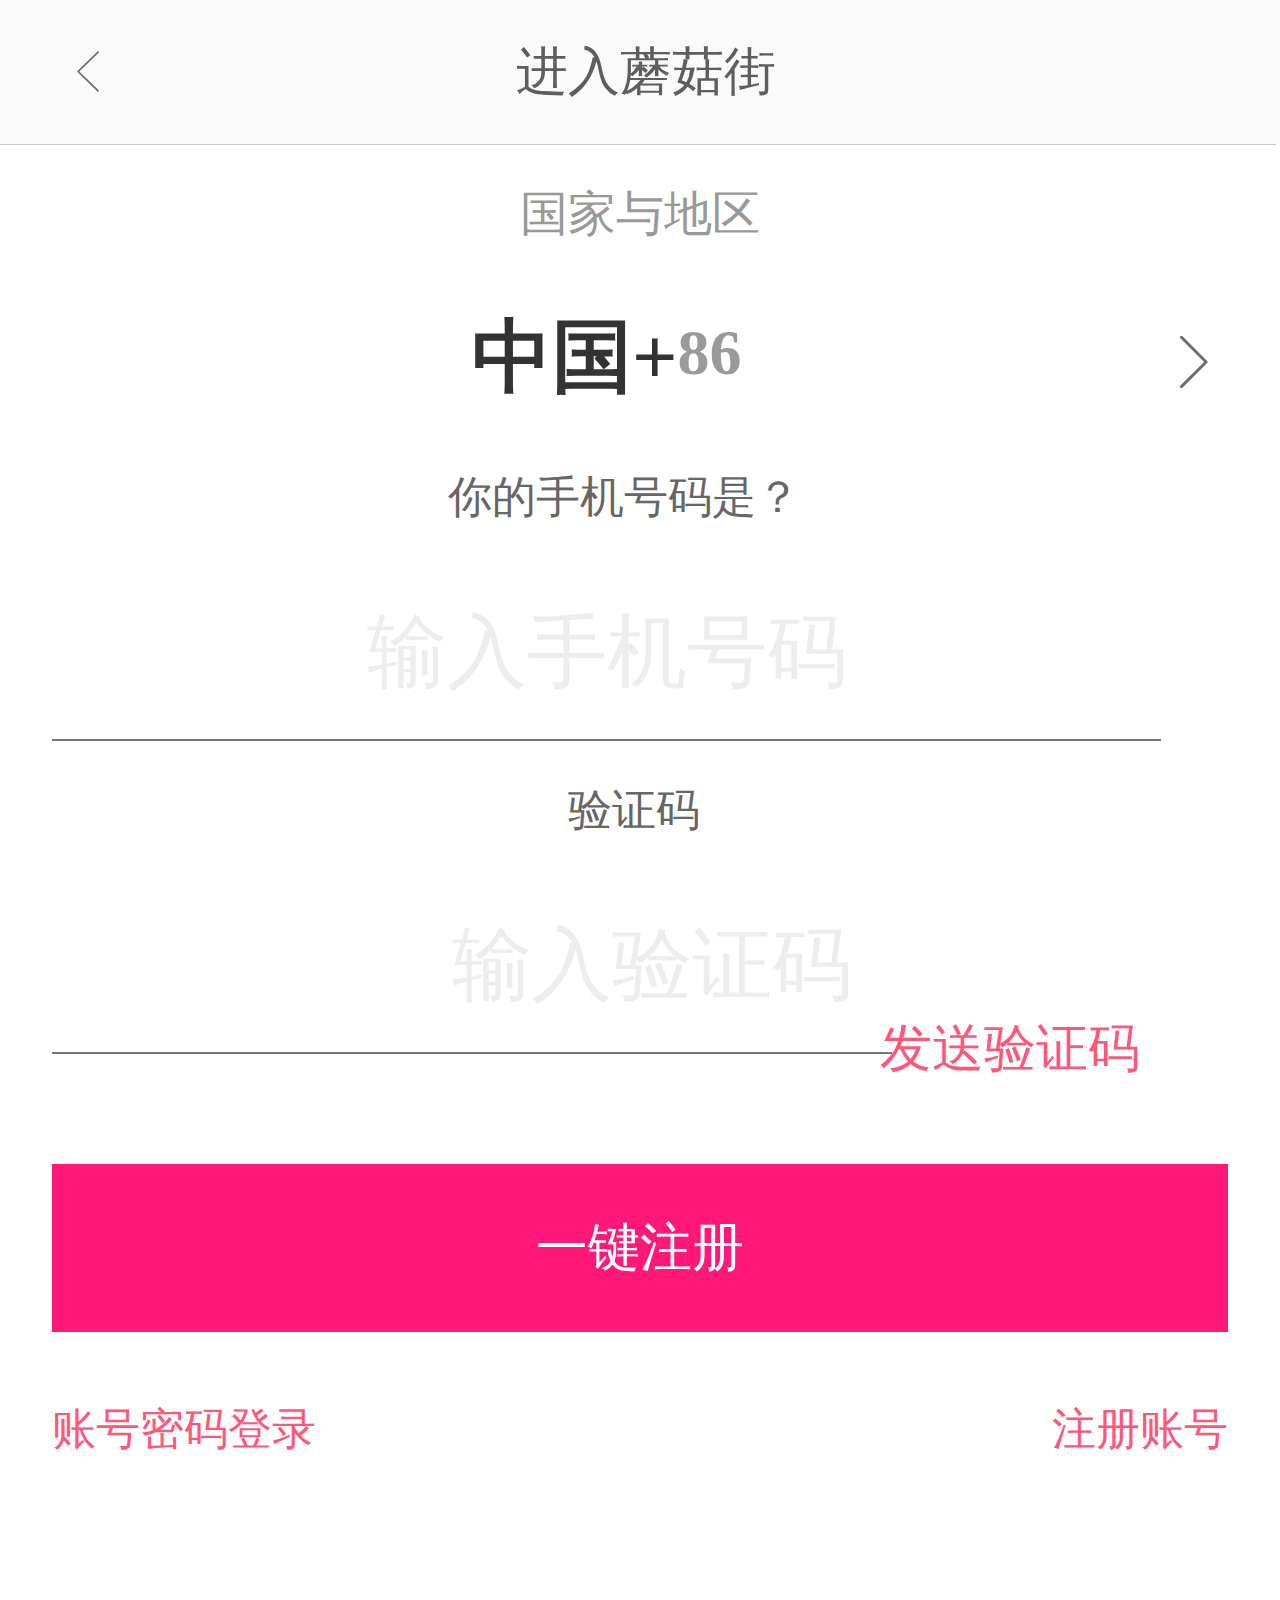
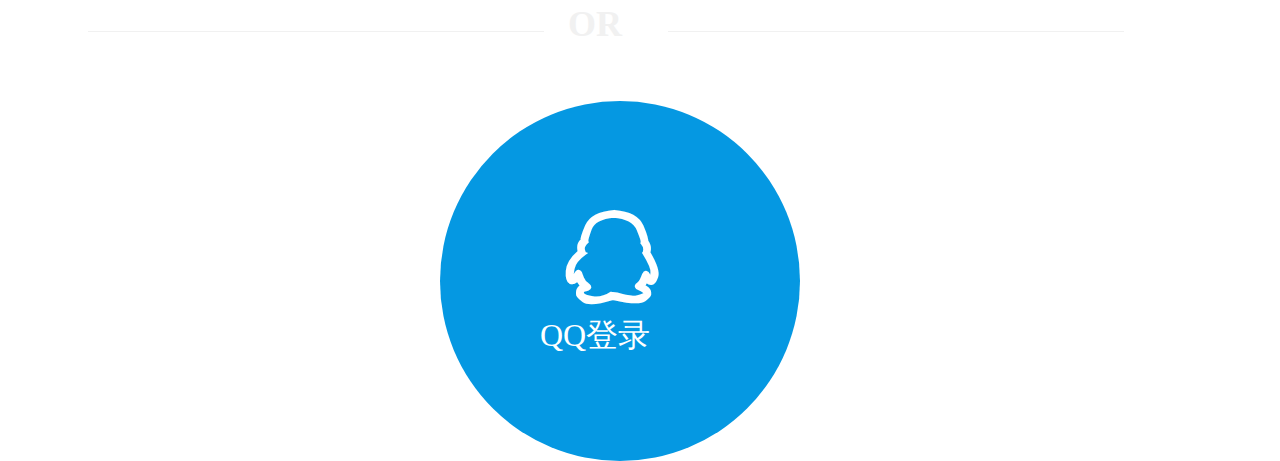
<file: register.html>
<!DOCTYPE html>
<html>
<meta name="viewport" content="width=device-width, initial-scale=1, maximum-scale=1, user-scalable=no">
<head>
	<title></title>
	<script src="js/index.js"></script>
	<link rel="stylesheet" type="text/css" href="css/reset.css">
	<link rel="stylesheet" type="text/css" href="font/iconfont.css">
	<link rel="stylesheet" type="text/css" href="css/register.css">
</head>
<body>
	<div id="top">
		<span>&#xe669;</span>
		<p>进入蘑菇街</p>
		<div class="city">
			<h1>国家与地区</h1>
			<h2>中国+</h2>
			<h3>86</h3>
			<span>&#xe619;</span>
		</div>
	</div>
	<div id="middle">
		<div class="box">
			<p>你的手机号码是？</p>
			<input type="text" value="输入手机号码" id="inp">
		</div>
		<div class="box1">
			<p>验证码</p>
			<input type="text" value="输入验证码" id="pwd">
			<h4 id="yzm">发送验证码</h4>
		</div>
		<div class="pane">
			<p id="btn">一键注册</p>
		</div>
		<h1><a href="login.html">账号密码登录</a></h1>
		<h2>注册账号</h2>
	</div>
	<div id="bottom">
		<h6>OR</h6>
		<div class="box">
			<span>&#xe61e;</span>
			<p>QQ登录</p>
		</div>
	</div>
</body>
</html>
<script src="js/login.js"></script>
<script src="js/register.js"></script>
</file>
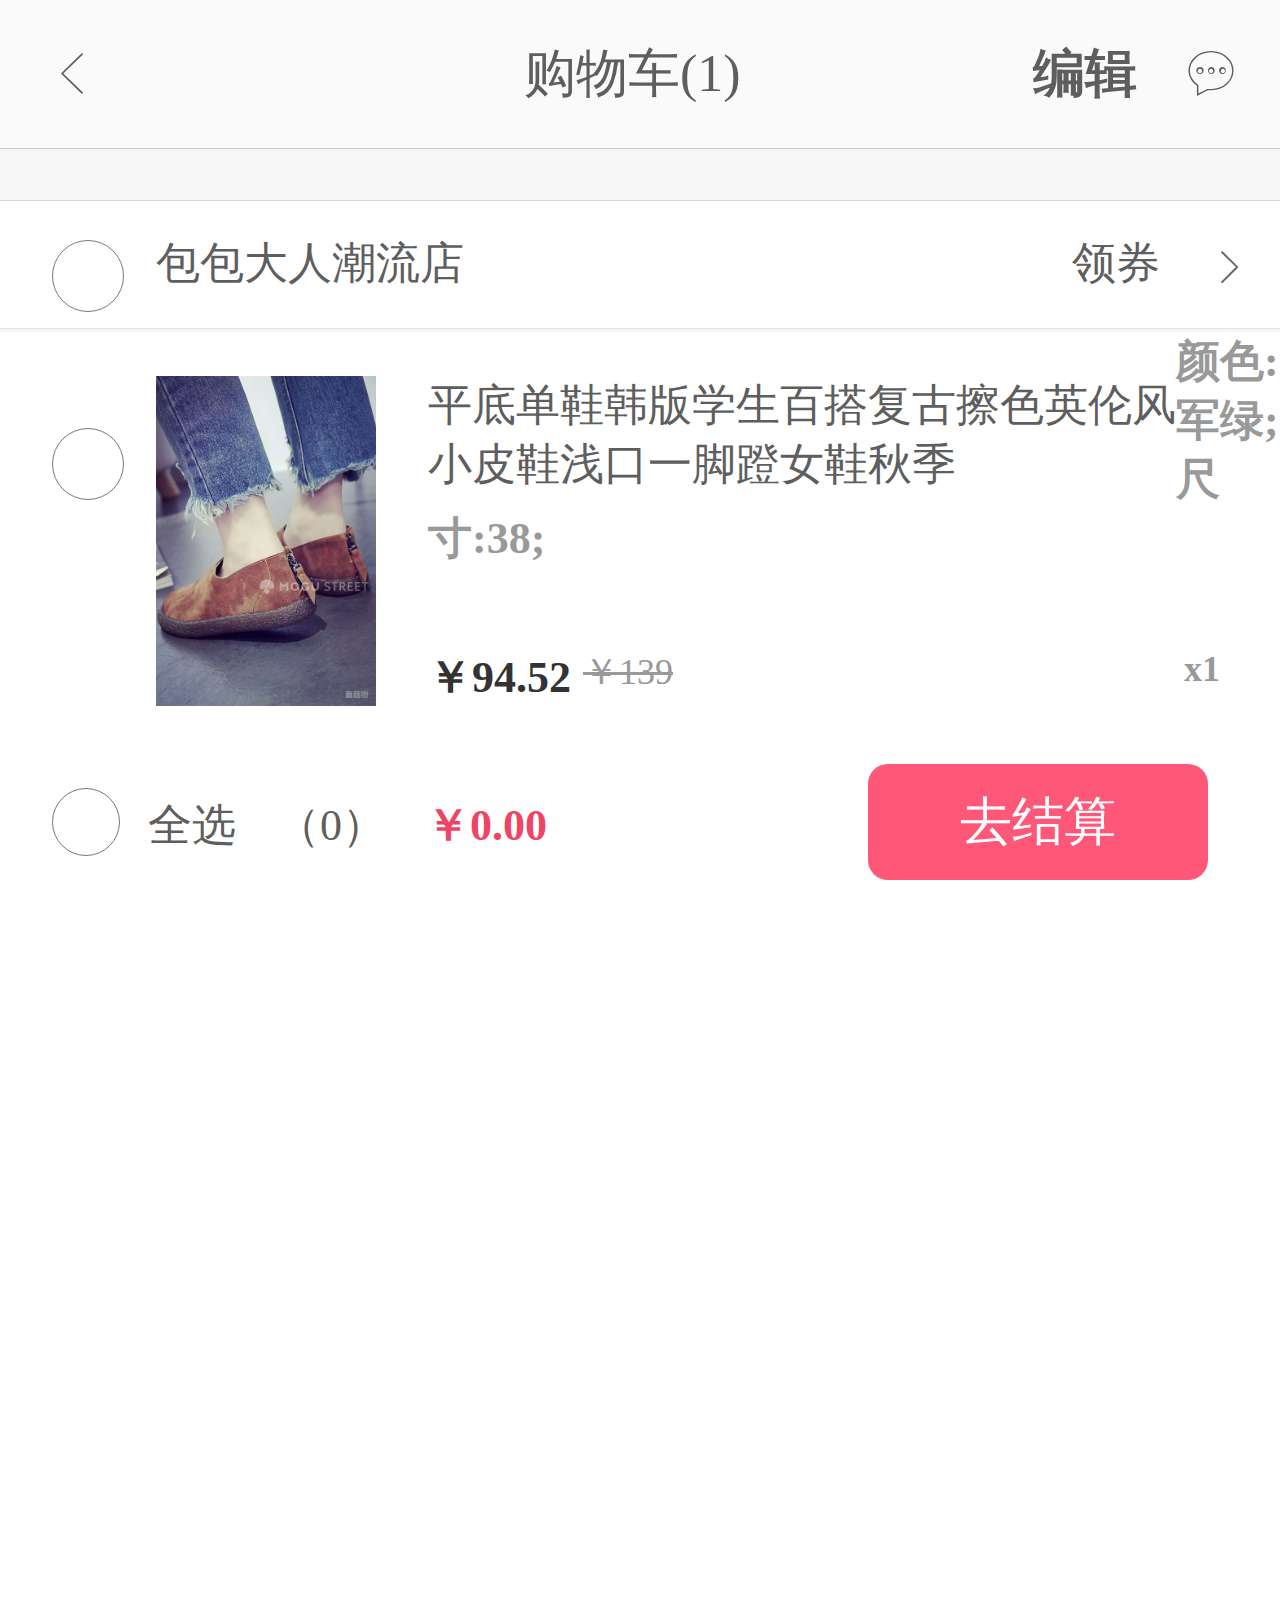
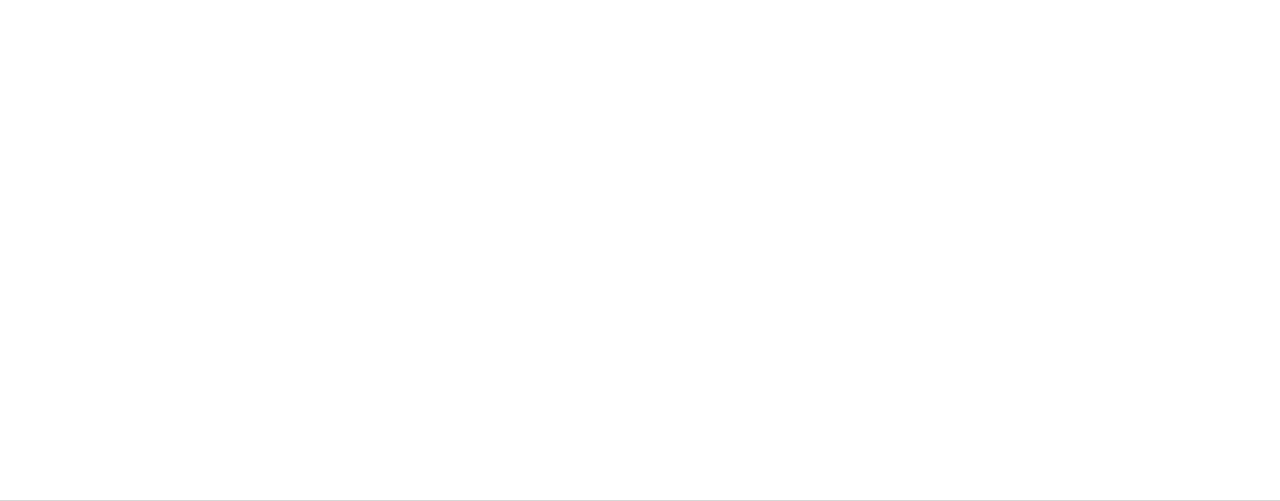
<file: shoping.html>
<!DOCTYPE html>
<html>
<meta name="viewport" content="width=device-width, initial-scale=1, maximum-scale=1, user-scalable=no">
<head>
	<title></title>
	<script src="js/index.js"></script>
	<link rel="stylesheet" type="text/css" href="css/shopping.css">
	<link rel="stylesheet" type="text/css" href="font/iconfont.css">
	<link rel="stylesheet" type="text/css" href="css/reset.css">
</head>
<body>
	<div id="layout">
		<div id="top">
			<a href="index.html" onClick="javascript:history.back(-1);"><span>&#xe669;</span></a>
			<p>购物车(1)</p>
			<h1>编辑</h1>
			<span>&#xe61b;</span>
		</div>
		<div id="center">
			<input type="radio" id="inp1">
			<p>包包大人潮流店</p>
			<h1>领券</h1>
			<span>&#xe619;</span>
		</div>
		<div id="bottom">
			<input type="radio" id="inp2">
			<img src="img/shop.jpeg" alt="">
			<p>平底单鞋韩版学生百搭复古擦色英伦风<br>小皮鞋浅口一脚蹬女鞋秋季</p>
			<h4>颜色:军绿;尺寸:38;</h4>
			<h3 id="h">￥94.52</h3>
			<del>￥139</del>
			<h5>x1</h5>
		</div>
		<div id="fix">
			<div class="box">
				<input type="radio" id="inp3">
				<p>全选</p><p id="p1">（0）</p>
				<h2 id="h2">￥0.00</h2>
				<div class="son">
					<h5>去结算</h5>
				</div>
			</div>
		</div>
	</div>
</body>
</html>
<script src="js/shoping.js"></script>
</file>
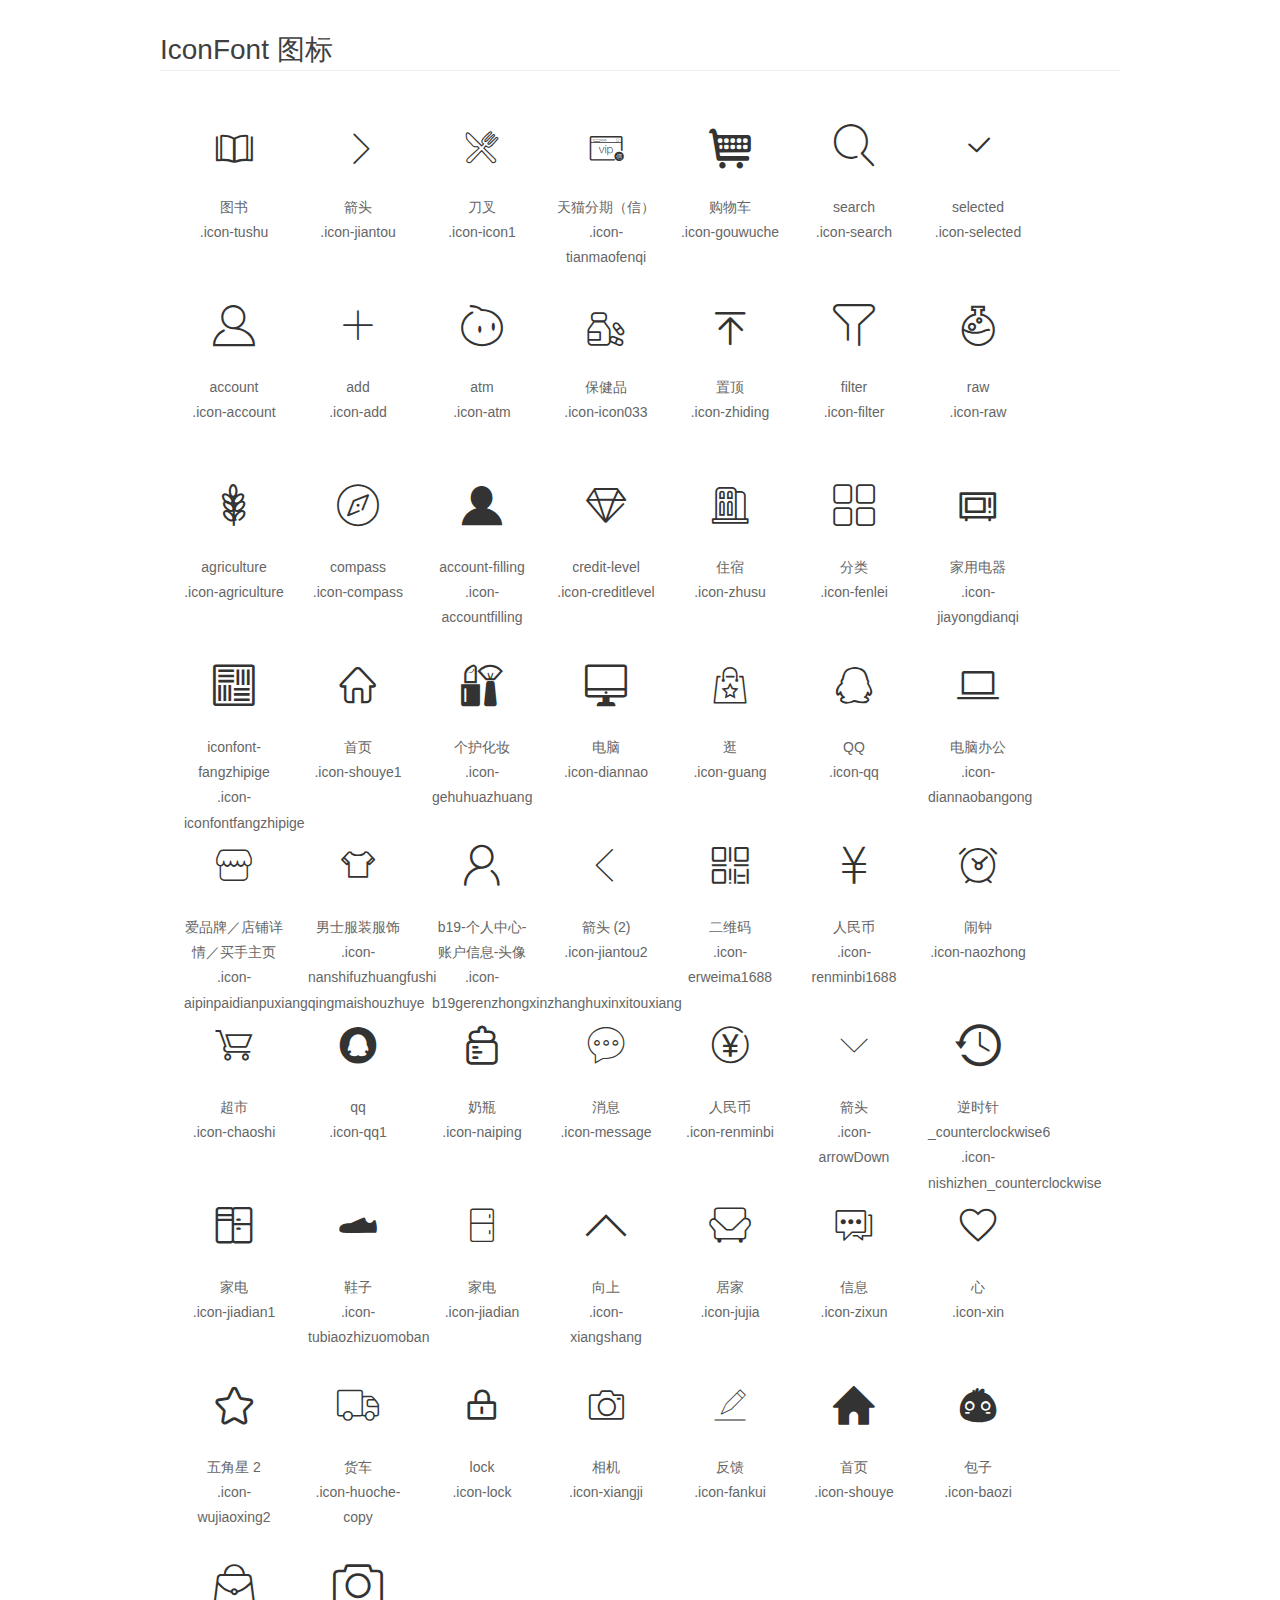
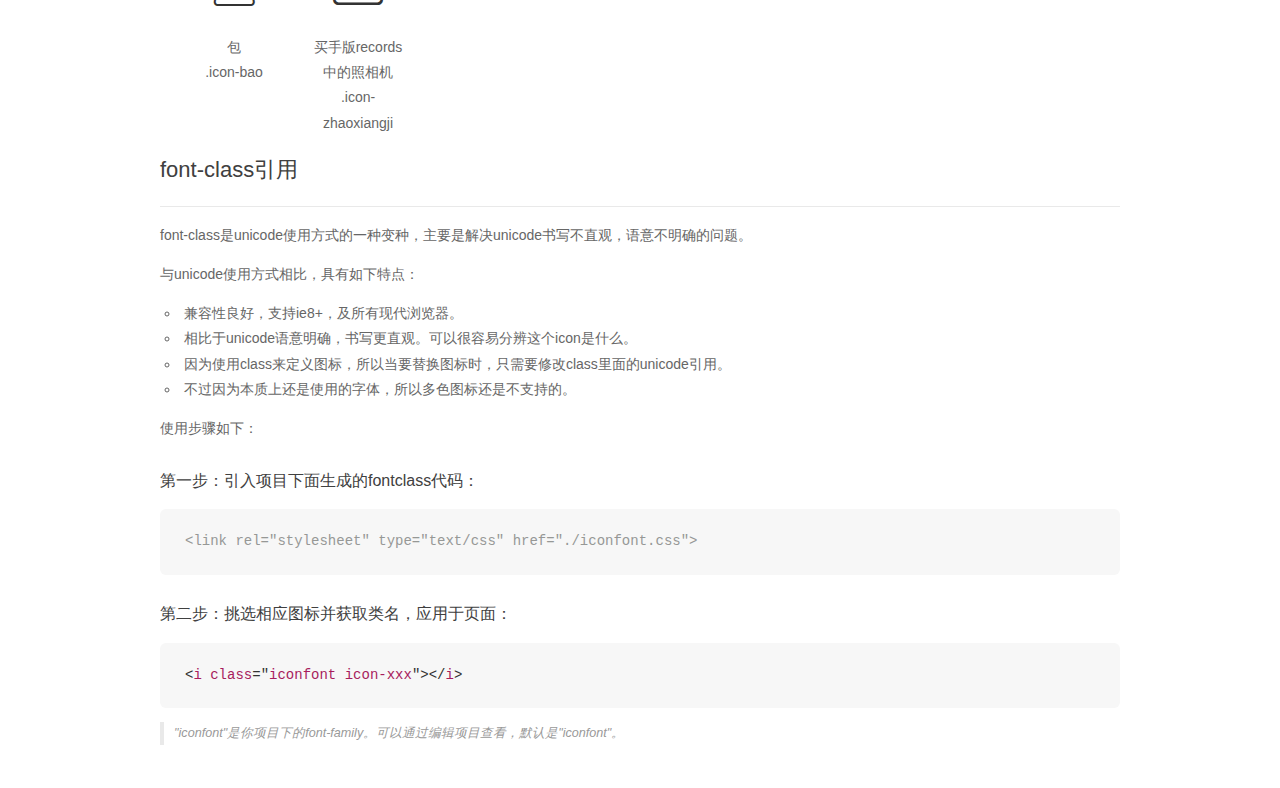
<file: font/demo_fontclass.html>
<!DOCTYPE html>
<html>
<head>
    <meta charset="utf-8"/>
    <title>IconFont</title>
    <link rel="stylesheet" href="demo.css">
    <link rel="stylesheet" href="iconfont.css">
</head>
<body>
    <div class="main markdown">
        <h1>IconFont 图标</h1>
        <ul class="icon_lists clear">
            
                <li>
                <i class="icon iconfont icon-tushu"></i>
                    <div class="name">图书</div>
                    <div class="fontclass">.icon-tushu</div>
                </li>
            
                <li>
                <i class="icon iconfont icon-jiantou"></i>
                    <div class="name">箭头</div>
                    <div class="fontclass">.icon-jiantou</div>
                </li>
            
                <li>
                <i class="icon iconfont icon-icon1"></i>
                    <div class="name">刀叉</div>
                    <div class="fontclass">.icon-icon1</div>
                </li>
            
                <li>
                <i class="icon iconfont icon-tianmaofenqi"></i>
                    <div class="name">天猫分期（信）</div>
                    <div class="fontclass">.icon-tianmaofenqi</div>
                </li>
            
                <li>
                <i class="icon iconfont icon-gouwuche"></i>
                    <div class="name">购物车</div>
                    <div class="fontclass">.icon-gouwuche</div>
                </li>
            
                <li>
                <i class="icon iconfont icon-search"></i>
                    <div class="name">search</div>
                    <div class="fontclass">.icon-search</div>
                </li>
            
                <li>
                <i class="icon iconfont icon-selected"></i>
                    <div class="name">selected</div>
                    <div class="fontclass">.icon-selected</div>
                </li>
            
                <li>
                <i class="icon iconfont icon-account"></i>
                    <div class="name">account</div>
                    <div class="fontclass">.icon-account</div>
                </li>
            
                <li>
                <i class="icon iconfont icon-add"></i>
                    <div class="name">add</div>
                    <div class="fontclass">.icon-add</div>
                </li>
            
                <li>
                <i class="icon iconfont icon-atm"></i>
                    <div class="name">atm</div>
                    <div class="fontclass">.icon-atm</div>
                </li>
            
                <li>
                <i class="icon iconfont icon-icon033"></i>
                    <div class="name">保健品</div>
                    <div class="fontclass">.icon-icon033</div>
                </li>
            
                <li>
                <i class="icon iconfont icon-zhiding"></i>
                    <div class="name">置顶</div>
                    <div class="fontclass">.icon-zhiding</div>
                </li>
            
                <li>
                <i class="icon iconfont icon-filter"></i>
                    <div class="name">filter</div>
                    <div class="fontclass">.icon-filter</div>
                </li>
            
                <li>
                <i class="icon iconfont icon-raw"></i>
                    <div class="name">raw</div>
                    <div class="fontclass">.icon-raw</div>
                </li>
            
                <li>
                <i class="icon iconfont icon-agriculture"></i>
                    <div class="name">agriculture</div>
                    <div class="fontclass">.icon-agriculture</div>
                </li>
            
                <li>
                <i class="icon iconfont icon-compass"></i>
                    <div class="name">compass</div>
                    <div class="fontclass">.icon-compass</div>
                </li>
            
                <li>
                <i class="icon iconfont icon-accountfilling"></i>
                    <div class="name">account-filling</div>
                    <div class="fontclass">.icon-accountfilling</div>
                </li>
            
                <li>
                <i class="icon iconfont icon-creditlevel"></i>
                    <div class="name">credit-level</div>
                    <div class="fontclass">.icon-creditlevel</div>
                </li>
            
                <li>
                <i class="icon iconfont icon-zhusu"></i>
                    <div class="name">住宿</div>
                    <div class="fontclass">.icon-zhusu</div>
                </li>
            
                <li>
                <i class="icon iconfont icon-fenlei"></i>
                    <div class="name">分类</div>
                    <div class="fontclass">.icon-fenlei</div>
                </li>
            
                <li>
                <i class="icon iconfont icon-jiayongdianqi"></i>
                    <div class="name">家用电器</div>
                    <div class="fontclass">.icon-jiayongdianqi</div>
                </li>
            
                <li>
                <i class="icon iconfont icon-iconfontfangzhipige"></i>
                    <div class="name">iconfont-fangzhipige</div>
                    <div class="fontclass">.icon-iconfontfangzhipige</div>
                </li>
            
                <li>
                <i class="icon iconfont icon-shouye1"></i>
                    <div class="name">首页</div>
                    <div class="fontclass">.icon-shouye1</div>
                </li>
            
                <li>
                <i class="icon iconfont icon-gehuhuazhuang"></i>
                    <div class="name">个护化妆</div>
                    <div class="fontclass">.icon-gehuhuazhuang</div>
                </li>
            
                <li>
                <i class="icon iconfont icon-diannao"></i>
                    <div class="name">电脑</div>
                    <div class="fontclass">.icon-diannao</div>
                </li>
            
                <li>
                <i class="icon iconfont icon-guang"></i>
                    <div class="name">逛</div>
                    <div class="fontclass">.icon-guang</div>
                </li>
            
                <li>
                <i class="icon iconfont icon-qq"></i>
                    <div class="name">QQ</div>
                    <div class="fontclass">.icon-qq</div>
                </li>
            
                <li>
                <i class="icon iconfont icon-diannaobangong"></i>
                    <div class="name">电脑办公</div>
                    <div class="fontclass">.icon-diannaobangong</div>
                </li>
            
                <li>
                <i class="icon iconfont icon-aipinpaidianpuxiangqingmaishouzhuye"></i>
                    <div class="name">爱品牌／店铺详情／买手主页</div>
                    <div class="fontclass">.icon-aipinpaidianpuxiangqingmaishouzhuye</div>
                </li>
            
                <li>
                <i class="icon iconfont icon-nanshifuzhuangfushi"></i>
                    <div class="name">男士服装服饰</div>
                    <div class="fontclass">.icon-nanshifuzhuangfushi</div>
                </li>
            
                <li>
                <i class="icon iconfont icon-b19gerenzhongxinzhanghuxinxitouxiang"></i>
                    <div class="name">b19-个人中心-账户信息-头像</div>
                    <div class="fontclass">.icon-b19gerenzhongxinzhanghuxinxitouxiang</div>
                </li>
            
                <li>
                <i class="icon iconfont icon-jiantou2"></i>
                    <div class="name">箭头 (2)</div>
                    <div class="fontclass">.icon-jiantou2</div>
                </li>
            
                <li>
                <i class="icon iconfont icon-erweima1688"></i>
                    <div class="name">二维码</div>
                    <div class="fontclass">.icon-erweima1688</div>
                </li>
            
                <li>
                <i class="icon iconfont icon-renminbi1688"></i>
                    <div class="name">人民币</div>
                    <div class="fontclass">.icon-renminbi1688</div>
                </li>
            
                <li>
                <i class="icon iconfont icon-naozhong"></i>
                    <div class="name">闹钟</div>
                    <div class="fontclass">.icon-naozhong</div>
                </li>
            
                <li>
                <i class="icon iconfont icon-chaoshi"></i>
                    <div class="name">超市</div>
                    <div class="fontclass">.icon-chaoshi</div>
                </li>
            
                <li>
                <i class="icon iconfont icon-qq1"></i>
                    <div class="name">qq</div>
                    <div class="fontclass">.icon-qq1</div>
                </li>
            
                <li>
                <i class="icon iconfont icon-naiping"></i>
                    <div class="name">奶瓶</div>
                    <div class="fontclass">.icon-naiping</div>
                </li>
            
                <li>
                <i class="icon iconfont icon-message"></i>
                    <div class="name">消息</div>
                    <div class="fontclass">.icon-message</div>
                </li>
            
                <li>
                <i class="icon iconfont icon-renminbi"></i>
                    <div class="name">人民币</div>
                    <div class="fontclass">.icon-renminbi</div>
                </li>
            
                <li>
                <i class="icon iconfont icon-arrowDown"></i>
                    <div class="name">箭头</div>
                    <div class="fontclass">.icon-arrowDown</div>
                </li>
            
                <li>
                <i class="icon iconfont icon-nishizhen_counterclockwise"></i>
                    <div class="name">逆时针_counterclockwise6</div>
                    <div class="fontclass">.icon-nishizhen_counterclockwise</div>
                </li>
            
                <li>
                <i class="icon iconfont icon-jiadian1"></i>
                    <div class="name">家电</div>
                    <div class="fontclass">.icon-jiadian1</div>
                </li>
            
                <li>
                <i class="icon iconfont icon-tubiaozhizuomoban"></i>
                    <div class="name">鞋子</div>
                    <div class="fontclass">.icon-tubiaozhizuomoban</div>
                </li>
            
                <li>
                <i class="icon iconfont icon-jiadian"></i>
                    <div class="name">家电</div>
                    <div class="fontclass">.icon-jiadian</div>
                </li>
            
                <li>
                <i class="icon iconfont icon-xiangshang"></i>
                    <div class="name">向上</div>
                    <div class="fontclass">.icon-xiangshang</div>
                </li>
            
                <li>
                <i class="icon iconfont icon-jujia"></i>
                    <div class="name">居家</div>
                    <div class="fontclass">.icon-jujia</div>
                </li>
            
                <li>
                <i class="icon iconfont icon-zixun"></i>
                    <div class="name">信息</div>
                    <div class="fontclass">.icon-zixun</div>
                </li>
            
                <li>
                <i class="icon iconfont icon-xin"></i>
                    <div class="name">心</div>
                    <div class="fontclass">.icon-xin</div>
                </li>
            
                <li>
                <i class="icon iconfont icon-wujiaoxing2"></i>
                    <div class="name">五角星 2</div>
                    <div class="fontclass">.icon-wujiaoxing2</div>
                </li>
            
                <li>
                <i class="icon iconfont icon-huoche-copy"></i>
                    <div class="name">货车</div>
                    <div class="fontclass">.icon-huoche-copy</div>
                </li>
            
                <li>
                <i class="icon iconfont icon-lock"></i>
                    <div class="name">lock</div>
                    <div class="fontclass">.icon-lock</div>
                </li>
            
                <li>
                <i class="icon iconfont icon-xiangji"></i>
                    <div class="name">相机</div>
                    <div class="fontclass">.icon-xiangji</div>
                </li>
            
                <li>
                <i class="icon iconfont icon-fankui"></i>
                    <div class="name">反馈</div>
                    <div class="fontclass">.icon-fankui</div>
                </li>
            
                <li>
                <i class="icon iconfont icon-shouye"></i>
                    <div class="name">首页</div>
                    <div class="fontclass">.icon-shouye</div>
                </li>
            
                <li>
                <i class="icon iconfont icon-baozi"></i>
                    <div class="name">包子</div>
                    <div class="fontclass">.icon-baozi</div>
                </li>
            
                <li>
                <i class="icon iconfont icon-bao"></i>
                    <div class="name">包</div>
                    <div class="fontclass">.icon-bao</div>
                </li>
            
                <li>
                <i class="icon iconfont icon-zhaoxiangji"></i>
                    <div class="name">买手版records中的照相机 </div>
                    <div class="fontclass">.icon-zhaoxiangji</div>
                </li>
            
        </ul>

        <h2 id="font-class-">font-class引用</h2>
        <hr>

        <p>font-class是unicode使用方式的一种变种，主要是解决unicode书写不直观，语意不明确的问题。</p>
        <p>与unicode使用方式相比，具有如下特点：</p>
        <ul>
        <li>兼容性良好，支持ie8+，及所有现代浏览器。</li>
        <li>相比于unicode语意明确，书写更直观。可以很容易分辨这个icon是什么。</li>
        <li>因为使用class来定义图标，所以当要替换图标时，只需要修改class里面的unicode引用。</li>
        <li>不过因为本质上还是使用的字体，所以多色图标还是不支持的。</li>
        </ul>
        <p>使用步骤如下：</p>
        <h3 id="-fontclass-">第一步：引入项目下面生成的fontclass代码：</h3>


        <pre><code class="lang-js hljs javascript"><span class="hljs-comment">&lt;link rel="stylesheet" type="text/css" href="./iconfont.css"&gt;</span></code></pre>
        <h3 id="-">第二步：挑选相应图标并获取类名，应用于页面：</h3>
        <pre><code class="lang-css hljs">&lt;<span class="hljs-selector-tag">i</span> <span class="hljs-selector-tag">class</span>="<span class="hljs-selector-tag">iconfont</span> <span class="hljs-selector-tag">icon-xxx</span>"&gt;&lt;/<span class="hljs-selector-tag">i</span>&gt;</code></pre>
        <blockquote>
        <p>"iconfont"是你项目下的font-family。可以通过编辑项目查看，默认是"iconfont"。</p>
        </blockquote>
    </div>
</body>
</html>
</file>
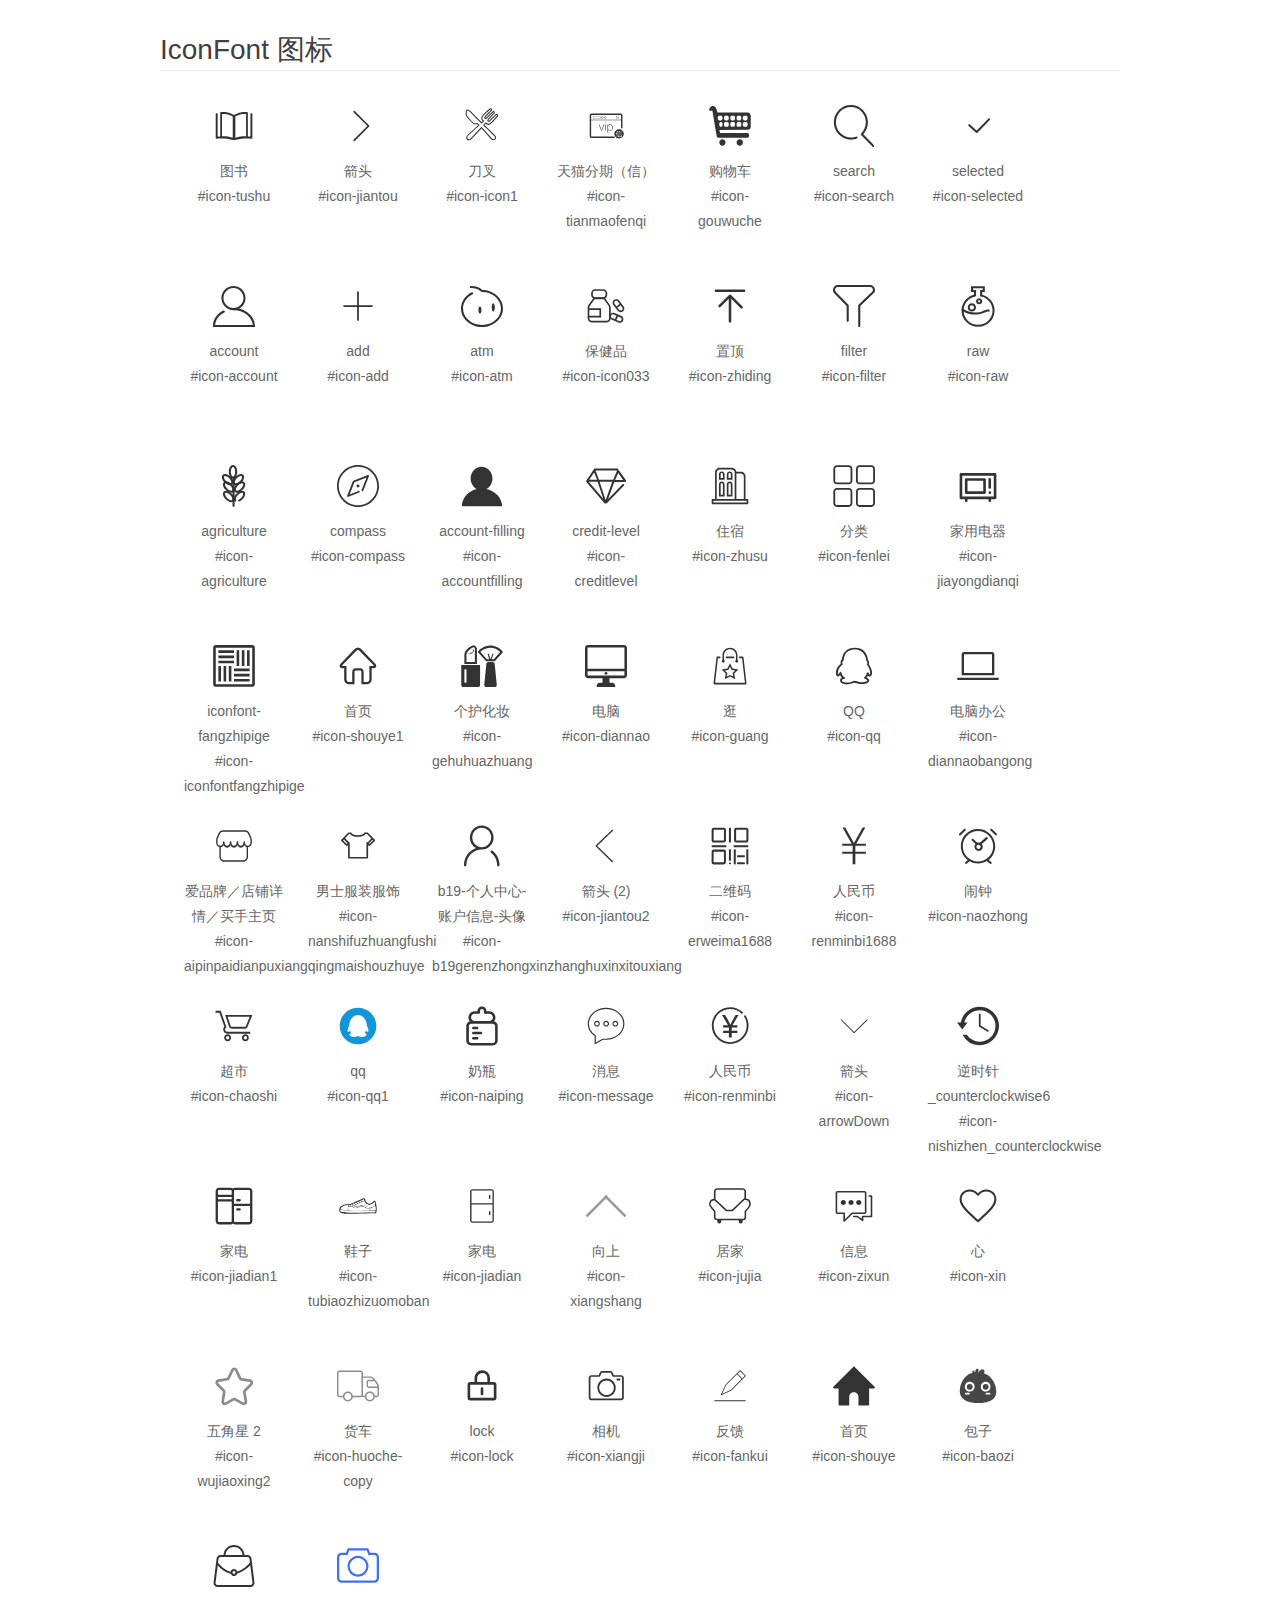
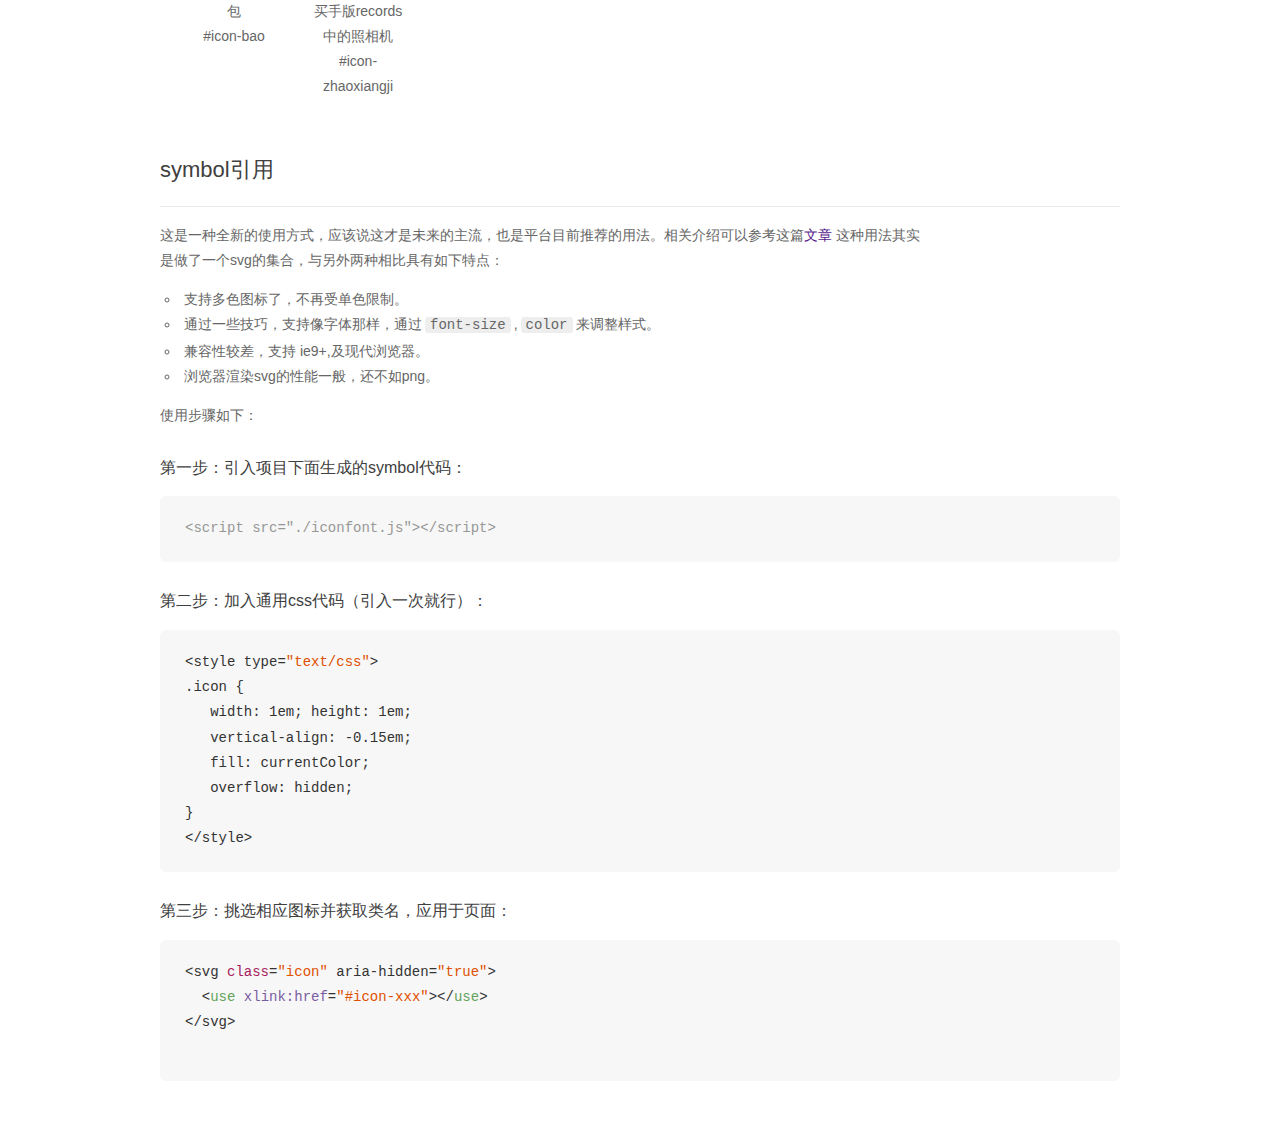
<file: font/demo_symbol.html>
<!DOCTYPE html>
<html>
<head>
    <meta charset="utf-8"/>
    <title>IconFont</title>
    <link rel="stylesheet" href="demo.css">
    <script src="iconfont.js"></script>

    <style type="text/css">
        .icon {
          /* 通过设置 font-size 来改变图标大小 */
          width: 1em; height: 1em;
          /* 图标和文字相邻时，垂直对齐 */
          vertical-align: -0.15em;
          /* 通过设置 color 来改变 SVG 的颜色/fill */
          fill: currentColor;
          /* path 和 stroke 溢出 viewBox 部分在 IE 下会显示
             normalize.css 中也包含这行 */
          overflow: hidden;
        }

    </style>
</head>
<body>
    <div class="main markdown">
        <h1>IconFont 图标</h1>
        <ul class="icon_lists clear">
            
                <li>
                    <svg class="icon" aria-hidden="true">
                        <use xlink:href="#icon-tushu"></use>
                    </svg>
                    <div class="name">图书</div>
                    <div class="fontclass">#icon-tushu</div>
                </li>
            
                <li>
                    <svg class="icon" aria-hidden="true">
                        <use xlink:href="#icon-jiantou"></use>
                    </svg>
                    <div class="name">箭头</div>
                    <div class="fontclass">#icon-jiantou</div>
                </li>
            
                <li>
                    <svg class="icon" aria-hidden="true">
                        <use xlink:href="#icon-icon1"></use>
                    </svg>
                    <div class="name">刀叉</div>
                    <div class="fontclass">#icon-icon1</div>
                </li>
            
                <li>
                    <svg class="icon" aria-hidden="true">
                        <use xlink:href="#icon-tianmaofenqi"></use>
                    </svg>
                    <div class="name">天猫分期（信）</div>
                    <div class="fontclass">#icon-tianmaofenqi</div>
                </li>
            
                <li>
                    <svg class="icon" aria-hidden="true">
                        <use xlink:href="#icon-gouwuche"></use>
                    </svg>
                    <div class="name">购物车</div>
                    <div class="fontclass">#icon-gouwuche</div>
                </li>
            
                <li>
                    <svg class="icon" aria-hidden="true">
                        <use xlink:href="#icon-search"></use>
                    </svg>
                    <div class="name">search</div>
                    <div class="fontclass">#icon-search</div>
                </li>
            
                <li>
                    <svg class="icon" aria-hidden="true">
                        <use xlink:href="#icon-selected"></use>
                    </svg>
                    <div class="name">selected</div>
                    <div class="fontclass">#icon-selected</div>
                </li>
            
                <li>
                    <svg class="icon" aria-hidden="true">
                        <use xlink:href="#icon-account"></use>
                    </svg>
                    <div class="name">account</div>
                    <div class="fontclass">#icon-account</div>
                </li>
            
                <li>
                    <svg class="icon" aria-hidden="true">
                        <use xlink:href="#icon-add"></use>
                    </svg>
                    <div class="name">add</div>
                    <div class="fontclass">#icon-add</div>
                </li>
            
                <li>
                    <svg class="icon" aria-hidden="true">
                        <use xlink:href="#icon-atm"></use>
                    </svg>
                    <div class="name">atm</div>
                    <div class="fontclass">#icon-atm</div>
                </li>
            
                <li>
                    <svg class="icon" aria-hidden="true">
                        <use xlink:href="#icon-icon033"></use>
                    </svg>
                    <div class="name">保健品</div>
                    <div class="fontclass">#icon-icon033</div>
                </li>
            
                <li>
                    <svg class="icon" aria-hidden="true">
                        <use xlink:href="#icon-zhiding"></use>
                    </svg>
                    <div class="name">置顶</div>
                    <div class="fontclass">#icon-zhiding</div>
                </li>
            
                <li>
                    <svg class="icon" aria-hidden="true">
                        <use xlink:href="#icon-filter"></use>
                    </svg>
                    <div class="name">filter</div>
                    <div class="fontclass">#icon-filter</div>
                </li>
            
                <li>
                    <svg class="icon" aria-hidden="true">
                        <use xlink:href="#icon-raw"></use>
                    </svg>
                    <div class="name">raw</div>
                    <div class="fontclass">#icon-raw</div>
                </li>
            
                <li>
                    <svg class="icon" aria-hidden="true">
                        <use xlink:href="#icon-agriculture"></use>
                    </svg>
                    <div class="name">agriculture</div>
                    <div class="fontclass">#icon-agriculture</div>
                </li>
            
                <li>
                    <svg class="icon" aria-hidden="true">
                        <use xlink:href="#icon-compass"></use>
                    </svg>
                    <div class="name">compass</div>
                    <div class="fontclass">#icon-compass</div>
                </li>
            
                <li>
                    <svg class="icon" aria-hidden="true">
                        <use xlink:href="#icon-accountfilling"></use>
                    </svg>
                    <div class="name">account-filling</div>
                    <div class="fontclass">#icon-accountfilling</div>
                </li>
            
                <li>
                    <svg class="icon" aria-hidden="true">
                        <use xlink:href="#icon-creditlevel"></use>
                    </svg>
                    <div class="name">credit-level</div>
                    <div class="fontclass">#icon-creditlevel</div>
                </li>
            
                <li>
                    <svg class="icon" aria-hidden="true">
                        <use xlink:href="#icon-zhusu"></use>
                    </svg>
                    <div class="name">住宿</div>
                    <div class="fontclass">#icon-zhusu</div>
                </li>
            
                <li>
                    <svg class="icon" aria-hidden="true">
                        <use xlink:href="#icon-fenlei"></use>
                    </svg>
                    <div class="name">分类</div>
                    <div class="fontclass">#icon-fenlei</div>
                </li>
            
                <li>
                    <svg class="icon" aria-hidden="true">
                        <use xlink:href="#icon-jiayongdianqi"></use>
                    </svg>
                    <div class="name">家用电器</div>
                    <div class="fontclass">#icon-jiayongdianqi</div>
                </li>
            
                <li>
                    <svg class="icon" aria-hidden="true">
                        <use xlink:href="#icon-iconfontfangzhipige"></use>
                    </svg>
                    <div class="name">iconfont-fangzhipige</div>
                    <div class="fontclass">#icon-iconfontfangzhipige</div>
                </li>
            
                <li>
                    <svg class="icon" aria-hidden="true">
                        <use xlink:href="#icon-shouye1"></use>
                    </svg>
                    <div class="name">首页</div>
                    <div class="fontclass">#icon-shouye1</div>
                </li>
            
                <li>
                    <svg class="icon" aria-hidden="true">
                        <use xlink:href="#icon-gehuhuazhuang"></use>
                    </svg>
                    <div class="name">个护化妆</div>
                    <div class="fontclass">#icon-gehuhuazhuang</div>
                </li>
            
                <li>
                    <svg class="icon" aria-hidden="true">
                        <use xlink:href="#icon-diannao"></use>
                    </svg>
                    <div class="name">电脑</div>
                    <div class="fontclass">#icon-diannao</div>
                </li>
            
                <li>
                    <svg class="icon" aria-hidden="true">
                        <use xlink:href="#icon-guang"></use>
                    </svg>
                    <div class="name">逛</div>
                    <div class="fontclass">#icon-guang</div>
                </li>
            
                <li>
                    <svg class="icon" aria-hidden="true">
                        <use xlink:href="#icon-qq"></use>
                    </svg>
                    <div class="name">QQ</div>
                    <div class="fontclass">#icon-qq</div>
                </li>
            
                <li>
                    <svg class="icon" aria-hidden="true">
                        <use xlink:href="#icon-diannaobangong"></use>
                    </svg>
                    <div class="name">电脑办公</div>
                    <div class="fontclass">#icon-diannaobangong</div>
                </li>
            
                <li>
                    <svg class="icon" aria-hidden="true">
                        <use xlink:href="#icon-aipinpaidianpuxiangqingmaishouzhuye"></use>
                    </svg>
                    <div class="name">爱品牌／店铺详情／买手主页</div>
                    <div class="fontclass">#icon-aipinpaidianpuxiangqingmaishouzhuye</div>
                </li>
            
                <li>
                    <svg class="icon" aria-hidden="true">
                        <use xlink:href="#icon-nanshifuzhuangfushi"></use>
                    </svg>
                    <div class="name">男士服装服饰</div>
                    <div class="fontclass">#icon-nanshifuzhuangfushi</div>
                </li>
            
                <li>
                    <svg class="icon" aria-hidden="true">
                        <use xlink:href="#icon-b19gerenzhongxinzhanghuxinxitouxiang"></use>
                    </svg>
                    <div class="name">b19-个人中心-账户信息-头像</div>
                    <div class="fontclass">#icon-b19gerenzhongxinzhanghuxinxitouxiang</div>
                </li>
            
                <li>
                    <svg class="icon" aria-hidden="true">
                        <use xlink:href="#icon-jiantou2"></use>
                    </svg>
                    <div class="name">箭头 (2)</div>
                    <div class="fontclass">#icon-jiantou2</div>
                </li>
            
                <li>
                    <svg class="icon" aria-hidden="true">
                        <use xlink:href="#icon-erweima1688"></use>
                    </svg>
                    <div class="name">二维码</div>
                    <div class="fontclass">#icon-erweima1688</div>
                </li>
            
                <li>
                    <svg class="icon" aria-hidden="true">
                        <use xlink:href="#icon-renminbi1688"></use>
                    </svg>
                    <div class="name">人民币</div>
                    <div class="fontclass">#icon-renminbi1688</div>
                </li>
            
                <li>
                    <svg class="icon" aria-hidden="true">
                        <use xlink:href="#icon-naozhong"></use>
                    </svg>
                    <div class="name">闹钟</div>
                    <div class="fontclass">#icon-naozhong</div>
                </li>
            
                <li>
                    <svg class="icon" aria-hidden="true">
                        <use xlink:href="#icon-chaoshi"></use>
                    </svg>
                    <div class="name">超市</div>
                    <div class="fontclass">#icon-chaoshi</div>
                </li>
            
                <li>
                    <svg class="icon" aria-hidden="true">
                        <use xlink:href="#icon-qq1"></use>
                    </svg>
                    <div class="name">qq</div>
                    <div class="fontclass">#icon-qq1</div>
                </li>
            
                <li>
                    <svg class="icon" aria-hidden="true">
                        <use xlink:href="#icon-naiping"></use>
                    </svg>
                    <div class="name">奶瓶</div>
                    <div class="fontclass">#icon-naiping</div>
                </li>
            
                <li>
                    <svg class="icon" aria-hidden="true">
                        <use xlink:href="#icon-message"></use>
                    </svg>
                    <div class="name">消息</div>
                    <div class="fontclass">#icon-message</div>
                </li>
            
                <li>
                    <svg class="icon" aria-hidden="true">
                        <use xlink:href="#icon-renminbi"></use>
                    </svg>
                    <div class="name">人民币</div>
                    <div class="fontclass">#icon-renminbi</div>
                </li>
            
                <li>
                    <svg class="icon" aria-hidden="true">
                        <use xlink:href="#icon-arrowDown"></use>
                    </svg>
                    <div class="name">箭头</div>
                    <div class="fontclass">#icon-arrowDown</div>
                </li>
            
                <li>
                    <svg class="icon" aria-hidden="true">
                        <use xlink:href="#icon-nishizhen_counterclockwise"></use>
                    </svg>
                    <div class="name">逆时针_counterclockwise6</div>
                    <div class="fontclass">#icon-nishizhen_counterclockwise</div>
                </li>
            
                <li>
                    <svg class="icon" aria-hidden="true">
                        <use xlink:href="#icon-jiadian1"></use>
                    </svg>
                    <div class="name">家电</div>
                    <div class="fontclass">#icon-jiadian1</div>
                </li>
            
                <li>
                    <svg class="icon" aria-hidden="true">
                        <use xlink:href="#icon-tubiaozhizuomoban"></use>
                    </svg>
                    <div class="name">鞋子</div>
                    <div class="fontclass">#icon-tubiaozhizuomoban</div>
                </li>
            
                <li>
                    <svg class="icon" aria-hidden="true">
                        <use xlink:href="#icon-jiadian"></use>
                    </svg>
                    <div class="name">家电</div>
                    <div class="fontclass">#icon-jiadian</div>
                </li>
            
                <li>
                    <svg class="icon" aria-hidden="true">
                        <use xlink:href="#icon-xiangshang"></use>
                    </svg>
                    <div class="name">向上</div>
                    <div class="fontclass">#icon-xiangshang</div>
                </li>
            
                <li>
                    <svg class="icon" aria-hidden="true">
                        <use xlink:href="#icon-jujia"></use>
                    </svg>
                    <div class="name">居家</div>
                    <div class="fontclass">#icon-jujia</div>
                </li>
            
                <li>
                    <svg class="icon" aria-hidden="true">
                        <use xlink:href="#icon-zixun"></use>
                    </svg>
                    <div class="name">信息</div>
                    <div class="fontclass">#icon-zixun</div>
                </li>
            
                <li>
                    <svg class="icon" aria-hidden="true">
                        <use xlink:href="#icon-xin"></use>
                    </svg>
                    <div class="name">心</div>
                    <div class="fontclass">#icon-xin</div>
                </li>
            
                <li>
                    <svg class="icon" aria-hidden="true">
                        <use xlink:href="#icon-wujiaoxing2"></use>
                    </svg>
                    <div class="name">五角星 2</div>
                    <div class="fontclass">#icon-wujiaoxing2</div>
                </li>
            
                <li>
                    <svg class="icon" aria-hidden="true">
                        <use xlink:href="#icon-huoche-copy"></use>
                    </svg>
                    <div class="name">货车</div>
                    <div class="fontclass">#icon-huoche-copy</div>
                </li>
            
                <li>
                    <svg class="icon" aria-hidden="true">
                        <use xlink:href="#icon-lock"></use>
                    </svg>
                    <div class="name">lock</div>
                    <div class="fontclass">#icon-lock</div>
                </li>
            
                <li>
                    <svg class="icon" aria-hidden="true">
                        <use xlink:href="#icon-xiangji"></use>
                    </svg>
                    <div class="name">相机</div>
                    <div class="fontclass">#icon-xiangji</div>
                </li>
            
                <li>
                    <svg class="icon" aria-hidden="true">
                        <use xlink:href="#icon-fankui"></use>
                    </svg>
                    <div class="name">反馈</div>
                    <div class="fontclass">#icon-fankui</div>
                </li>
            
                <li>
                    <svg class="icon" aria-hidden="true">
                        <use xlink:href="#icon-shouye"></use>
                    </svg>
                    <div class="name">首页</div>
                    <div class="fontclass">#icon-shouye</div>
                </li>
            
                <li>
                    <svg class="icon" aria-hidden="true">
                        <use xlink:href="#icon-baozi"></use>
                    </svg>
                    <div class="name">包子</div>
                    <div class="fontclass">#icon-baozi</div>
                </li>
            
                <li>
                    <svg class="icon" aria-hidden="true">
                        <use xlink:href="#icon-bao"></use>
                    </svg>
                    <div class="name">包</div>
                    <div class="fontclass">#icon-bao</div>
                </li>
            
                <li>
                    <svg class="icon" aria-hidden="true">
                        <use xlink:href="#icon-zhaoxiangji"></use>
                    </svg>
                    <div class="name">买手版records中的照相机 </div>
                    <div class="fontclass">#icon-zhaoxiangji</div>
                </li>
            
        </ul>


        <h2 id="symbol-">symbol引用</h2>
        <hr>

        <p>这是一种全新的使用方式，应该说这才是未来的主流，也是平台目前推荐的用法。相关介绍可以参考这篇<a href="">文章</a>
        这种用法其实是做了一个svg的集合，与另外两种相比具有如下特点：</p>
        <ul>
          <li>支持多色图标了，不再受单色限制。</li>
          <li>通过一些技巧，支持像字体那样，通过<code>font-size</code>,<code>color</code>来调整样式。</li>
          <li>兼容性较差，支持 ie9+,及现代浏览器。</li>
          <li>浏览器渲染svg的性能一般，还不如png。</li>
        </ul>
        <p>使用步骤如下：</p>
        <h3 id="-symbol-">第一步：引入项目下面生成的symbol代码：</h3>
        <pre><code class="lang-js hljs javascript"><span class="hljs-comment">&lt;script src="./iconfont.js"&gt;&lt;/script&gt;</span></code></pre>
        <h3 id="-css-">第二步：加入通用css代码（引入一次就行）：</h3>
        <pre><code class="lang-js hljs javascript">&lt;style type=<span class="hljs-string">"text/css"</span>&gt;
.icon {
   width: <span class="hljs-number">1</span>em; height: <span class="hljs-number">1</span>em;
   vertical-align: <span class="hljs-number">-0.15</span>em;
   fill: currentColor;
   overflow: hidden;
}
&lt;<span class="hljs-regexp">/style&gt;</span></code></pre>
        <h3 id="-">第三步：挑选相应图标并获取类名，应用于页面：</h3>
        <pre><code class="lang-js hljs javascript">&lt;svg <span class="hljs-class"><span class="hljs-keyword">class</span></span>=<span class="hljs-string">"icon"</span> aria-hidden=<span class="hljs-string">"true"</span>&gt;<span class="xml"><span class="hljs-tag">
  &lt;<span class="hljs-name">use</span> <span class="hljs-attr">xlink:href</span>=<span class="hljs-string">"#icon-xxx"</span>&gt;</span><span class="hljs-tag">&lt;/<span class="hljs-name">use</span>&gt;</span>
</span>&lt;<span class="hljs-regexp">/svg&gt;
        </span></code></pre>
    </div>
</body>
</html>
</file>
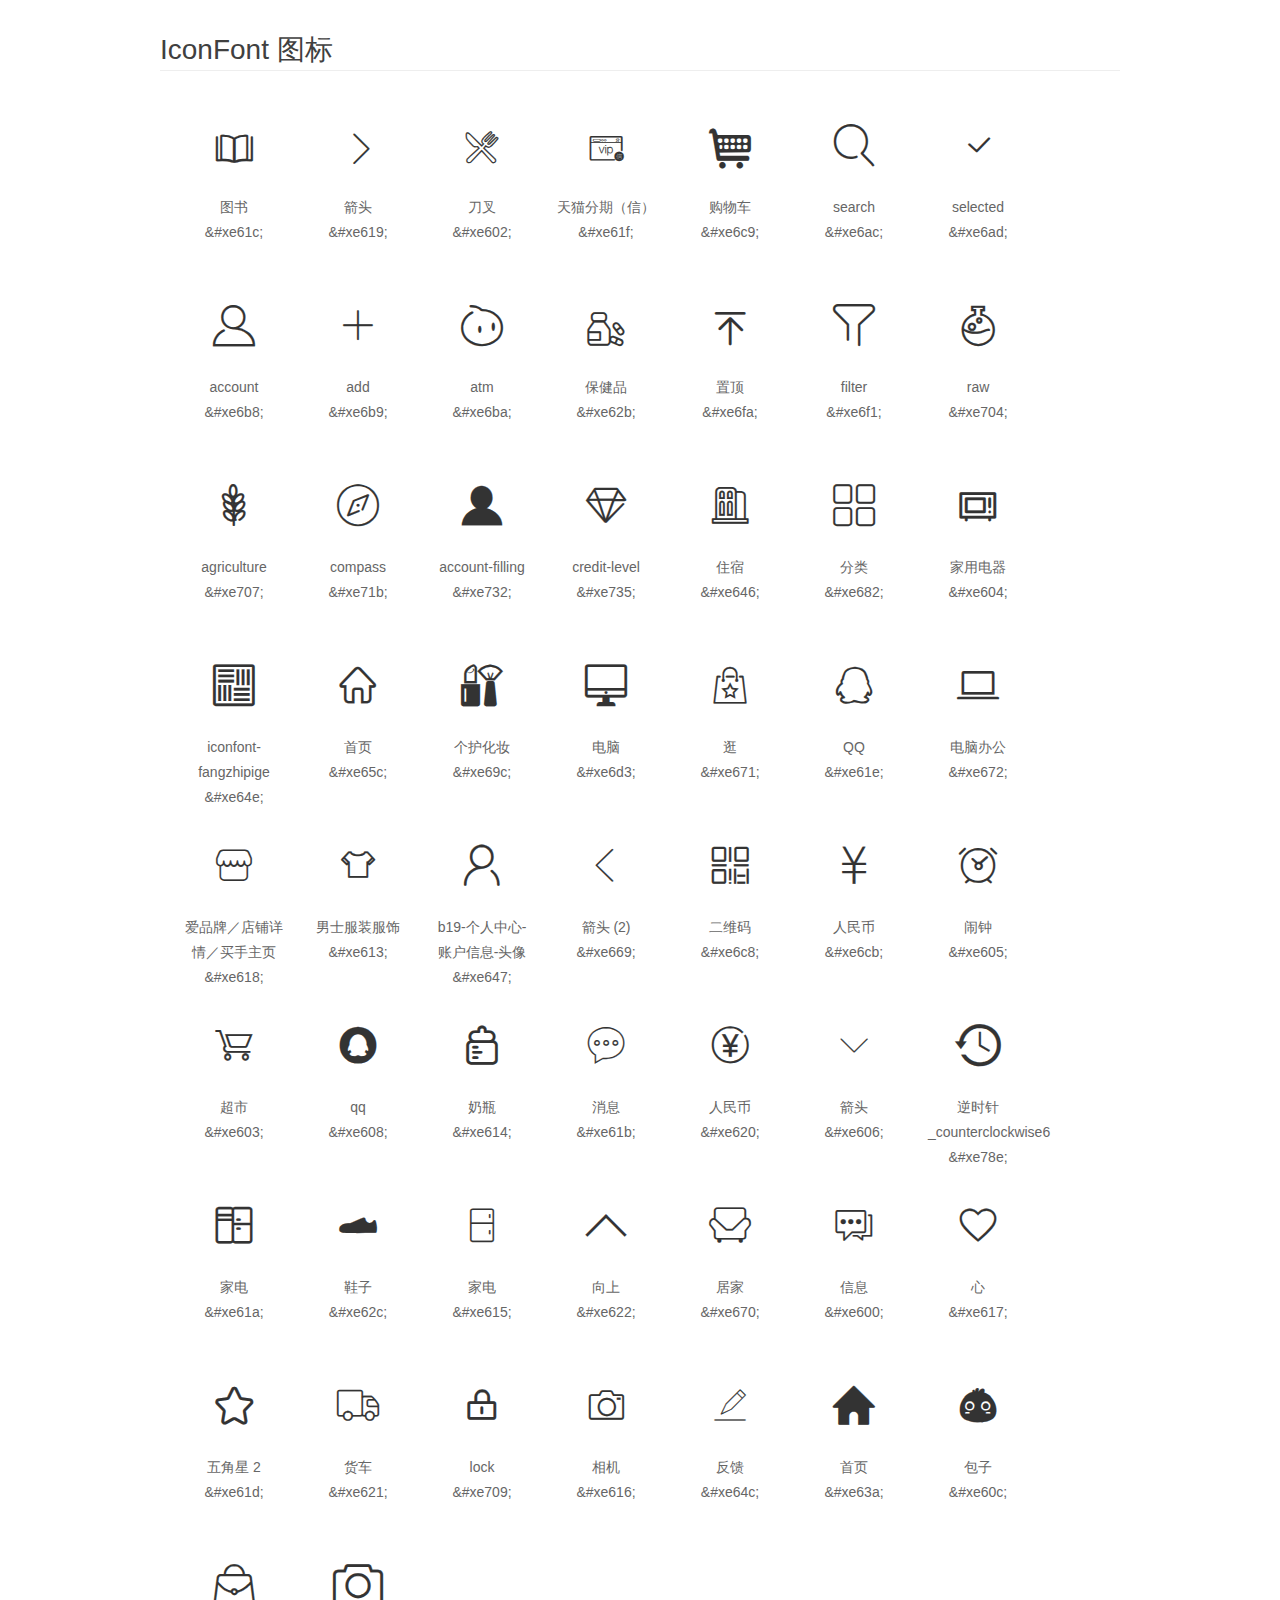
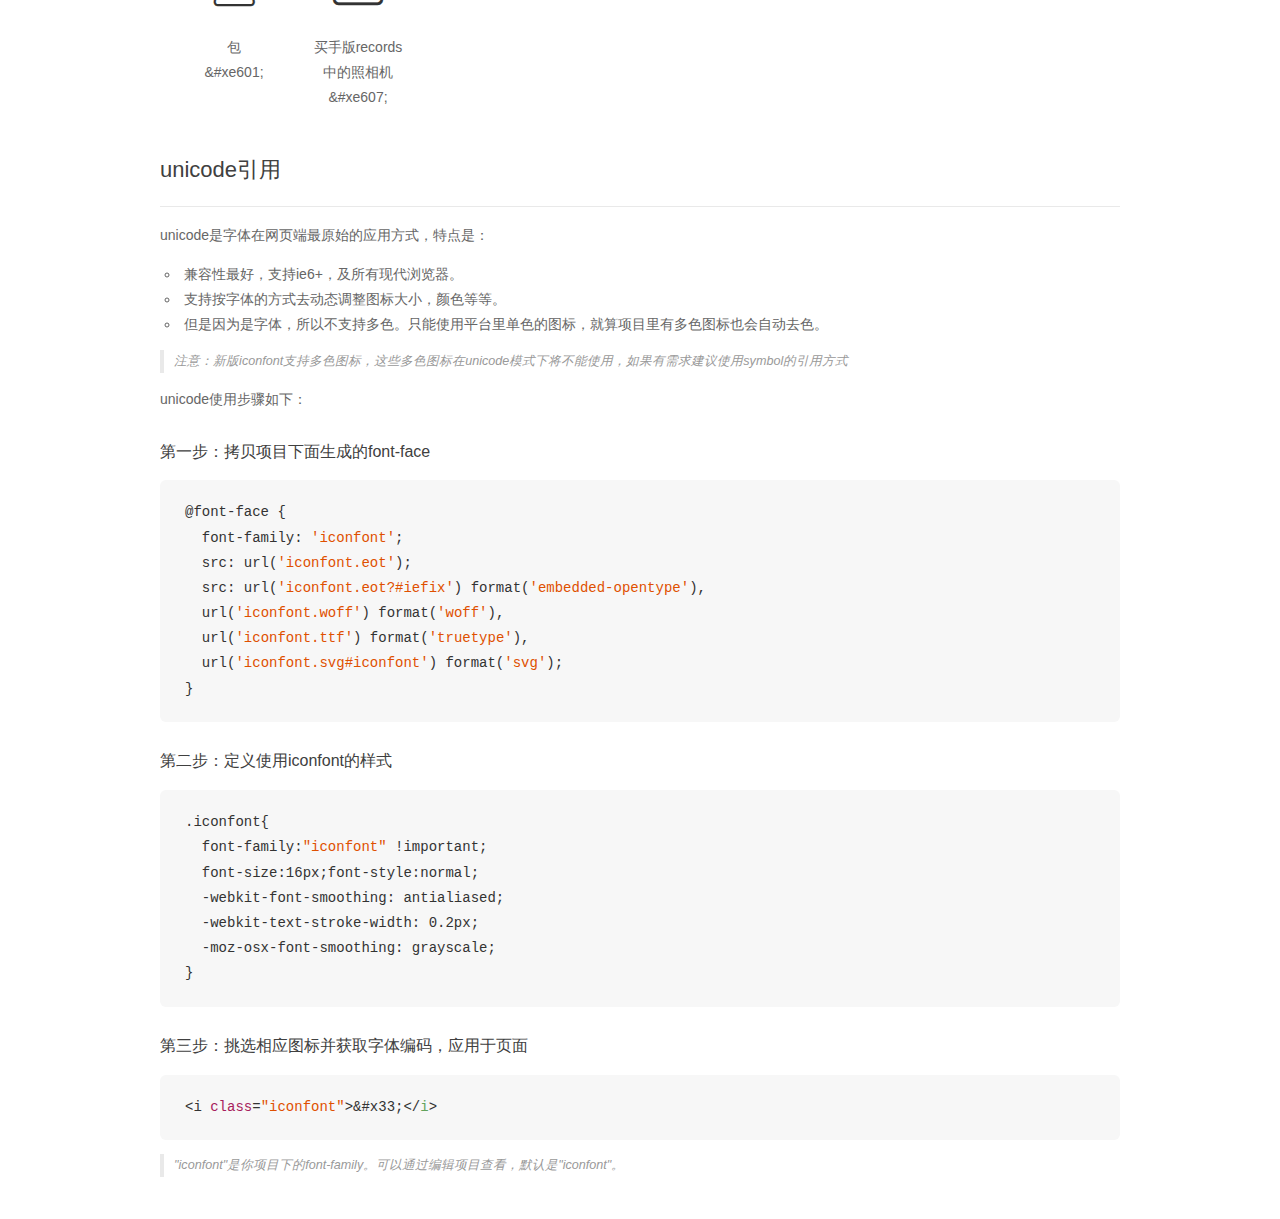
<file: font/demo_unicode.html>
<!DOCTYPE html>
<html>
<head>
    <meta charset="utf-8"/>
    <title>IconFont</title>
    <link rel="stylesheet" href="demo.css">

    <style type="text/css">

        @font-face {font-family: "iconfont";
          src: url('iconfont.eot'); /* IE9*/
          src: url('iconfont.eot#iefix') format('embedded-opentype'), /* IE6-IE8 */
          url('iconfont.woff') format('woff'), /* chrome, firefox */
          url('iconfont.ttf') format('truetype'), /* chrome, firefox, opera, Safari, Android, iOS 4.2+*/
          url('iconfont.svg#iconfont') format('svg'); /* iOS 4.1- */
        }

        .iconfont {
          font-family:"iconfont" !important;
          font-size:16px;
          font-style:normal;
          -webkit-font-smoothing: antialiased;
          -webkit-text-stroke-width: 0.2px;
          -moz-osx-font-smoothing: grayscale;
        }

    </style>
</head>
<body>
    <div class="main markdown">
        <h1>IconFont 图标</h1>
        <ul class="icon_lists clear">
            
                <li>
                <i class="icon iconfont">&#xe61c;</i>
                    <div class="name">图书</div>
                    <div class="code">&amp;#xe61c;</div>
                </li>
            
                <li>
                <i class="icon iconfont">&#xe619;</i>
                    <div class="name">箭头</div>
                    <div class="code">&amp;#xe619;</div>
                </li>
            
                <li>
                <i class="icon iconfont">&#xe602;</i>
                    <div class="name">刀叉</div>
                    <div class="code">&amp;#xe602;</div>
                </li>
            
                <li>
                <i class="icon iconfont">&#xe61f;</i>
                    <div class="name">天猫分期（信）</div>
                    <div class="code">&amp;#xe61f;</div>
                </li>
            
                <li>
                <i class="icon iconfont">&#xe6c9;</i>
                    <div class="name">购物车</div>
                    <div class="code">&amp;#xe6c9;</div>
                </li>
            
                <li>
                <i class="icon iconfont">&#xe6ac;</i>
                    <div class="name">search</div>
                    <div class="code">&amp;#xe6ac;</div>
                </li>
            
                <li>
                <i class="icon iconfont">&#xe6ad;</i>
                    <div class="name">selected</div>
                    <div class="code">&amp;#xe6ad;</div>
                </li>
            
                <li>
                <i class="icon iconfont">&#xe6b8;</i>
                    <div class="name">account</div>
                    <div class="code">&amp;#xe6b8;</div>
                </li>
            
                <li>
                <i class="icon iconfont">&#xe6b9;</i>
                    <div class="name">add</div>
                    <div class="code">&amp;#xe6b9;</div>
                </li>
            
                <li>
                <i class="icon iconfont">&#xe6ba;</i>
                    <div class="name">atm</div>
                    <div class="code">&amp;#xe6ba;</div>
                </li>
            
                <li>
                <i class="icon iconfont">&#xe62b;</i>
                    <div class="name">保健品</div>
                    <div class="code">&amp;#xe62b;</div>
                </li>
            
                <li>
                <i class="icon iconfont">&#xe6fa;</i>
                    <div class="name">置顶</div>
                    <div class="code">&amp;#xe6fa;</div>
                </li>
            
                <li>
                <i class="icon iconfont">&#xe6f1;</i>
                    <div class="name">filter</div>
                    <div class="code">&amp;#xe6f1;</div>
                </li>
            
                <li>
                <i class="icon iconfont">&#xe704;</i>
                    <div class="name">raw</div>
                    <div class="code">&amp;#xe704;</div>
                </li>
            
                <li>
                <i class="icon iconfont">&#xe707;</i>
                    <div class="name">agriculture</div>
                    <div class="code">&amp;#xe707;</div>
                </li>
            
                <li>
                <i class="icon iconfont">&#xe71b;</i>
                    <div class="name">compass</div>
                    <div class="code">&amp;#xe71b;</div>
                </li>
            
                <li>
                <i class="icon iconfont">&#xe732;</i>
                    <div class="name">account-filling</div>
                    <div class="code">&amp;#xe732;</div>
                </li>
            
                <li>
                <i class="icon iconfont">&#xe735;</i>
                    <div class="name">credit-level</div>
                    <div class="code">&amp;#xe735;</div>
                </li>
            
                <li>
                <i class="icon iconfont">&#xe646;</i>
                    <div class="name">住宿</div>
                    <div class="code">&amp;#xe646;</div>
                </li>
            
                <li>
                <i class="icon iconfont">&#xe682;</i>
                    <div class="name">分类</div>
                    <div class="code">&amp;#xe682;</div>
                </li>
            
                <li>
                <i class="icon iconfont">&#xe604;</i>
                    <div class="name">家用电器</div>
                    <div class="code">&amp;#xe604;</div>
                </li>
            
                <li>
                <i class="icon iconfont">&#xe64e;</i>
                    <div class="name">iconfont-fangzhipige</div>
                    <div class="code">&amp;#xe64e;</div>
                </li>
            
                <li>
                <i class="icon iconfont">&#xe65c;</i>
                    <div class="name">首页</div>
                    <div class="code">&amp;#xe65c;</div>
                </li>
            
                <li>
                <i class="icon iconfont">&#xe69c;</i>
                    <div class="name">个护化妆</div>
                    <div class="code">&amp;#xe69c;</div>
                </li>
            
                <li>
                <i class="icon iconfont">&#xe6d3;</i>
                    <div class="name">电脑</div>
                    <div class="code">&amp;#xe6d3;</div>
                </li>
            
                <li>
                <i class="icon iconfont">&#xe671;</i>
                    <div class="name">逛</div>
                    <div class="code">&amp;#xe671;</div>
                </li>
            
                <li>
                <i class="icon iconfont">&#xe61e;</i>
                    <div class="name">QQ</div>
                    <div class="code">&amp;#xe61e;</div>
                </li>
            
                <li>
                <i class="icon iconfont">&#xe672;</i>
                    <div class="name">电脑办公</div>
                    <div class="code">&amp;#xe672;</div>
                </li>
            
                <li>
                <i class="icon iconfont">&#xe618;</i>
                    <div class="name">爱品牌／店铺详情／买手主页</div>
                    <div class="code">&amp;#xe618;</div>
                </li>
            
                <li>
                <i class="icon iconfont">&#xe613;</i>
                    <div class="name">男士服装服饰</div>
                    <div class="code">&amp;#xe613;</div>
                </li>
            
                <li>
                <i class="icon iconfont">&#xe647;</i>
                    <div class="name">b19-个人中心-账户信息-头像</div>
                    <div class="code">&amp;#xe647;</div>
                </li>
            
                <li>
                <i class="icon iconfont">&#xe669;</i>
                    <div class="name">箭头 (2)</div>
                    <div class="code">&amp;#xe669;</div>
                </li>
            
                <li>
                <i class="icon iconfont">&#xe6c8;</i>
                    <div class="name">二维码</div>
                    <div class="code">&amp;#xe6c8;</div>
                </li>
            
                <li>
                <i class="icon iconfont">&#xe6cb;</i>
                    <div class="name">人民币</div>
                    <div class="code">&amp;#xe6cb;</div>
                </li>
            
                <li>
                <i class="icon iconfont">&#xe605;</i>
                    <div class="name">闹钟</div>
                    <div class="code">&amp;#xe605;</div>
                </li>
            
                <li>
                <i class="icon iconfont">&#xe603;</i>
                    <div class="name">超市</div>
                    <div class="code">&amp;#xe603;</div>
                </li>
            
                <li>
                <i class="icon iconfont">&#xe608;</i>
                    <div class="name">qq</div>
                    <div class="code">&amp;#xe608;</div>
                </li>
            
                <li>
                <i class="icon iconfont">&#xe614;</i>
                    <div class="name">奶瓶</div>
                    <div class="code">&amp;#xe614;</div>
                </li>
            
                <li>
                <i class="icon iconfont">&#xe61b;</i>
                    <div class="name">消息</div>
                    <div class="code">&amp;#xe61b;</div>
                </li>
            
                <li>
                <i class="icon iconfont">&#xe620;</i>
                    <div class="name">人民币</div>
                    <div class="code">&amp;#xe620;</div>
                </li>
            
                <li>
                <i class="icon iconfont">&#xe606;</i>
                    <div class="name">箭头</div>
                    <div class="code">&amp;#xe606;</div>
                </li>
            
                <li>
                <i class="icon iconfont">&#xe78e;</i>
                    <div class="name">逆时针_counterclockwise6</div>
                    <div class="code">&amp;#xe78e;</div>
                </li>
            
                <li>
                <i class="icon iconfont">&#xe61a;</i>
                    <div class="name">家电</div>
                    <div class="code">&amp;#xe61a;</div>
                </li>
            
                <li>
                <i class="icon iconfont">&#xe62c;</i>
                    <div class="name">鞋子</div>
                    <div class="code">&amp;#xe62c;</div>
                </li>
            
                <li>
                <i class="icon iconfont">&#xe615;</i>
                    <div class="name">家电</div>
                    <div class="code">&amp;#xe615;</div>
                </li>
            
                <li>
                <i class="icon iconfont">&#xe622;</i>
                    <div class="name">向上</div>
                    <div class="code">&amp;#xe622;</div>
                </li>
            
                <li>
                <i class="icon iconfont">&#xe670;</i>
                    <div class="name">居家</div>
                    <div class="code">&amp;#xe670;</div>
                </li>
            
                <li>
                <i class="icon iconfont">&#xe600;</i>
                    <div class="name">信息</div>
                    <div class="code">&amp;#xe600;</div>
                </li>
            
                <li>
                <i class="icon iconfont">&#xe617;</i>
                    <div class="name">心</div>
                    <div class="code">&amp;#xe617;</div>
                </li>
            
                <li>
                <i class="icon iconfont">&#xe61d;</i>
                    <div class="name">五角星 2</div>
                    <div class="code">&amp;#xe61d;</div>
                </li>
            
                <li>
                <i class="icon iconfont">&#xe621;</i>
                    <div class="name">货车</div>
                    <div class="code">&amp;#xe621;</div>
                </li>
            
                <li>
                <i class="icon iconfont">&#xe709;</i>
                    <div class="name">lock</div>
                    <div class="code">&amp;#xe709;</div>
                </li>
            
                <li>
                <i class="icon iconfont">&#xe616;</i>
                    <div class="name">相机</div>
                    <div class="code">&amp;#xe616;</div>
                </li>
            
                <li>
                <i class="icon iconfont">&#xe64c;</i>
                    <div class="name">反馈</div>
                    <div class="code">&amp;#xe64c;</div>
                </li>
            
                <li>
                <i class="icon iconfont">&#xe63a;</i>
                    <div class="name">首页</div>
                    <div class="code">&amp;#xe63a;</div>
                </li>
            
                <li>
                <i class="icon iconfont">&#xe60c;</i>
                    <div class="name">包子</div>
                    <div class="code">&amp;#xe60c;</div>
                </li>
            
                <li>
                <i class="icon iconfont">&#xe601;</i>
                    <div class="name">包</div>
                    <div class="code">&amp;#xe601;</div>
                </li>
            
                <li>
                <i class="icon iconfont">&#xe607;</i>
                    <div class="name">买手版records中的照相机 </div>
                    <div class="code">&amp;#xe607;</div>
                </li>
            
        </ul>
        <h2 id="unicode-">unicode引用</h2>
        <hr>

        <p>unicode是字体在网页端最原始的应用方式，特点是：</p>
        <ul>
        <li>兼容性最好，支持ie6+，及所有现代浏览器。</li>
        <li>支持按字体的方式去动态调整图标大小，颜色等等。</li>
        <li>但是因为是字体，所以不支持多色。只能使用平台里单色的图标，就算项目里有多色图标也会自动去色。</li>
        </ul>
        <blockquote>
        <p>注意：新版iconfont支持多色图标，这些多色图标在unicode模式下将不能使用，如果有需求建议使用symbol的引用方式</p>
        </blockquote>
        <p>unicode使用步骤如下：</p>
        <h3 id="-font-face">第一步：拷贝项目下面生成的font-face</h3>
        <pre><code class="lang-js hljs javascript">@font-face {
  font-family: <span class="hljs-string">'iconfont'</span>;
  src: url(<span class="hljs-string">'iconfont.eot'</span>);
  src: url(<span class="hljs-string">'iconfont.eot?#iefix'</span>) format(<span class="hljs-string">'embedded-opentype'</span>),
  url(<span class="hljs-string">'iconfont.woff'</span>) format(<span class="hljs-string">'woff'</span>),
  url(<span class="hljs-string">'iconfont.ttf'</span>) format(<span class="hljs-string">'truetype'</span>),
  url(<span class="hljs-string">'iconfont.svg#iconfont'</span>) format(<span class="hljs-string">'svg'</span>);
}
</code></pre>
        <h3 id="-iconfont-">第二步：定义使用iconfont的样式</h3>
        <pre><code class="lang-js hljs javascript">.iconfont{
  font-family:<span class="hljs-string">"iconfont"</span> !important;
  font-size:<span class="hljs-number">16</span>px;font-style:normal;
  -webkit-font-smoothing: antialiased;
  -webkit-text-stroke-width: <span class="hljs-number">0.2</span>px;
  -moz-osx-font-smoothing: grayscale;
}
</code></pre>
        <h3 id="-">第三步：挑选相应图标并获取字体编码，应用于页面</h3>
        <pre><code class="lang-js hljs javascript">&lt;i <span class="hljs-class"><span class="hljs-keyword">class</span></span>=<span class="hljs-string">"iconfont"</span>&gt;&amp;#x33;<span class="xml"><span class="hljs-tag">&lt;/<span class="hljs-name">i</span>&gt;</span></span></code></pre>

        <blockquote>
        <p>"iconfont"是你项目下的font-family。可以通过编辑项目查看，默认是"iconfont"。</p>
        </blockquote>
    </div>


</body>
</html>
</file>
<file: css/index.css>
a{text-decoration:none}#top{width:15.85rem;height:1.85rem;margin-top:0.25rem}#top span{font-family:'iconfont';padding:0.25rem 0.65rem 0 0.8rem;float:left}#top .search{float:left;width:11.3rem;background:#eee;margin-top:0.25rem;margin-bottom:0.3rem}#top .search span{float:left;font-family:'iconfont';padding-top:5px;padding-left:7px;padding-right:10px;padding-bottom:7px;font-size:0.65rem}#top .search input{float:left;margin-top:0.15rem;background:#eee;border:none;outline:none;font-size:0.55rem}#top .top-right span{font-family:'iconfont';float:right;padding:0.25rem 0.5rem 0 0.15rem}#top .top-middle .line{clear:both;width:100%;border:1px solid #eee}#top .top-middle #box{width:16rem;height:6.5rem;overflow:hidden;position:relative}#top .top-middle #box ul li{float:left}#top .top-middle #mylist{position:absolute;width:64rem;height:6.5rem;left:0px;top:0px;list-style-type:none;transition:2s}#top .top-middle #mylist img{width:16rem}#top .top-middle ul#underNum{position:absolute;right:0.05rem;bottom:0.5rem;width:7.5rem;height:1.5rem;list-style:none}#top .top-middle ul#underNum li{text-align:center;width:1.5rem;height:1.5rem;line-height:1.5rem}#top .top-middle ul#underNum li a{text-decoration:none}#top .top-bottom{width:5.25rem;float:left}#top .top-bottom h1{font-size:0.55rem;color:#ff6801;margin-left:1.5rem;margin-top:0.45rem}#top .top-bottom h2{font-size:0.55rem;color:#666;margin-left:1.25rem;margin-top:0.3rem}#top .top-bottom img{width:2.25rem;margin-left:1.25em}#top .hgr{float:left;height:3.25rem;width:1px;background:#eee;margin-top:0.9rem}#top .hgr1{clear:both;height:0.4rem;width:100%;background:#eee}#test{float:left;overflow:hidden;margin-top:0.75rem}#test p{clear:both;float:left;margin-right:0.3rem;padding-left:0.7rem;font-size:0.65rem}#test p b{padding:0.25rem}#test h4{float:left;border-radius:1px;font-size:0.45rem;color:#fff;line-height:0.85rem;text-align:center;height:0.85rem;width:0.95rem;background:black}#test span{float:left;font-size:0.4rem;line-height:0.85rem;text-align:center;width:0.4rem}#more p{float:right;margin-top:0.75rem;font-size:0.55rem;margin-right:0.3rem;color:#999999}#more .box{float:right;height:0;width:0;margin-top:0.85rem;border-top:0.3rem solid #fff;border-bottom:0.3rem solid #fff;border-left:0.4rem solid #999;border-right:0.3rem solid #fff;margin-right:1rem}#more .rob{clear:both}#more .rob .one{float:left}#more .rob .one img{float:left;width:3rem;margin-left:0.5rem;margin-top:0.5rem}#more .rob .one p{clear:both;float:left;margin-left:0.2rem;font-size:0.55rem;color:#666666}#more .rob .one h1{width:2.75rem;clear:both;font-weight:normal;font-size:0.45rem;margin-left:0.1rem;color:#ff2255}#more .rob .one del{font-size:0.45rem;color:#888888}#more .hgr1{clear:both;float:left;height:0.4rem;width:100%;background:#eee;margin-top:0.25rem}#affor{float:left}#affor p{color:#333333;font-size:11px;margin-top:0.5rem;margin-left:0.45rem;margin-bottom:0.65rem}#affor .box{float:left;height:6.75rem;width:7.95rem;border:1px solid #e5e5e5;border-left:none;border-bottom:none}#affor .box h1{color:#333333;font-size:0.55rem;margin:1.25rem auto 0.25rem 2.2rem}#affor .box h2{color:#ff5f7e;font-size:0.55rem;margin-left:2.85rem;margin-bottom:0.25rem}#affor .box img{margin-left:2.5rem;width:3.25rem}#affor .pane{float:right;height:3.35rem;width:8rem;border:1px solid #e5e5e5;border-left:none;border-right:none;border-bottom:none}#affor .pane h1{float:left;color:#333333;font-size:0.55rem;margin:1.25rem auto 0.25rem 0.5rem}#affor .pane h2{clear:both;float:left;color:#ff5f7e;font-size:0.55rem;margin-left:0.5rem;margin-bottom:0.25rem}#affor .pane img{float:left;width:2.5rem;margin-top:-1.5rem;margin-left:1.5rem}#affor .able{float:left}#affor .able .son{float:left;height:5.4rem;width:5.25rem;border:1px solid #e5e5e5;border-right:none;border-bottom:none}#affor .able .son h1{color:#333333;font-size:0.55rem;text-align:center}#affor .able .son h2{text-align:center;color:#ff5f7e;font-size:0.55rem;margin-bottom:0.25rem}#affor .able .son img{width:2.5rem;margin-left:1.5rem}#affor .gaine{clear:both;height:3.75rem;width:100%;background:#e5e5e5}#affor .gaine img{float:left;height:3.25rem;margin-left:0.5rem;margin-top:0.5rem}#hot{float:left}#hot p{margin-left:5.25rem;position:relative}#hot p:before{content:'';position:absolute;height:1px;width:2rem;background:#e5e5e5;margin-top:0.65rem;margin-left:-2.25rem}#hot p:after{content:'';position:absolute;height:1px;width:2rem;background:#e5e5e5;margin-top:0.65rem;margin-left:0.25rem}#hot .market .imgs{float:left}#hot .market .imgs img{width:3rem;margin-left:0.65rem}#hot .market .imgs h6{font-size:0.55rem;margin-left:0.8rem;margin-right:0.65rem;font-weight:normal;color:#333}#layout{clear:both;float:left;width:calc(100%-2px);background:#f6f6f6;overflow:hidden;margin-top:1rem}#layout #like{float:left}#layout #like p{margin-left:5.25rem;margin-top:1.15rem;position:relative}#layout #like p:before{content:'';position:absolute;height:1px;width:2rem;background:#e5e5e5;margin-top:0.65rem;margin-left:-2.25rem}#layout #like p:after{content:'';position:absolute;height:1px;width:2rem;background:#e5e5e5;margin-top:0.65rem;margin-left:0.25rem}#layout #like .guess{float:left}#layout #like .guess .box{float:left;height:13.2rem;width:7.6rem;background:#fff;border-radius:0.15rem;margin-left:0.3rem;margin-top:0.9rem}#layout #like .guess .box img{width:7.6rem;border-top-left-radius:0.15rem;border-top-right-radius:0.15rem}#layout #like .guess .box h3{float:left;font-size:0.6rem;padding:0.2rem;background:#eff3f6;margin-right:0.25rem;color:#333333}#layout #like .guess .box h3:nth-child(2){background:#f9e4a8}#layout #like .guess .box h4{clear:both;float:left;font-size:0.5rem;color:#333333;margin-top:0.45rem}#layout #like .guess .box h5{font-size:0.45rem;float:right;margin-top:0.4rem;margin-right:0.15rem;color:#999999}#layout #like .guess .box span{float:right;font-family:'iconfont';font-size:0.45rem;color:#999999;margin-right:0.4rem;margin-top:0.45rem}#layout #like .guess .box:nth-child(26){margin-bottom:2.75rem}#layout #like .guess .box:nth-child(2) h3:nth-child(2){background:#ff743c;color:#fff}#fix .box{height:2rem;width:15.85rem;background:#fff;position:fixed;left:0;bottom:0}#fix .box .son{float:left;color:#b5b3b3;margin-left:1rem;margin-right:1.75rem}#fix .box .son:nth-child(1){color:#f9a0a0}#fix .box .son:nth-child(4){margin-right:1rem}#fix .box span{font-family:'iconfont';font-size:1rem}#fix .box p{font-size:0.55rem}#fix .box a{color:#b5b3b3}
</file>
<file: font/iconfont.css>
@font-face {font-family: "iconfont";
  src: url('iconfont.eot?t=1505213808080'); /* IE9*/
  src: url('iconfont.eot?t=1505213808080#iefix') format('embedded-opentype'), /* IE6-IE8 */
  url('[data-uri]') format('woff'),
  url('iconfont.ttf?t=1505213808080') format('truetype'), /* chrome, firefox, opera, Safari, Android, iOS 4.2+*/
  url('iconfont.svg?t=1505213808080#iconfont') format('svg'); /* iOS 4.1- */
}

.iconfont {
  font-family:"iconfont" !important;
  font-size:16px;
  font-style:normal;
  -webkit-font-smoothing: antialiased;
  -moz-osx-font-smoothing: grayscale;
}

.icon-tushu:before { content: "\e61c"; }

.icon-jiantou:before { content: "\e619"; }

.icon-icon1:before { content: "\e602"; }

.icon-tianmaofenqi:before { content: "\e61f"; }

.icon-gouwuche:before { content: "\e6c9"; }

.icon-search:before { content: "\e6ac"; }

.icon-selected:before { content: "\e6ad"; }

.icon-account:before { content: "\e6b8"; }

.icon-add:before { content: "\e6b9"; }

.icon-atm:before { content: "\e6ba"; }

.icon-icon033:before { content: "\e62b"; }

.icon-zhiding:before { content: "\e6fa"; }

.icon-filter:before { content: "\e6f1"; }

.icon-raw:before { content: "\e704"; }

.icon-agriculture:before { content: "\e707"; }

.icon-compass:before { content: "\e71b"; }

.icon-accountfilling:before { content: "\e732"; }

.icon-creditlevel:before { content: "\e735"; }

.icon-zhusu:before { content: "\e646"; }

.icon-fenlei:before { content: "\e682"; }

.icon-jiayongdianqi:before { content: "\e604"; }

.icon-iconfontfangzhipige:before { content: "\e64e"; }

.icon-shouye1:before { content: "\e65c"; }

.icon-gehuhuazhuang:before { content: "\e69c"; }

.icon-diannao:before { content: "\e6d3"; }

.icon-guang:before { content: "\e671"; }

.icon-qq:before { content: "\e61e"; }

.icon-diannaobangong:before { content: "\e672"; }

.icon-aipinpaidianpuxiangqingmaishouzhuye:before { content: "\e618"; }

.icon-nanshifuzhuangfushi:before { content: "\e613"; }

.icon-b19gerenzhongxinzhanghuxinxitouxiang:before { content: "\e647"; }

.icon-jiantou2:before { content: "\e669"; }

.icon-erweima1688:before { content: "\e6c8"; }

.icon-renminbi1688:before { content: "\e6cb"; }

.icon-naozhong:before { content: "\e605"; }

.icon-chaoshi:before { content: "\e603"; }

.icon-qq1:before { content: "\e608"; }

.icon-naiping:before { content: "\e614"; }

.icon-message:before { content: "\e61b"; }

.icon-renminbi:before { content: "\e620"; }

.icon-arrowDown:before { content: "\e606"; }

.icon-nishizhen_counterclockwise:before { content: "\e78e"; }

.icon-jiadian1:before { content: "\e61a"; }

.icon-tubiaozhizuomoban:before { content: "\e62c"; }

.icon-jiadian:before { content: "\e615"; }

.icon-xiangshang:before { content: "\e622"; }

.icon-jujia:before { content: "\e670"; }

.icon-zixun:before { content: "\e600"; }

.icon-xin:before { content: "\e617"; }

.icon-wujiaoxing2:before { content: "\e61d"; }

.icon-huoche-copy:before { content: "\e621"; }

.icon-lock:before { content: "\e709"; }

.icon-xiangji:before { content: "\e616"; }

.icon-fankui:before { content: "\e64c"; }

.icon-shouye:before { content: "\e63a"; }

.icon-baozi:before { content: "\e60c"; }

.icon-bao:before { content: "\e601"; }

.icon-zhaoxiangji:before { content: "\e607"; }
</file>
<file: css/details.css>
span{font-family:'iconfont'}li{list-style:none}a{text-decoration:none}#top img{height:19.25rem;width:100%}#top .pane p{color:#424242;font-size:0.65rem;margin-top:0.7rem;margin-left:0.65rem}#top .pane h6{float:left;color:#333333;font-size:0.45rem;font-weight:normal;margin-top:0.25rem;margin-left:0.65rem}#top .pane h4{float:left;color:#333333;font-size:1.05rem}#top .pane del{float:left;color:#999999;font-size:0.5rem;margin-top:0.15rem;margin-left:0.15rem}#top .pane h3{float:left;height:0.7rem;width:1.3rem;background:#ffe8ee;font-size:0.55rem;margin-top:1rem;margin-left:-1.25rem;color:#ff2255;font-weight:normal}#top .pane h5{clear:both;font-weight:normal;font-size:0.55rem;color:#999999;margin-left:0.65rem;position:relative}#top .pane h5:after{float:left;position:absolute;content:'';width:15.45rem;height:1px;background:#eeeeee;top:1.5rem;left:-0.15rem}#top .pane span{float:left;color:#666666;margin-top:1.1rem;font-size:0.45rem;margin-left:0.65rem;margin-right:0.15rem}#top .pane span:nth-child(4){clear:both;float:right;margin-left:1rem}#top .pane h2{float:left;color:#666666;font-size:0.45rem;margin-top:1rem;margin-right:0.25rem;font-weight:normal;margin-bottom:0.6rem}#top .pane hr{clear:both;height:0.4rem;background:#eaeaea;border:none}#top .new p{float:left;font-size:0.5rem;width:3rem;background:#ff527d;color:#fff;padding-left:0.15rem;padding-right:0.15rem;margin-left:0.65rem;margin-right:0.25rem;border-radius:0.25rem;margin-bottom:0.5rem}#top .new h1{float:left;font-size:0.5rem;margin-right:0.15rem;color:#999999;font-weight:normal}#top .new h2{float:left;font-size:0.5rem;color:#999999;font-weight:normal;margin-right:0.75rem}#top .new span{float:left;font-size:0.45rem}#top .new hr{clear:both;height:0.4rem;background:#eaeaea;border:none}#top .elect .box p{float:left;font-size:0.5rem;margin-left:0.65rem;color:#666666;margin-bottom:0.5rem}#top .elect .box span{float:right;font-size:0.45rem;margin-right:1rem}#top .elect .box hr{clear:both;height:0.4rem;background:#eaeaea;border:none}#top .elect .box h1{float:left;font-size:0.55rem;color:#999999;left:0.65rem;font-weight:normal;position:relative}#top .elect .box h1:after{position:absolute;content:'';height:0.55rem;width:1px;background:#999;top:0.15rem;left:3.75rem}#top .elect .box h2{float:left;font-size:0.55rem;color:#999999;margin-left:1rem;font-weight:normal;margin-right:5rem}#top .elect .box h3{float:left;height:1rem;width:3.2rem;background:#ffe8ee;margin-left:0.65rem;margin-right:0.25rem;margin-top:0.5rem;font-size:0.55rem;color:#ff2255;font-weight:normal;text-align:center;line-height:1rem}#top .elect .son{clear:both;margin-left:0.65rem}#top .elect .son h1{float:left;height:1.25rem;width:1.25rem;background:#f9ecc0;margin-top:0.65rem;margin-right:0.25rem;border-radius:50%}#top .elect .son p{float:left;color:#424242;font-size:0.55rem;margin-top:0.75rem}#top .elect .son h2{clear:both;float:left;font-weight:normal;color:#727272;font-size:0.55rem;margin-top:0.6rem}#top .elect .son h3{clear:both;font-weight:normal;color:#727272;font-size:0.55rem;position:relative}#top .elect h4{width:15rem;height:1px;background:#eeeeee;margin-left:0.65rem;margin-top:0.5rem;font-weight:normal}#top .elect hr{clear:both;height:0.4rem;background:#eaeaea;border:none}#center{float:left;margin-left:0.65rem}#center .box img{float:left;width:1.25rem;margin-right:0.5rem}#center .box h1{float:left;font-size:0.55rem;color:#333}#center .box h2{float:left;color:#ff2255;font-size:0.55rem}#center .box .son{float:left;height:1.2rem;width:2.8rem;border:1px solid #ff5777;margin-left:3rem}#center .box .son p{float:left;font-size:0.55rem;color:#ff5777;line-height:1.2rem;margin-left:0.55rem}#center .box .son span{float:left;font-size:0.25rem;color:#ff5777;line-height:1.2rem}#center .pane{float:left;margin-top:0.75rem;margin-right:1.5rem;margin-bottom:2rem}#center .pane h1{font-size:0.55rem;color:#333;font-weight:normal}#center .pane h2{margin-right:1.5em;font-size:0.55rem;color:#999;font-weight:normal;position:relative}#center .pane h3{font-size:0.55rem;color:#999}#center .pane h2:after{position:absolute;content:'';width:1px;height:2.7rem;background:#e5e5e5;left:3rem;top:-1rem}hr{clear:both;width:16rem;height:0.4rem;background:#eaeaea;border:none;margin-top:2rem}#bottom .box ol{clear:both;height:1.85rem;width:100%;background:#fff;border-bottom:1px solid #d9d9d9}#bottom .box li a{float:left;color:#333333;font-size:0.65rem;margin-left:0.75rem;margin-right:1.75rem;margin-top:0.25rem;margin-bottom:0.5rem}#bottom .pane{clear:both}#bottom .pane p{width:0.5rem;position:relative;left:0.65rem}#bottom .pane p:after{clear:both;position:absolute;content:'';width:5rem;height:1px;background:#a3a3a5;top:0.75rem}#bottom .pane h1{font-size:0.55rem;color:#727272;font-weight:normal}#bottom .pane h2{float:left;width:0.5rem;position:relative;left:14.65rem;font-weight:normal}#bottom .pane h2:before{position:absolute;content:'';width:5rem;height:1px;background:#a3a3a5;left:-5rem;top:1.1rem}#bottom .effect p{clear:both;font-size:0.55rem;margin-left:0.65rem;margin-bottom:0.5rem}#bottom .effect #li1{float:left;width:100%}#bottom .effect #li1 img{width:100%}#bottom .effect ul{float:left}#bottom .effect ul .col{color:#eb4868}#bottom .effect ul li{font-size:0.55rem;color:#727272;margin-left:0.65rem;margin-right:1.5rem;margin-bottom:1rem}#bottom .hot{clear:both}#bottom .hot h3{font-size:0.55rem;margin-left:0.65rem;font-weight:normal}#bottom .hot .box{float:left;height:9rem;width:4.7rem;background:#fff;margin-left:0.5rem;margin-bottom:0.5rem}#bottom .hot .box img{width:4.7rem}#bottom .hot .box p{font-size:0.55rem}#bottom .hot .box h1{float:left;font-size:0.55rem;font-weight:normal}#bottom .hot .box span{float:left;font-size:0.55rem;margin-left:0.25rem}#bottom .hot .box h2{font-size:0.55rem;font-weight:normal}#bottom .hot .box:nth-child(12){margin-bottom:2.5rem}#fix .box{position:fixed;bottom:0;height:2.1rem;width:calc(100% - 2px);background:#fff;border:1px solid #ededed;border-left:none;border-right:none}#fix .box .son{float:left;height:2.1rem;width:2.45rem;border-right:1px solid #ededed}#fix .box .son span{float:left;font-size:0.75rem;margin-top:0.15rem;margin-bottom:0.35rem;margin-left:0.85rem}#fix .box .son p{clear:both;font-size:0.55rem;margin-left:0.65rem}#fix .box .son:nth-child(2){border-right:none}#fix .box .pane{float:left;height:2.15rem;width:5.5rem;background:#ffe6e8}#fix .box .pane p{font-size:0.55rem;color:#ff5777;text-align:center;line-height:2.15rem}#fix .box .case{float:left;height:2.15rem;width:5.45rem;background:#ff527d}#fix .box .case p{font-size:0.55rem;color:#fff;text-align:center;line-height:2.15rem}#right{clear:both;position:fixed;right:0.6rem;bottom:2rem;z-index:1}#right .nav{position:relative}#right .nav div{margin-bottom:0.75rem;border-radius:50%;height:2.5rem;width:2.5rem;opacity:0.7;filter:alpha(opacity=70);background:black}#right .nav p{position:absolute;right:0.55rem;bottom:0.4rem}#right .nav p span{display:block;text-align:center;font-size:0.65rem;color:#fff;font-family:'iconfont'}#right .nav #none{position:absolute;color:#fff;left:1rem;top:0.5rem;display:none}#right #toTop{display:none}#shadow{position:fixed;left:0;top:0;display:none;opacity:0.6;filter:alpha(opacity=60);width:100%;height:100%;background:black}#nav2{position:fixed;right:0.6rem;bottom:11.75rem;display:none}#nav2 .nav{position:relative;margin-bottom:0.5rem;width:320px;height:2rem}#nav2 .nav div{position:relative;position:absolute;right:0.25rem;bottom:0;margin-bottom:0.75rem;border-radius:50%;height:2rem;width:2rem;background:#ededed}#nav2 .nav b{position:absolute;right:2.5rem;bottom:1.25rem;display:block}#nav2 .nav b i{font-style:normal;font-size:0.65rem;color:#fff;font-weight:normal}#nav2 .nav p{position:absolute;right:0.6rem;bottom:1.1rem}#nav2 .nav p span{font-size:1.25rem;font-family:'iconfont'}#menu .box{position:fixed;bottom:0;height:14.5rem;width:16rem;background:#fff}#menu .box img{float:left;width:4.25rem;margin-top:-2.5rem;margin-left:0.65rem}#menu .box p{float:left;margin-top:0.25rem;font-size:0.75rem;margin-left:0.5rem}#menu .box h1{float:left;font-size:0.55rem;font-weight:normal;margin-left:-2.5rem;margin-top:1.25rem}#menu .box h2{float:left;margin-top:2.25rem;margin-left:-2.5rem;font-size:0.55rem}#menu .box h3{font-weight:normal;float:right;margin-right:0.5rem;margin-top:0.5rem}#menu .box .col b{clear:both;float:left;font-size:0.6rem;margin-left:0.65rem;margin-top:0.5rem}#menu .box .col span{float:left;font-size:0.55rem;border:1px solid red;padding:0.5rem;margin-top:1.5rem;margin-left:-1rem;margin-right:1.5rem}#menu .box #list li{clear:both;float:left;font-size:0.55rem;margin-top:0.5rem;margin-left:0.65rem}#menu .box #list li input{height:1rem;width:1rem}
</file>
<file: css/list.css>
span{font-family:'iconfont'}ol li{list-style:none}#top p{font-size:0.6rem;position:relative;margin-top:0.7rem;text-align:center;color:#333333;margin-bottom:0.75rem}#top p:after{position:absolute;content:'';width:1.25rem;height:0.1rem;background:#d9d9d9;top:0.4rem;margin-left:0.1rem}#top p:before{position:absolute;content:'';width:1.25rem;height:0.1rem;background:#d9d9d9;top:0.4rem;margin-left:-1.35rem}#top .imgs{margin-left:0.7rem;margin-right:0.6rem;margin-bottom:0.8rem;float:left}#top .imgs img{width:2.6rem;height:2.6rem;border-radius:50%}#top .imgs h1{width:2.5rem;height:0.55rem;font-weight:normal;font-size:0.55rem;color:#333333;text-align:center}#top hr{width:16rem;height:0.45rem;background:#f6f6f6;border:none;border:none}#middle{clear:both}#middle p{font-size:0.6rem;position:relative;margin-top:0.7rem;text-align:center;color:#333333;margin-bottom:0.75rem}#middle p:after{position:absolute;content:'';width:1.25rem;height:0.1rem;background:#d9d9d9;top:0.4rem;margin-left:0.1rem}#middle p:before{position:absolute;content:'';width:1.25rem;height:0.1rem;background:#d9d9d9;top:0.4rem;margin-left:-1.35rem}#middle .imgs{margin-left:0.7rem;margin-right:0.6rem;margin-bottom:0.8rem;float:left}#middle .imgs img{width:2.6rem;height:2.6rem;border-radius:50%}#middle .imgs h1{font-weight:normal;font-size:0.55rem;color:#333333}#bottom{float:left;height:100%;width:100%;background:#f6f6f6}#bottom p{font-size:0.6rem;position:relative;margin-top:1.8rem;text-align:center;color:#333333;margin-bottom:0.75rem}#bottom p:after{position:absolute;content:'';width:1.25rem;height:0.1rem;background:#d9d9d9;top:0.4rem;margin-left:0.1rem}#bottom p:before{position:absolute;content:'';width:1.25rem;height:0.1rem;background:#d9d9d9;top:0.4rem;margin-left:-1.35rem}#bottom ol{float:left;width:16rem;height:cla(30rem);background:#ff0077}#bottom ol li{float:left;color:#fff;font-size:0.55rem;padding:0.1rem;margin-left:1rem;height:0.7rem;width:1.8rem;background:#ff0077;margin-bottom:0.25rem}#bottom h6{float:left;width:15.8rem;height:5px;background:#fff;margin-top:0.25rem;margin-bottom:0.5rem;box-shadow:0 0.25rem 0.25rem #cdcdcd}#bottom #sift .box{float:left;height:12.5rem;width:7.55rem;background:#fff;margin-left:0.3rem}#bottom #sift .box img{width:7.55rem}#bottom #sift .box b{float:left;font-weight:normal;font-size:0.55rem;padding:0.1rem;background:#eff3f6;color:#5a6f7a;margin-top:-0.15rem;margin-left:0.65rem}#bottom #sift .box b:nth-child(3){margin-left:0.15rem}#bottom #sift .box h4{clear:both;float:left;font-size:0.5rem;margin-left:0.65rem;margin-top:0.4rem}#bottom #sift .box h5{float:right;font-size:0.45rem;font-weight:normal;color:#999999;margin-top:0.4rem;margin-right:0.2rem}#bottom #sift .box span{color:#999999;font-size:0.45rem;float:right;margin-top:0.45rem;margin-right:0.55rem}#bottom #scross .box{display:none;float:left;height:12.5rem;width:7.55rem;background:#fff;margin-left:0.3rem}#bottom #scross .box img{width:7.55rem}#bottom #scross .box b{float:left;font-weight:normal;font-size:0.55rem;padding:0.1rem;background:#eff3f6;color:#5a6f7a;margin-top:-0.15rem;margin-left:0.65rem}#bottom #scross .box b:nth-child(3){margin-left:0.15rem}#bottom #scross .box h4{clear:both;float:left;font-size:0.5rem;margin-left:0.65rem;margin-top:0.4rem}#bottom #scross .box h5{float:right;font-size:0.45rem;font-weight:normal;color:#999999;margin-top:0.4rem;margin-right:0.2rem}#bottom #scross .box span{color:#999999;font-size:0.45rem;float:right;margin-top:0.45rem;margin-right:0.55rem}#bottom #mcm .box{display:none;margin-top:1.35rem;float:left;height:12.5rem;width:7.55rem;background:#fff;margin-left:0.3rem}#bottom #mcm .box img{width:7.55rem}#bottom #mcm .box b{float:left;font-weight:normal;font-size:0.55rem;padding:0.1rem;background:#eff3f6;color:#5a6f7a;margin-top:-0.15rem;margin-left:0.65rem}#bottom #mcm .box b:nth-child(3){margin-left:0.15rem}#bottom #mcm .box h4{clear:both;float:left;font-size:0.5rem;margin-left:0.65rem;margin-top:0.4rem}#bottom #mcm .box h5{float:right;font-size:0.45rem;font-weight:normal;color:#999999;margin-top:0.4rem;margin-right:0.2rem}#bottom #mcm .box span{color:#999999;font-size:0.45rem;float:right;margin-top:0.45rem;margin-right:0.55rem}#bottom #port .box{display:none;margin-top:1.35rem;float:left;height:12.5rem;width:7.55rem;background:#fff;margin-left:0.3rem}#bottom #port .box img{width:7.55rem}#bottom #port .box b{float:left;font-weight:normal;font-size:0.55rem;padding:0.1rem;background:#eff3f6;color:#5a6f7a;margin-top:-0.15rem;margin-left:0.65rem}#bottom #port .box b:nth-child(3){margin-left:0.15rem}#bottom #port .box h4{clear:both;float:left;font-size:0.5rem;margin-left:0.65rem;margin-top:0.4rem}#bottom #port .box h5{float:right;font-size:0.45rem;font-weight:normal;color:#999999;margin-top:0.4rem;margin-right:0.2rem}#bottom #port .box span{color:#999999;font-size:0.45rem;float:right;margin-top:0.45rem;margin-right:0.55rem}#bottom #halter .box{display:none;float:left;height:12.5rem;width:7.55rem;background:#fff;margin-left:0.3rem;margin-top:1.35rem}#bottom #halter .box img{width:7.55rem}#bottom #halter .box b{float:left;font-weight:normal;font-size:0.55rem;padding:0.1rem;background:#eff3f6;color:#5a6f7a;margin-top:-0.15rem;margin-left:0.65rem}#bottom #halter .box b:nth-child(3){margin-left:0.15rem}#bottom #halter .box h4{clear:both;float:left;font-size:0.5rem;margin-left:0.65rem;margin-top:0.4rem}#bottom #halter .box h5{float:right;font-size:0.45rem;font-weight:normal;color:#999999;margin-top:0.4rem;margin-right:0.2rem}#bottom #halter .box span{color:#999999;font-size:0.45rem;float:right;margin-top:0.45rem;margin-right:0.55rem}
</file>
<file: css/login.css>
a{text-decoration:none}#top{height:1.8rem;width:16rem;background:#fafafa}#top span{float:left;color:#6d6d6d;font-family:'iconfont';line-height:1.8rem;margin-left:0.8rem;font-size:0.65rem}#top p{float:left;color:#5e5e5e;font-size:0.65rem;line-height:1.8rem;margin-left:6.1rem}#top b{float:right;font-weight:normal;font-size:0.55rem;line-height:1.8rem;margin-right:0.25rem;color:#5e5e5e}hr{width:15.9rem;margin-top:-0.5rem}#middle .box{float:left}#middle .box p{font-size:0.55rem;color:#666666;text-align:center;margin-top:1.5rem}#middle .box input{float:left;border-top:none;outline:none;border-left:none;border-right:none;font-size:1rem;color:#ededee;margin-left:1.5rem;margin-top:0.5rem;padding:0.5rem;text-align:center}#middle .pane{clear:both;float:left;width:14.7rem;background:#ff1877;margin-top:1rem;margin-left:0.65rem;margin-bottom:0.85rem}#middle .pane p{font-size:0.65rem;color:#fff;text-align:center;line-height:2.1rem}#middle h1{clear:both;float:left;font-weight:normal;font-size:0.55rem;margin-left:0.65rem}#middle h2 a{float:right;font-weight:normal;font-size:0.55rem;margin-right:0.65rem;color:#ff5777}#bottom h6{clear:both;float:left;font-size:0.45rem;position:relative;top:1.9rem;left:7.1rem;color:#f1f1f1}#bottom h6:before{height:1px;width:5.7rem;background:#f1f1f1;position:absolute;content:'';left:1.25rem;top:0.35rem}#bottom h6:after{height:1px;width:5.7rem;background:#f1f1f1;position:absolute;content:'';left:-6rem;top:0.35rem}#bottom .box{clear:both;float:left;height:4.5rem;width:4.5rem;background:#0598e2;border-radius:50%;margin-left:5.75rem;margin-top:4.2rem}#bottom .box span{clear:both;float:left;font-family:'iconfont';font-weight:bold;color:#fff;margin-top:1.25rem;margin-left:1.5rem;font-size:1.3rem}#bottom .box p{clear:both;font-size:0.4rem;color:#fff;margin-left:1.25rem}
</file>
<file: css/register.css>
a{text-decoration:none}#top{height:1.8rem;width:16rem;background:#fafafa}#top span{float:left;color:#6d6d6d;font-family:'iconfont';line-height:1.8rem;margin-left:0.8rem;font-size:0.65rem}#top p{float:left;color:#5e5e5e;font-size:0.65rem;line-height:1.8rem;left:5rem;position:relative}#top p:after{position:absolute;content:'';width:16rem;height:1px;background:#c9c7c8;top:1.8rem;left:-6.5rem}#top .city{clear:both}#top .city h1{text-align:center;font-size:0.6rem;font-weight:normal;line-height:1.75rem;color:#999999}#top .city h2{float:left;font-size:1rem;color:#333333;margin-left:5.9rem;margin-top:0.25rem}#top .city h3{float:left;font-size:0.8rem;color:#9c9999;margin-top:0.4rem}#top .city span{float:right;font-size:0.9rem;margin-right:0.7rem}#middle .box{float:left}#middle .box p{font-size:0.55rem;color:#666666;margin-left:5.6rem;margin-top:0.5rem}#middle .box input{float:left;border-top:none;outline:none;border-left:none;border-right:none;font-size:1rem;color:#ededee;margin-left:0.65rem;margin-top:0.5rem;padding:0.5rem;text-align:center}#middle .box1{float:left}#middle .box1 p{font-size:0.55rem;color:#666666;margin-left:7.1rem;margin-top:0.5rem}#middle .box1 input{clear:both;float:left;width:9.5rem;border-left:none;border-top:none;border-right:none;outline:none;font-size:1rem;color:#ededee;margin-left:0.65rem;margin-top:0.5rem;padding:0.5rem;text-align:right}#middle .box1 h4{float:right;width:5rem;font-size:0.65rem;color:#ff5777;font-weight:normal;margin-top:-0.5rem}#middle .pane{clear:both;float:left;width:14.7rem;background:#ff1877;margin-top:1rem;margin-left:0.65rem;margin-bottom:0.85rem}#middle .pane p{font-size:0.65rem;color:#fff;text-align:center;line-height:2.1rem}#middle h1 a{clear:both;float:left;color:#ff5777;font-weight:normal;font-size:0.55rem;margin-left:0.65rem}#middle h2{float:right;font-weight:normal;font-size:0.55rem;margin-right:0.65rem;color:#ff5777}#bottom h6{clear:both;float:left;font-size:0.45rem;position:relative;top:1.8rem;left:7.1rem;color:#f1f1f1}#bottom h6:before{height:1px;width:5.7rem;background:#f1f1f1;position:absolute;content:'';left:1.25rem;top:0.35rem}#bottom h6:after{height:1px;width:5.7rem;background:#f1f1f1;position:absolute;content:'';left:-6rem;top:0.35rem}#bottom .box{clear:both;float:left;height:4.5rem;width:4.5rem;background:#0598e2;border-radius:50%;margin-left:5.5rem;margin-top:2.5rem}#bottom .box span{clear:both;float:left;font-family:'iconfont';font-weight:bold;color:#fff;margin-top:1.25rem;margin-left:1.5rem;font-size:1.3rem}#bottom .box p{clear:both;font-size:0.4rem;color:#fff;margin-left:1.25rem}
</file>
<file: css/shopping.css>
span{font-family:'iconfont'}#layout{width:16rem;height:100%;background:#f6f6f6}#layout #top{height:1.85rem;width:16rem;background:#fafafa;position:relative}#layout #top span{float:left;line-height:1.85rem;margin-left:0.6rem;font-size:0.65rem;color:#5e5e5e}#layout #top p{float:left;margin-left:5.3rem;font-size:0.65rem;line-height:1.85rem;color:#5e5e5e}#layout #top h1{float:left;font--weight:normal;line-height:1.85rem;font-size:0.65rem;margin-left:3.65rem;color:#5e5e5e}#layout #top span:nth-child(3){float:right;font-size:0.65rem;color:#5e5e5e}#layout #top:after{clear:both;position:absolute;content:'';width:16rem;height:1px;background:#c9c7c8;right:0rem;top:1.85rem}#layout #center{position:relative;top:0.65rem;height:1.6rem;background:#fff}#layout #center input{float:left;margin-top:0.5rem;margin-left:0.65rem;margin-right:0.4rem;height:0.9rem;width:0.9rem}#layout #center p{float:left;font-size:0.55rem;color:#5e5e5e;line-height:1.6rem}#layout #center h1{float:left;font-size:0.55rem;font-weight:normal;line-height:1.6rem;color:#5e5e5e;margin-left:7.6rem}#layout #center span{float:right;font-size:0.55rem;color:#5e5e5e;line-height:1.6rem;margin-right:0.4rem}#layout #center:before{position:absolute;content:'';width:16rem;height:1px;background:#d8d8d8;right:0rem}#layout #center:after{position:absolute;content:'';width:16rem;height:1px;background:#e5e5e5;right:0rem;top:1.6rem}#layout #bottom{position:relative;height:5.4rem;background:#ffffff;margin-top:0.7rem}#layout #bottom input{float:left;margin-top:1.2rem;margin-left:0.65rem;margin-right:0.4rem;height:0.9rem;width:0.9rem}#layout #bottom img{float:left;width:2.75rem;margin-top:0.55rem;margin-right:0.65rem;margin-bottom:0.7rem}#layout #bottom p{float:left;margin-top:0.55rem;font-size:0.55rem;color:#5e5e5e}#layout #bottom h4{width:16rem;font-size:0.55rem;color:#999999}#layout #bottom h3{float:left;font-size:0.55rem;margin-top:1rem;color:#333}#layout #bottom del{float:left;font-size:0.45rem;margin-top:1rem;margin-left:0.15rem;color:#999999}#layout #bottom h5{float:right;font-size:0.45rem;margin-top:1rem;margin-right:0.75rem;color:#999999}#layout #bottom:after{position:absolute;content:'';width:16rem;height:1px;background:#e5e5e5;right:0rem;top:5.5rem}#layout #fix{position:relative;left:0;bottom:0}#layout #fix .box{height:2.1rem;width:16rem;background:#fff;position:fixed;left:0;bottom:0}#layout #fix .box input{float:left;height:0.85rem;width:0.85rem;border:1px solid #c3c3c3;border-radius:50%;margin-top:0.7rem;margin-left:0.65rem;margin-right:0.35rem}#layout #fix .box p{float:left;font-size:0.55rem;margin-top:0.8rem;margin-right:0.5rem;color:#5e5e5e}#layout #fix .box h2{float:left;font-size:0.55rem;margin-top:0.8rem;color:#ee4566}#layout #fix .box .son{float:right;height:1.45rem;width:4.25rem;background:#ff5777;border-radius:0.25rem;margin-right:0.9rem;margin-top:0.4rem}#layout #fix .box .son h5{font-size:0.65rem;color:#fff;font-weight:normal;text-align:center;line-height:1.45rem}#layout #fix:before{position:absolute;content:'';width:16rem;height:1px;background:#d8d8d8;right:0rem;top:16.7rem}
</file>
<file: font/demo.css>
*{margin: 0;padding: 0;list-style: none;}
/*
KISSY CSS Reset
理念：1. reset 的目的不是清除浏览器的默认样式，这仅是部分工作。清除和重置是紧密不可分的。
2. reset 的目的不是让默认样式在所有浏览器下一致，而是减少默认样式有可能带来的问题。
3. reset 期望提供一套普适通用的基础样式。但没有银弹，推荐根据具体需求，裁剪和修改后再使用。
特色：1. 适应中文；2. 基于最新主流浏览器。
维护：玉伯<lifesinger@gmail.com>, 正淳<ragecarrier@gmail.com>
 */

/** 清除内外边距 **/
body, h1, h2, h3, h4, h5, h6, hr, p, blockquote, /* structural elements 结构元素 */
dl, dt, dd, ul, ol, li, /* list elements 列表元素 */
pre, /* text formatting elements 文本格式元素 */
form, fieldset, legend, button, input, textarea, /* form elements 表单元素 */
th, td /* table elements 表格元素 */ {
  margin: 0;
  padding: 0;
}

/** 设置默认字体 **/
body,
button, input, select, textarea /* for ie */ {
  font: 12px/1.5 tahoma, arial, \5b8b\4f53, sans-serif;
}
h1, h2, h3, h4, h5, h6 { font-size: 100%; }
address, cite, dfn, em, var { font-style: normal; } /* 将斜体扶正 */
code, kbd, pre, samp { font-family: courier new, courier, monospace; } /* 统一等宽字体 */
small { font-size: 12px; } /* 小于 12px 的中文很难阅读，让 small 正常化 */

/** 重置列表元素 **/
ul, ol { list-style: none; }

/** 重置文本格式元素 **/
a { text-decoration: none; }
a:hover { text-decoration: underline; }


/** 重置表单元素 **/
legend { color: #000; } /* for ie6 */
fieldset, img { border: 0; } /* img 搭车：让链接里的 img 无边框 */
button, input, select, textarea { font-size: 100%; } /* 使得表单元素在 ie 下能继承字体大小 */
/* 注：optgroup 无法扶正 */

/** 重置表格元素 **/
table { border-collapse: collapse; border-spacing: 0; }

/* 清除浮动 */
.ks-clear:after, .clear:after {
  content: '\20';
  display: block;
  height: 0;
  clear: both;
}
.ks-clear, .clear {
  *zoom: 1;
}

.main {
  padding: 30px 100px;
width: 960px;
margin: 0 auto;
}
.main h1{font-size:36px; color:#333; text-align:left;margin-bottom:30px; border-bottom: 1px solid #eee;}

.helps{margin-top:40px;}
.helps pre{
  padding:20px;
  margin:10px 0;
  border:solid 1px #e7e1cd;
  background-color: #fffdef;
  overflow: auto;
}

.icon_lists{
  width: 100% !important;

}

.icon_lists li{
  float:left;
  width: 100px;
  height:180px;
  text-align: center;
  list-style: none !important;
}
.icon_lists .icon{
  font-size: 42px;
  line-height: 100px;
  margin: 10px 0;
  color:#333;
  -webkit-transition: font-size 0.25s ease-out 0s;
  -moz-transition: font-size 0.25s ease-out 0s;
  transition: font-size 0.25s ease-out 0s;

}
.icon_lists .icon:hover{
  font-size: 100px;
}



.markdown {
  color: #666;
  font-size: 14px;
  line-height: 1.8;
}

.highlight {
  line-height: 1.5;
}

.markdown img {
  vertical-align: middle;
  max-width: 100%;
}

.markdown h1 {
  color: #404040;
  font-weight: 500;
  line-height: 40px;
  margin-bottom: 24px;
}

.markdown h2,
.markdown h3,
.markdown h4,
.markdown h5,
.markdown h6 {
  color: #404040;
  margin: 1.6em 0 0.6em 0;
  font-weight: 500;
  clear: both;
}

.markdown h1 {
  font-size: 28px;
}

.markdown h2 {
  font-size: 22px;
}

.markdown h3 {
  font-size: 16px;
}

.markdown h4 {
  font-size: 14px;
}

.markdown h5 {
  font-size: 12px;
}

.markdown h6 {
  font-size: 12px;
}

.markdown hr {
  height: 1px;
  border: 0;
  background: #e9e9e9;
  margin: 16px 0;
  clear: both;
}

.markdown p,
.markdown pre {
  margin: 1em 0;
}

.markdown > p,
.markdown > blockquote,
.markdown > .highlight,
.markdown > ol,
.markdown > ul {
  width: 80%;
}

.markdown ul > li {
  list-style: circle;
}

.markdown > ul li,
.markdown blockquote ul > li {
  margin-left: 20px;
  padding-left: 4px;
}

.markdown > ul li p,
.markdown > ol li p {
  margin: 0.6em 0;
}

.markdown ol > li {
  list-style: decimal;
}

.markdown > ol li,
.markdown blockquote ol > li {
  margin-left: 20px;
  padding-left: 4px;
}

.markdown code {
  margin: 0 3px;
  padding: 0 5px;
  background: #eee;
  border-radius: 3px;
}

.markdown pre {
  border-radius: 6px;
  background: #f7f7f7;
  padding: 20px;
}

.markdown pre code {
  border: none;
  background: #f7f7f7;
  margin: 0;
}

.markdown strong,
.markdown b {
  font-weight: 600;
}

.markdown > table {
  border-collapse: collapse;
  border-spacing: 0px;
  empty-cells: show;
  border: 1px solid #e9e9e9;
  width: 95%;
  margin-bottom: 24px;
}

.markdown > table th {
  white-space: nowrap;
  color: #333;
  font-weight: 600;

}

.markdown > table th,
.markdown > table td {
  border: 1px solid #e9e9e9;
  padding: 8px 16px;
  text-align: left;
}

.markdown > table th {
  background: #F7F7F7;
}

.markdown blockquote {
  font-size: 90%;
  color: #999;
  border-left: 4px solid #e9e9e9;
  padding-left: 0.8em;
  margin: 1em 0;
  font-style: italic;
}

.markdown blockquote p {
  margin: 0;
}

.markdown .anchor {
  opacity: 0;
  transition: opacity 0.3s ease;
  margin-left: 8px;
}

.markdown .waiting {
  color: #ccc;
}

.markdown h1:hover .anchor,
.markdown h2:hover .anchor,
.markdown h3:hover .anchor,
.markdown h4:hover .anchor,
.markdown h5:hover .anchor,
.markdown h6:hover .anchor {
  opacity: 1;
  display: inline-block;
}

.markdown > br,
.markdown > p > br {
  clear: both;
}


.hljs {
  display: block;
  background: white;
  padding: 0.5em;
  color: #333333;
  overflow-x: auto;
}

.hljs-comment,
.hljs-meta {
  color: #969896;
}

.hljs-string,
.hljs-variable,
.hljs-template-variable,
.hljs-strong,
.hljs-emphasis,
.hljs-quote {
  color: #df5000;
}

.hljs-keyword,
.hljs-selector-tag,
.hljs-type {
  color: #a71d5d;
}

.hljs-literal,
.hljs-symbol,
.hljs-bullet,
.hljs-attribute {
  color: #0086b3;
}

.hljs-section,
.hljs-name {
  color: #63a35c;
}

.hljs-tag {
  color: #333333;
}

.hljs-title,
.hljs-attr,
.hljs-selector-id,
.hljs-selector-class,
.hljs-selector-attr,
.hljs-selector-pseudo {
  color: #795da3;
}

.hljs-addition {
  color: #55a532;
  background-color: #eaffea;
}

.hljs-deletion {
  color: #bd2c00;
  background-color: #ffecec;
}

.hljs-link {
  text-decoration: underline;
}

pre{
  background: #fff;
}
</file>
